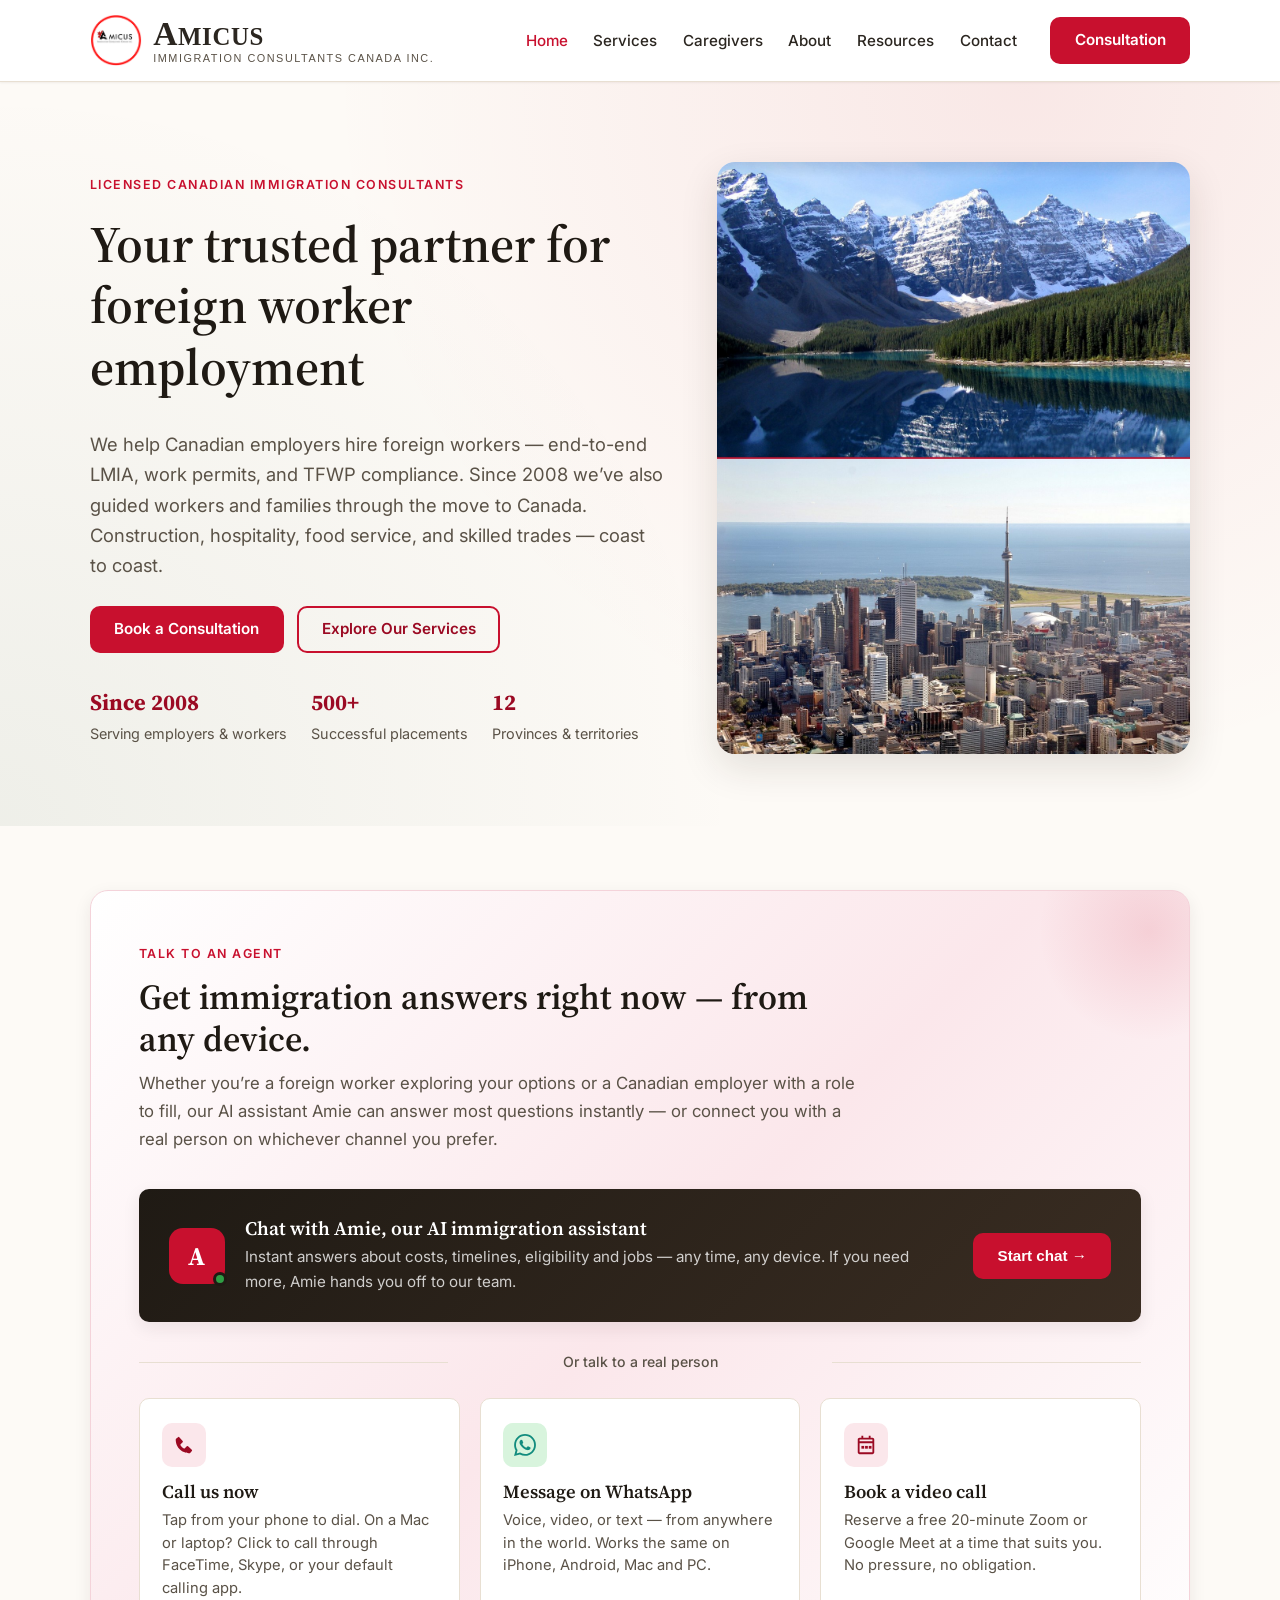
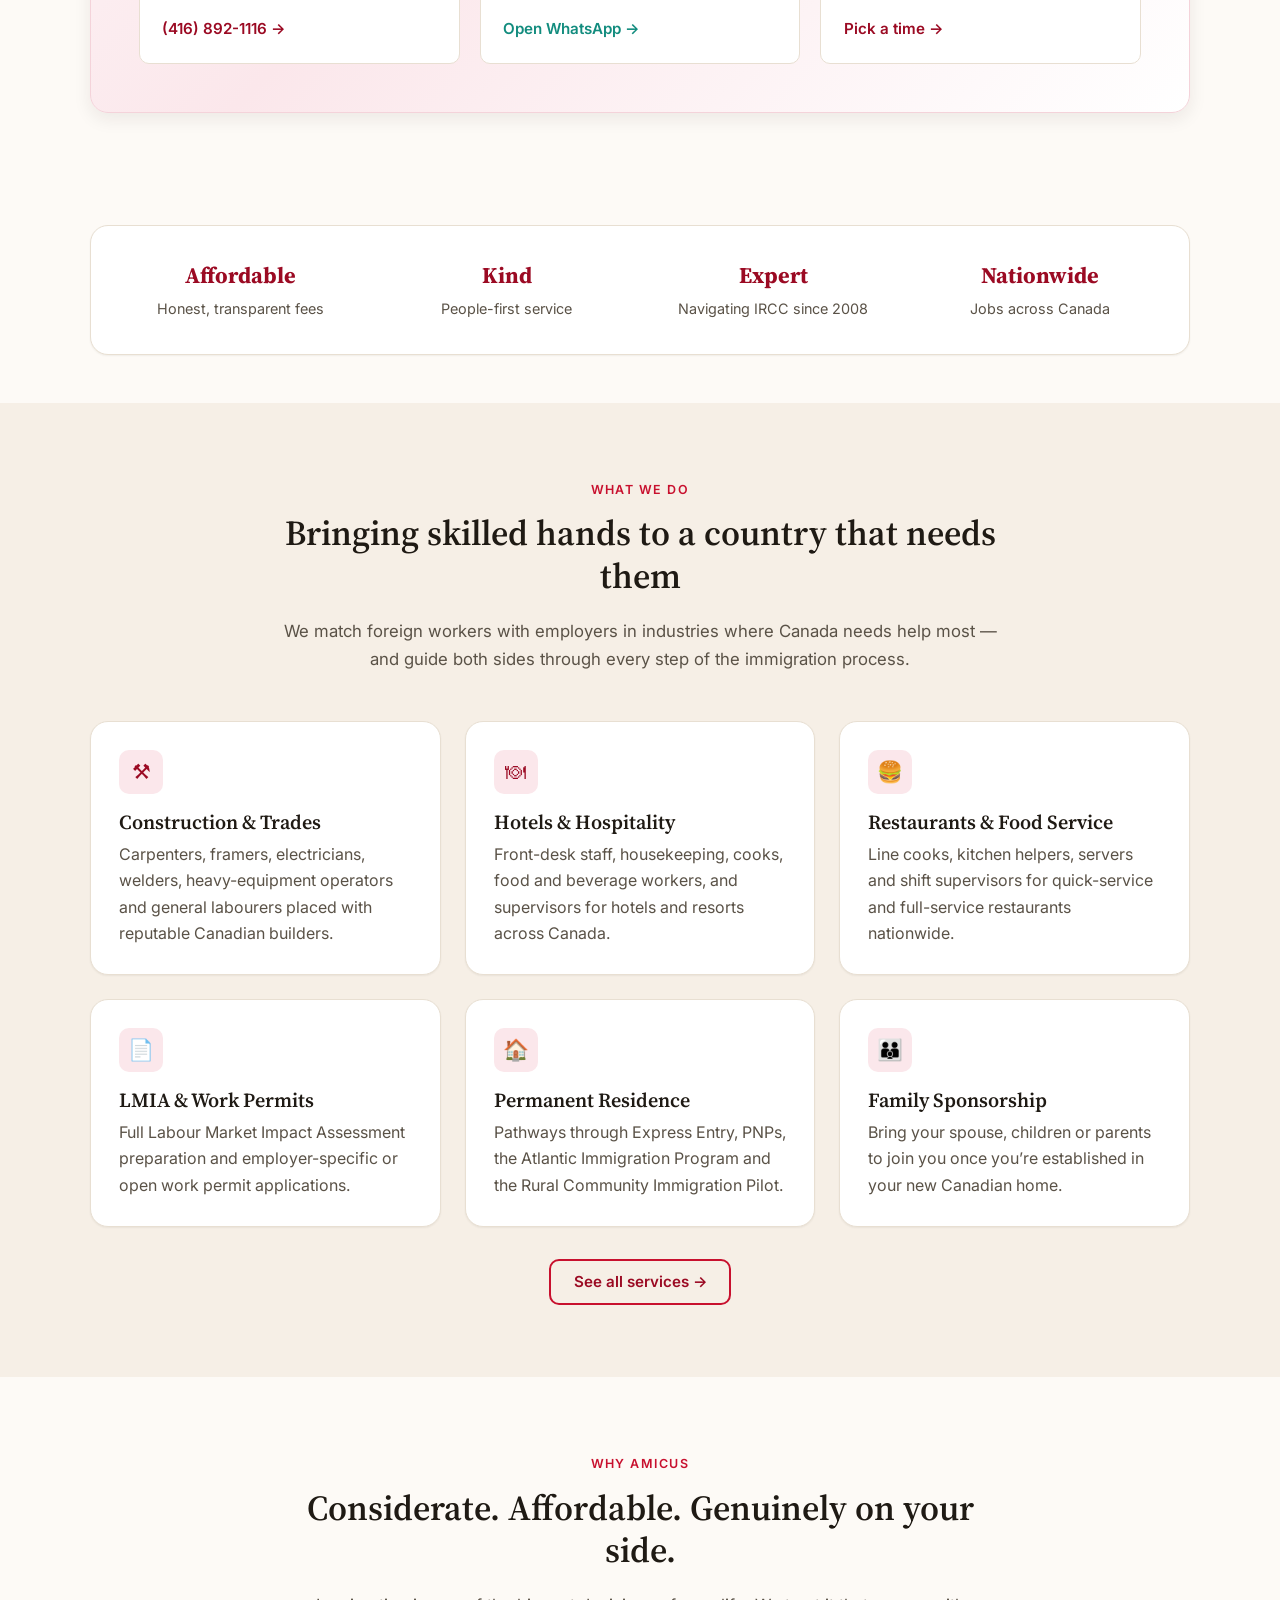
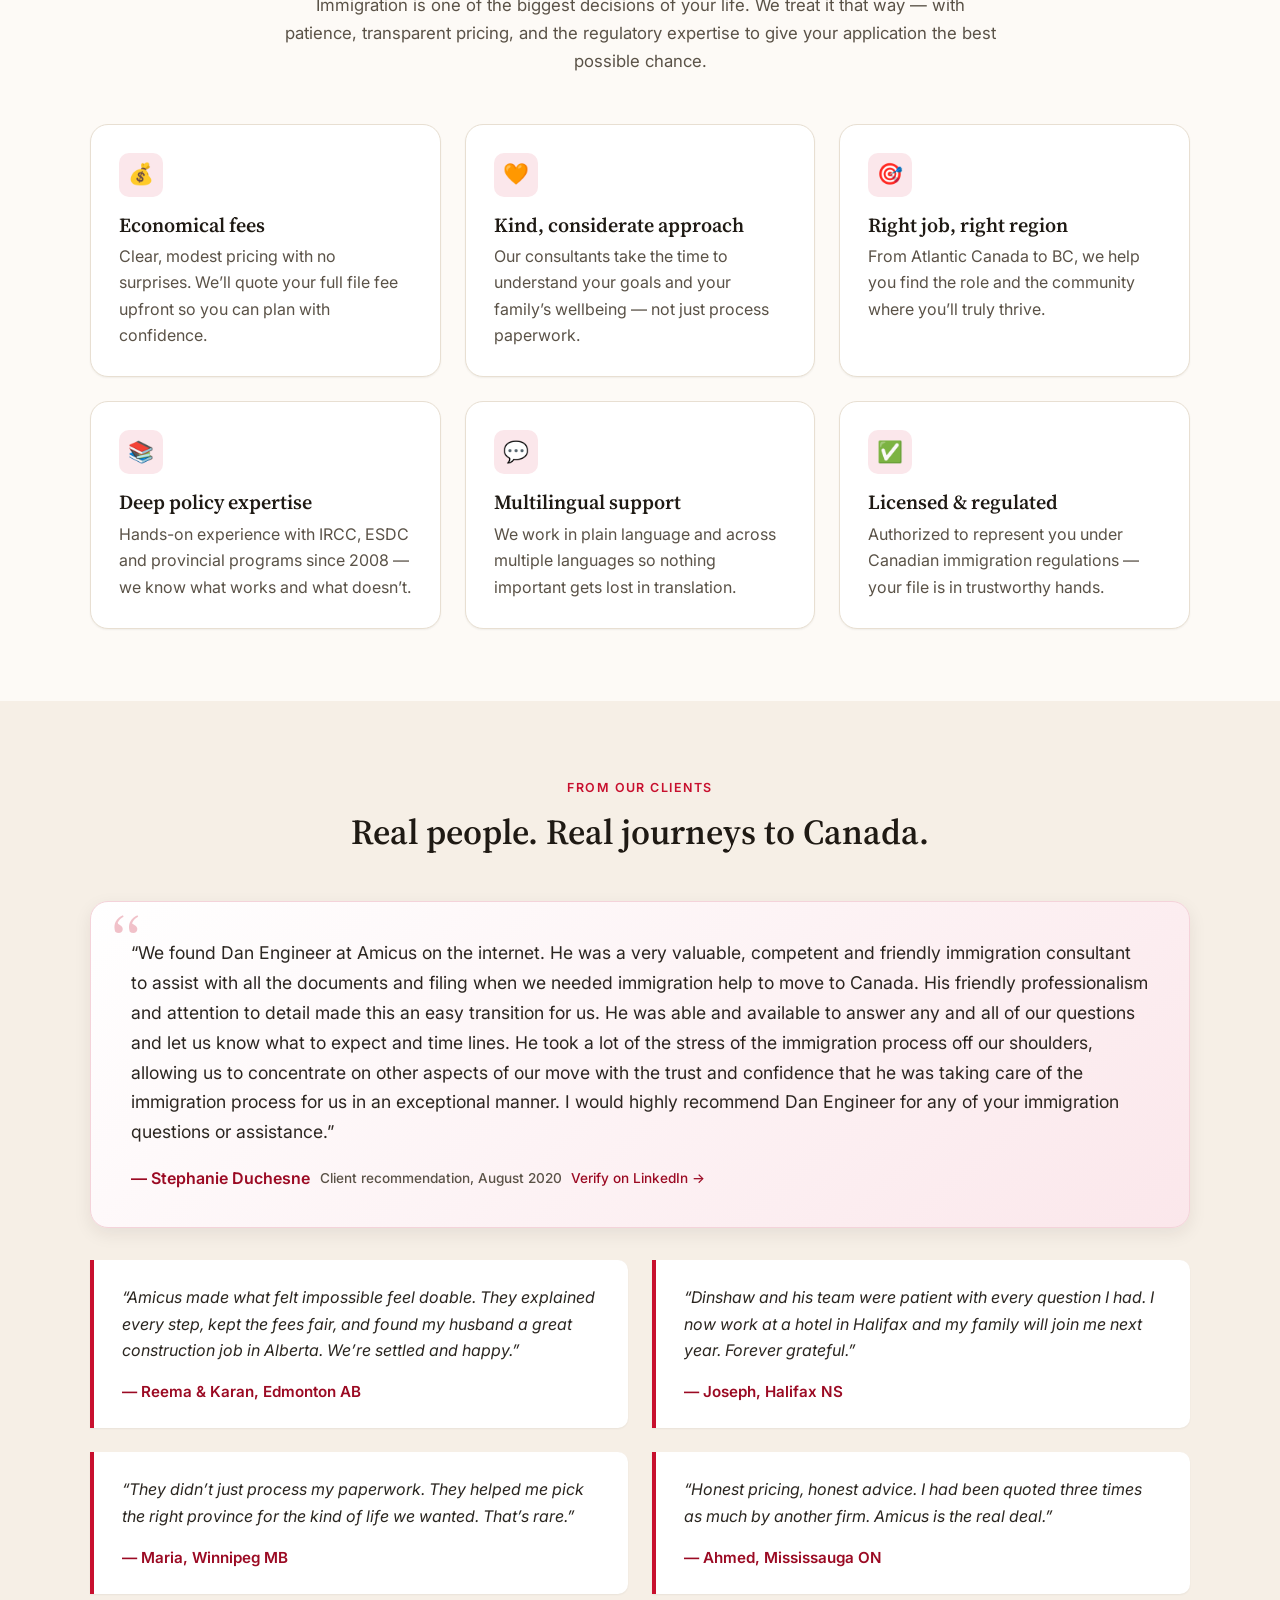
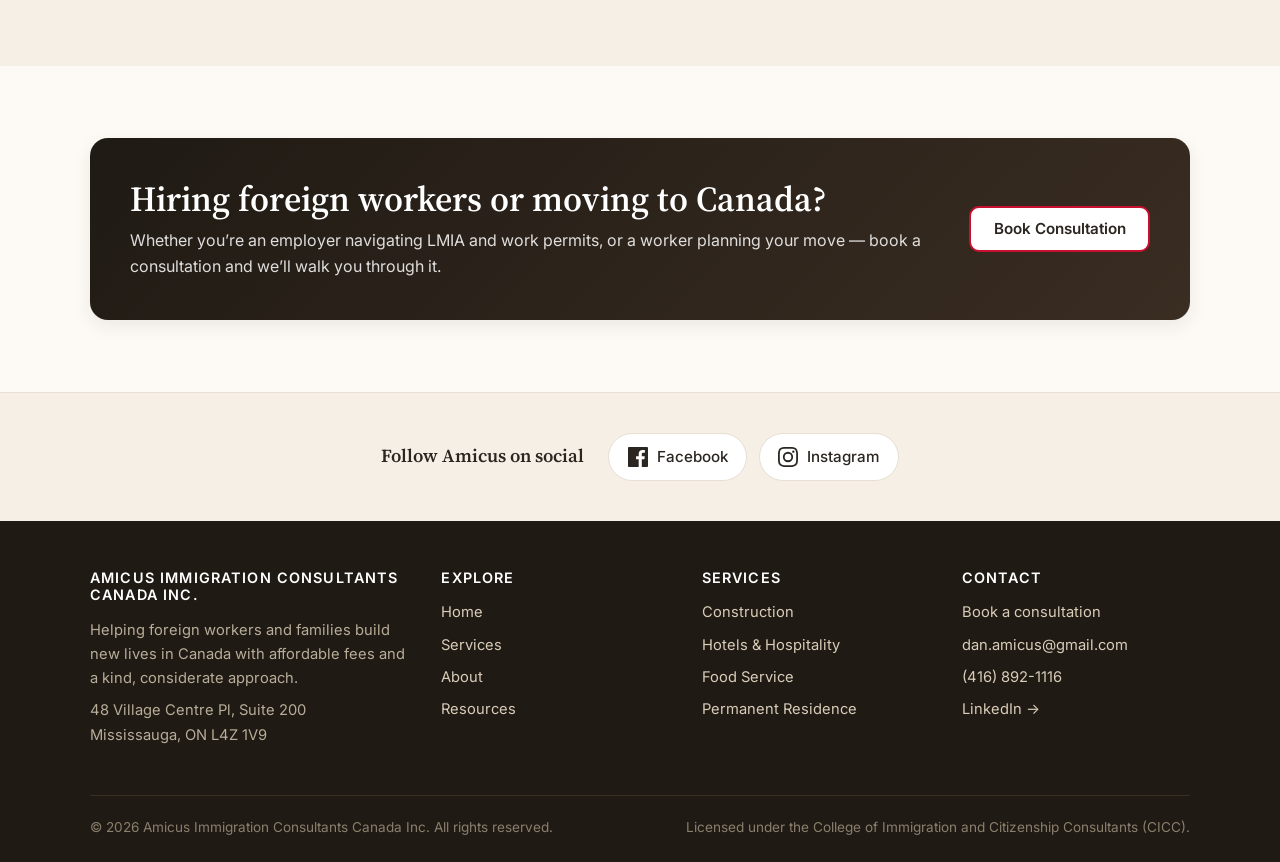
<file: index.html>
<!DOCTYPE html>
<html lang="en">
<head>
  <meta charset="UTF-8" />
  <meta name="viewport" content="width=device-width, initial-scale=1.0" />

  <!-- Primary SEO -->
  <title>Canadian Immigration Consultants in Mississauga | Amicus Immigration</title>
  <meta name="description" content="Mississauga RCIC helping Canadian employers hire foreign workers via LMIA, TFWP, and work permits. Construction, hospitality, trades. Since 2008." />
  <meta name="keywords" content="LMIA consultant Canada, hire foreign workers Ontario, Canadian employer immigration, TFWP compliance, LMIA Mississauga, labour shortage solutions, foreign worker recruitment Canada, work permit sponsorship, construction worker LMIA, hospitality worker LMIA, restaurant worker LMIA, RCIC Mississauga, Canadian immigration consultant, immigrate to Canada, Express Entry Canada, PNP nominee" />
  <meta name="author" content="Amicus Immigration Consultants Canada Inc." />
  <meta name="robots" content="index, follow, max-image-preview:large" />
  <meta name="theme-color" content="#c8102e" />
  <link rel="canonical" href="https://amicusimmigration.ca/" />

  <!-- Favicon -->
  <link rel="icon" type="image/png" href="favicon.png" />
  <link rel="alternate icon" type="image/x-icon" href="favicon-32.png" />
  <link rel="apple-touch-icon" href="favicon.png" />

  <!-- Open Graph / Facebook / LinkedIn -->
  <meta property="og:type" content="website" />
  <meta property="og:site_name" content="Amicus Immigration Consultants Canada Inc." />
  <meta property="og:title" content="Canadian Immigration Consultants in Mississauga | Amicus Immigration" />
  <meta property="og:description" content="Helping foreign workers and families move to Canada for construction, hospitality, food service and trades since 2008. Affordable, kind, RCIC-licensed." />
  <meta property="og:url" content="https://amicusimmigration.ca/" />
  <meta property="og:image" content="https://amicusimmigration.ca/images/og-image.png" />
  <meta property="og:image:width" content="1200" />
  <meta property="og:image:height" content="630" />
  <meta property="og:locale" content="en_CA" />

  <!-- Twitter / X -->
  <meta name="twitter:card" content="summary_large_image" />
  <meta name="twitter:title" content="Canadian Immigration Consultants in Mississauga | Amicus" />
  <meta name="twitter:description" content="Helping foreign workers and families move to Canada since 2008. Affordable, kind, RCIC-licensed." />
  <meta name="twitter:image" content="https://amicusimmigration.ca/images/og-image.png" />

  <!-- Fonts + styles -->
  <link rel="preconnect" href="https://fonts.googleapis.com" />
  <link rel="preconnect" href="https://fonts.gstatic.com" crossorigin />
  <link href="https://fonts.googleapis.com/css2?family=Inter:wght@400;500;600;700&family=Source+Serif+Pro:wght@400;600;700&display=swap" rel="stylesheet" />
  <link rel="stylesheet" href="css/styles.css" />

  <!-- Structured data: LocalBusiness / ProfessionalService -->
  <script type="application/ld+json">
  {
    "@context": "https://schema.org",
    "@type": "ProfessionalService",
    "@id": "https://amicusimmigration.ca/#organization",
    "name": "Amicus Immigration Consultants Canada Inc.",
    "alternateName": "Amicus Immigration",
    "description": "Mississauga-based Registered Canadian Immigration Consultants (RCIC) helping foreign workers and families move to Canada for construction, hospitality, food service and trades since 2008.",
    "url": "https://amicusimmigration.ca/",
    "logo": "https://amicusimmigration.ca/favicon.png",
    "image": "https://amicusimmigration.ca/images/og-image.png",
    "telephone": "+1-416-892-1116",
    "email": "dan.amicus@gmail.com",
    "foundingDate": "2008",
    "priceRange": "$$",
    "founder": {
      "@type": "Person",
      "name": "Dinshaw Engineer",
      "alternateName": "Dan Engineer",
      "jobTitle": "Registered Canadian Immigration Consultant (RCIC)",
      "sameAs": "https://www.linkedin.com/in/dan-engineer-rcic-58130929/"
    },
    "address": {
      "@type": "PostalAddress",
      "streetAddress": "48 Village Centre Place, Suite 200",
      "addressLocality": "Mississauga",
      "addressRegion": "ON",
      "postalCode": "L4Z 1V9",
      "addressCountry": "CA"
    },
    "geo": {
      "@type": "GeoCoordinates",
      "latitude": 43.5890,
      "longitude": -79.6441
    },
    "openingHoursSpecification": [{
      "@type": "OpeningHoursSpecification",
      "dayOfWeek": ["Monday", "Tuesday", "Wednesday", "Thursday", "Friday"],
      "opens": "09:00",
      "closes": "18:00"
    }],
    "areaServed": {
      "@type": "Country",
      "name": "Canada"
    },
    "sameAs": [
      "https://www.linkedin.com/in/dan-engineer-rcic-58130929/",
      "https://www.facebook.com/dan.amicus/",
      "https://www.instagram.com/amicus_immigration_canada"
    ],
    "hasOfferCatalog": {
      "@type": "OfferCatalog",
      "name": "Immigration Services",
      "itemListElement": [
        {"@type": "Offer", "itemOffered": {"@type": "Service", "name": "Construction & Skilled Trades Worker Immigration", "serviceType": "Immigration consulting"}},
        {"@type": "Offer", "itemOffered": {"@type": "Service", "name": "Hotel & Hospitality Worker Immigration", "serviceType": "Immigration consulting"}},
        {"@type": "Offer", "itemOffered": {"@type": "Service", "name": "Restaurant & Food Service Worker Immigration", "serviceType": "Immigration consulting"}},
        {"@type": "Offer", "itemOffered": {"@type": "Service", "name": "LMIA Preparation & Work Permits", "serviceType": "Immigration consulting"}},
        {"@type": "Offer", "itemOffered": {"@type": "Service", "name": "Express Entry & Permanent Residence", "serviceType": "Immigration consulting"}},
        {"@type": "Offer", "itemOffered": {"@type": "Service", "name": "Provincial Nominee Programs (PNP)", "serviceType": "Immigration consulting"}},
        {"@type": "Offer", "itemOffered": {"@type": "Service", "name": "Family Sponsorship", "serviceType": "Immigration consulting"}}
      ]
    },
    "review": {
      "@type": "Review",
      "reviewRating": {"@type": "Rating", "ratingValue": "5", "bestRating": "5"},
      "author": {"@type": "Person", "name": "Stephanie Duchesne"},
      "datePublished": "2020-08-24",
      "reviewBody": "Dan was a very valuable, competent and friendly immigration consultant. His professionalism and attention to detail made our transition easy. He took the stress of the immigration process off our shoulders. I would highly recommend Dan Engineer for any of your immigration questions or assistance."
    }
  }
  </script>
</head>
<body>
  <!-- Header -->
  <header class="site-header">
    <div class="container">
      <a href="index.html" class="brand" aria-label="Amicus Immigration Consultants Canada Inc. — Home">
        <img class="brand-mark" src="images/amicus-logo.png" alt="" width="52" height="52" />
        <span class="brand-text">
          <span class="brand-wordmark"><span class="brand-A">A</span><span class="brand-micus">MICUS</span></span>
          <span class="brand-tag">Immigration Consultants Canada Inc.</span>
        </span>
      </a>
      <button class="nav-toggle" aria-label="Toggle navigation" aria-expanded="false">&#9776;</button>
      <nav class="nav" aria-label="Primary">
        <a href="index.html">Home</a>
        <a href="services.html">Services</a>
        <a href="caregivers.html">Caregivers</a>
        <a href="about.html">About</a>
        <a href="resources.html">Resources</a>
        <a href="contact.html">Contact</a>
        <a href="contact.html" class="btn btn-primary">Consultation</a>
      </nav>
    </div>
  </header>

  <!-- Hero -->
  <section class="hero">
    <div class="container hero-grid">
      <div>
        <span class="eyebrow">Licensed Canadian Immigration Consultants</span>
        <h1>Your trusted partner for foreign worker employment</h1>
        <p class="lead">We help Canadian employers hire foreign workers — end-to-end LMIA, work permits, and TFWP compliance. Since 2008 we&rsquo;ve also guided workers and families through the move to Canada. Construction, hospitality, food service, and skilled trades — coast to coast.</p>
        <div class="hero-cta">
          <a href="contact.html" class="btn btn-primary">Book a Consultation</a>
          <a href="services.html" class="btn btn-outline">Explore Our Services</a>
        </div>
        <div class="hero-trust">
          <span><strong>Since 2008</strong>Serving employers &amp; workers</span>
          <span><strong>500+</strong>Successful placements</span>
          <span><strong>12</strong>Provinces &amp; territories</span>
        </div>
      </div>
      <div class="hero-visual" aria-hidden="true">
        <img src="images/canada-hero.jpg" alt="" width="1200" height="1500" loading="eager" />
      </div>
    </div>
  </section>

  <!-- Talk to an agent -->
  <section class="talk-to-agent">
    <div class="container">
      <div class="talk-card">
        <div class="talk-card-intro">
          <span class="eyebrow">Talk to an agent</span>
          <h2>Get immigration answers right now &mdash; from any device.</h2>
          <p>Whether you&rsquo;re a foreign worker exploring your options or a Canadian employer with a role to fill, our AI assistant Amie can answer most questions instantly &mdash; or connect you with a real person on whichever channel you prefer.</p>
        </div>

        <!-- AI primary -->
        <div class="talk-ai-row">
          <div class="talk-ai-avatar" aria-hidden="true">A</div>
          <div class="talk-ai-text">
            <h3>Chat with Amie, our AI immigration assistant</h3>
            <p>Instant answers about costs, timelines, eligibility and jobs &mdash; any time, any device. If you need more, Amie hands you off to our team.</p>
          </div>
          <button type="button" class="btn btn-primary talk-ai-start" data-chat-start>Start chat &rarr;</button>
        </div>

        <!-- The chat panel itself (hidden until activated) -->
        <div class="ai-chat" id="ai-chat" hidden role="region" aria-label="AI chat with Amie">
          <div class="ai-chat-header">
            <div class="ai-chat-avatar" aria-hidden="true">A</div>
            <div>
              <strong>Amie</strong>
              <span class="ai-chat-status">AI assistant &middot; Online</span>
            </div>
            <button type="button" class="ai-chat-close" data-chat-close aria-label="Close chat">&times;</button>
          </div>
          <div class="ai-chat-body" aria-live="polite"></div>
          <div class="ai-chat-suggestions" aria-label="Suggested questions"></div>
          <form class="ai-chat-form" autocomplete="off">
            <input type="text" placeholder="Ask Amie anything about immigrating to Canada&hellip;" aria-label="Your message" />
            <button type="submit" aria-label="Send message">&uarr;</button>
          </form>
          <div class="ai-chat-disclosure">Amie is an automated assistant. For complex situations a real consultant will help &mdash; just ask.</div>
        </div>

        <div class="talk-divider"><span>Or talk to a real person</span></div>

        <div class="talk-options">
          <a class="talk-option talk-option--call" href="tel:+14168921116">
            <div class="talk-option-icon" aria-hidden="true">
              <svg viewBox="0 0 24 24" fill="currentColor"><path d="M20.487 17.14l-4.065-3.696a1 1 0 0 0-1.391.043l-2.393 2.461c-.576-.11-1.734-.471-2.926-1.66-1.192-1.193-1.553-2.354-1.66-2.926l2.459-2.394a1 1 0 0 0 .043-1.391L6.859 3.513a1 1 0 0 0-1.391-.087l-2.17 1.861a1 1 0 0 0-.29.649c-.015.25-.301 6.172 4.291 10.766C11.305 20.707 16.323 21 17.705 21c.202 0 .326-.006.359-.008a.992.992 0 0 0 .648-.291l1.86-2.171a.999.999 0 0 0-.085-1.39z"/></svg>
            </div>
            <h3>Call us now</h3>
            <p>Tap from your phone to dial. On a Mac or laptop? Click to call through FaceTime, Skype, or your default calling app.</p>
            <span class="talk-option-cta">(416) 892-1116 &rarr;</span>
          </a>

          <a class="talk-option talk-option--whatsapp" href="https://wa.me/14168921116?text=Hi%20Amicus%2C%20I%27d%20like%20to%20talk%20about%20immigrating%20to%20Canada." target="_blank" rel="noopener">
            <div class="talk-option-icon" aria-hidden="true">
              <svg viewBox="0 0 24 24" fill="currentColor"><path d="M.057 24l1.687-6.163c-1.041-1.804-1.588-3.849-1.587-5.946.003-6.556 5.338-11.891 11.893-11.891 3.181.001 6.167 1.24 8.413 3.488 2.245 2.248 3.481 5.236 3.48 8.414-.003 6.557-5.338 11.892-11.893 11.892-1.99-.001-3.951-.5-5.688-1.448l-6.305 1.654zm6.597-3.807c1.676.995 3.276 1.591 5.392 1.592 5.448 0 9.886-4.434 9.889-9.885.002-5.462-4.415-9.89-9.881-9.892-5.452 0-9.887 4.434-9.889 9.884-.001 2.225.651 3.891 1.746 5.634l-.999 3.648 3.742-.981zm11.387-5.464c-.074-.124-.272-.198-.57-.347-.297-.149-1.758-.868-2.031-.967-.272-.099-.47-.149-.669.149-.198.297-.768.967-.941 1.165-.173.198-.347.223-.644.074-.297-.149-1.255-.462-2.39-1.475-.883-.788-1.48-1.761-1.653-2.059-.173-.297-.018-.458.13-.606.134-.133.297-.347.446-.521.151-.172.2-.296.3-.495.099-.198.05-.372-.025-.521-.075-.148-.669-1.611-.916-2.206-.242-.579-.487-.501-.669-.51l-.57-.01c-.198 0-.52.074-.792.372s-1.04 1.016-1.04 2.479 1.065 2.876 1.213 3.074c.149.198 2.095 3.2 5.076 4.487.709.306 1.263.489 1.694.626.712.226 1.36.194 1.872.118.571-.085 1.758-.719 2.006-1.413.248-.695.248-1.29.173-1.414z"/></svg>
            </div>
            <h3>Message on WhatsApp</h3>
            <p>Voice, video, or text &mdash; from anywhere in the world. Works the same on iPhone, Android, Mac and PC.</p>
            <span class="talk-option-cta">Open WhatsApp &rarr;</span>
          </a>

          <a class="talk-option talk-option--book" href="contact.html">
            <div class="talk-option-icon" aria-hidden="true">
              <svg viewBox="0 0 24 24" fill="currentColor"><path d="M19 4h-2V2h-2v2H9V2H7v2H5c-1.1 0-2 .9-2 2v14c0 1.1.9 2 2 2h14c1.1 0 2-.9 2-2V6c0-1.1-.9-2-2-2zm0 16H5V10h14v10zm0-12H5V6h14v2z"/><rect x="7" y="13" width="3" height="3"/><rect x="11" y="13" width="3" height="3"/><rect x="15" y="13" width="3" height="3"/></svg>
            </div>
            <h3>Book a video call</h3>
            <p>Reserve a free 20-minute Zoom or Google Meet at a time that suits you. No pressure, no obligation.</p>
            <span class="talk-option-cta">Pick a time &rarr;</span>
          </a>
        </div>
      </div>
    </div>
  </section>

  <!-- Value strip -->
  <section class="section section--tight">
    <div class="container">
      <div class="values">
        <div class="value"><strong>Affordable</strong><span>Honest, transparent fees</span></div>
        <div class="value"><strong>Kind</strong><span>People-first service</span></div>
        <div class="value"><strong>Expert</strong><span>Navigating IRCC since 2008</span></div>
        <div class="value"><strong>Nationwide</strong><span>Jobs across Canada</span></div>
      </div>
    </div>
  </section>

  <!-- Services -->
  <section class="section section--alt">
    <div class="container">
      <div class="section-header">
        <span class="eyebrow">What We Do</span>
        <h2>Bringing skilled hands to a country that needs them</h2>
        <p>We match foreign workers with employers in industries where Canada needs help most — and guide both sides through every step of the immigration process.</p>
      </div>
      <div class="grid grid-3">
        <div class="card">
          <div class="icon">&#9874;</div>
          <h3>Construction &amp; Trades</h3>
          <p>Carpenters, framers, electricians, welders, heavy-equipment operators and general labourers placed with reputable Canadian builders.</p>
        </div>
        <div class="card">
          <div class="icon">&#127869;</div>
          <h3>Hotels &amp; Hospitality</h3>
          <p>Front-desk staff, housekeeping, cooks, food and beverage workers, and supervisors for hotels and resorts across Canada.</p>
        </div>
        <div class="card">
          <div class="icon">&#127828;</div>
          <h3>Restaurants &amp; Food Service</h3>
          <p>Line cooks, kitchen helpers, servers and shift supervisors for quick-service and full-service restaurants nationwide.</p>
        </div>
        <div class="card">
          <div class="icon">&#128196;</div>
          <h3>LMIA &amp; Work Permits</h3>
          <p>Full Labour Market Impact Assessment preparation and employer-specific or open work permit applications.</p>
        </div>
        <div class="card">
          <div class="icon">&#127968;</div>
          <h3>Permanent Residence</h3>
          <p>Pathways through Express Entry, PNPs, the Atlantic Immigration Program and the Rural Community Immigration Pilot.</p>
        </div>
        <div class="card">
          <div class="icon">&#128106;</div>
          <h3>Family Sponsorship</h3>
          <p>Bring your spouse, children or parents to join you once you&rsquo;re established in your new Canadian home.</p>
        </div>
      </div>
      <div class="text-center mt-2">
        <a href="services.html" class="btn btn-outline">See all services &rarr;</a>
      </div>
    </div>
  </section>

  <!-- Why choose us -->
  <section class="section">
    <div class="container">
      <div class="section-header">
        <span class="eyebrow">Why Amicus</span>
        <h2>Considerate. Affordable. Genuinely on your side.</h2>
        <p>Immigration is one of the biggest decisions of your life. We treat it that way — with patience, transparent pricing, and the regulatory expertise to give your application the best possible chance.</p>
      </div>
      <div class="grid grid-3">
        <div class="card">
          <div class="icon">&#128176;</div>
          <h3>Economical fees</h3>
          <p>Clear, modest pricing with no surprises. We&rsquo;ll quote your full file fee upfront so you can plan with confidence.</p>
        </div>
        <div class="card">
          <div class="icon">&#129505;</div>
          <h3>Kind, considerate approach</h3>
          <p>Our consultants take the time to understand your goals and your family&rsquo;s wellbeing — not just process paperwork.</p>
        </div>
        <div class="card">
          <div class="icon">&#127919;</div>
          <h3>Right job, right region</h3>
          <p>From Atlantic Canada to BC, we help you find the role and the community where you&rsquo;ll truly thrive.</p>
        </div>
        <div class="card">
          <div class="icon">&#128218;</div>
          <h3>Deep policy expertise</h3>
          <p>Hands-on experience with IRCC, ESDC and provincial programs since 2008 — we know what works and what doesn&rsquo;t.</p>
        </div>
        <div class="card">
          <div class="icon">&#128172;</div>
          <h3>Multilingual support</h3>
          <p>We work in plain language and across multiple languages so nothing important gets lost in translation.</p>
        </div>
        <div class="card">
          <div class="icon">&#9989;</div>
          <h3>Licensed &amp; regulated</h3>
          <p>Authorized to represent you under Canadian immigration regulations — your file is in trustworthy hands.</p>
        </div>
      </div>
    </div>
  </section>

  <!-- Testimonials -->
  <section class="section section--alt">
    <div class="container">
      <div class="section-header">
        <span class="eyebrow">From Our Clients</span>
        <h2>Real people. Real journeys to Canada.</h2>
      </div>

      <div class="quote quote--featured">
        <p>&ldquo;We found Dan Engineer at Amicus on the internet. He was a very valuable, competent and friendly immigration consultant to assist with all the documents and filing when we needed immigration help to move to Canada. His friendly professionalism and attention to detail made this an easy transition for us. He was able and available to answer any and all of our questions and let us know what to expect and time lines. He took a lot of the stress of the immigration process off our shoulders, allowing us to concentrate on other aspects of our move with the trust and confidence that he was taking care of the immigration process for us in an exceptional manner. I would highly recommend Dan Engineer for any of your immigration questions or assistance.&rdquo;</p>
        <cite>
          — Stephanie Duchesne
          <span class="verified">Client recommendation, August 2020</span>
          <a href="https://www.linkedin.com/in/dan-engineer-rcic-58130929/" target="_blank" rel="noopener">Verify on LinkedIn &rarr;</a>
        </cite>
      </div>

      <div class="grid grid-2">
        <div class="quote">
          <p>&ldquo;Amicus made what felt impossible feel doable. They explained every step, kept the fees fair, and found my husband a great construction job in Alberta. We&rsquo;re settled and happy.&rdquo;</p>
          <cite>— Reema &amp; Karan, Edmonton AB</cite>
        </div>
        <div class="quote">
          <p>&ldquo;Dinshaw and his team were patient with every question I had. I now work at a hotel in Halifax and my family will join me next year. Forever grateful.&rdquo;</p>
          <cite>— Joseph, Halifax NS</cite>
        </div>
        <div class="quote">
          <p>&ldquo;They didn&rsquo;t just process my paperwork. They helped me pick the right province for the kind of life we wanted. That&rsquo;s rare.&rdquo;</p>
          <cite>— Maria, Winnipeg MB</cite>
        </div>
        <div class="quote">
          <p>&ldquo;Honest pricing, honest advice. I had been quoted three times as much by another firm. Amicus is the real deal.&rdquo;</p>
          <cite>— Ahmed, Mississauga ON</cite>
        </div>
      </div>
    </div>
  </section>

  <!-- CTA -->
  <section class="section">
    <div class="container">
      <div class="cta-banner">
        <div>
          <h2>Hiring foreign workers or moving to Canada?</h2>
          <p>Whether you&rsquo;re an employer navigating LMIA and work permits, or a worker planning your move — book a consultation and we&rsquo;ll walk you through it.</p>
        </div>
        <a href="contact.html" class="btn btn-light">Book Consultation</a>
      </div>
    </div>
  </section>

  <!-- Social -->
  <section class="social-strip">
    <div class="container">
      <span class="social-strip-label">Follow Amicus on social</span>
      <div class="social-links">
        <a class="social-link social-link--facebook" href="https://www.facebook.com/dan.amicus/" target="_blank" rel="noopener" aria-label="Amicus Immigration on Facebook">
          <svg viewBox="0 0 24 24" fill="currentColor" aria-hidden="true"><path d="M22.675 0H1.325C.593 0 0 .593 0 1.325v21.351C0 23.408.593 24 1.325 24H12.82v-9.294H9.692v-3.622h3.128V8.413c0-3.1 1.894-4.788 4.659-4.788 1.325 0 2.463.099 2.795.143v3.24l-1.918.001c-1.504 0-1.795.715-1.795 1.763v2.313h3.587l-.467 3.622h-3.12V24h6.116c.73 0 1.323-.593 1.323-1.325V1.325C24 .593 23.408 0 22.675 0z"/></svg>
          <span>Facebook</span>
        </a>
        <a class="social-link social-link--instagram" href="https://www.instagram.com/amicus_immigration_canada" target="_blank" rel="noopener" aria-label="Amicus Immigration on Instagram">
          <svg viewBox="0 0 24 24" fill="currentColor" aria-hidden="true"><path d="M12 2.163c3.204 0 3.584.012 4.85.07 3.252.148 4.771 1.691 4.919 4.919.058 1.265.069 1.645.069 4.849 0 3.205-.012 3.584-.069 4.849-.149 3.225-1.664 4.771-4.919 4.919-1.266.058-1.644.07-4.85.07-3.204 0-3.584-.012-4.849-.07-3.26-.149-4.771-1.699-4.919-4.92-.058-1.265-.07-1.644-.07-4.849 0-3.204.013-3.583.07-4.849.149-3.227 1.664-4.771 4.919-4.919 1.266-.057 1.645-.069 4.849-.069zM12 0C8.741 0 8.333.014 7.053.072 2.695.272.273 2.69.073 7.052.014 8.333 0 8.741 0 12c0 3.259.014 3.668.072 4.948.2 4.358 2.618 6.78 6.98 6.98C8.333 23.986 8.741 24 12 24c3.259 0 3.668-.014 4.948-.072 4.354-.2 6.782-2.618 6.979-6.98.059-1.28.073-1.689.073-4.948 0-3.259-.014-3.667-.072-4.947-.196-4.354-2.617-6.78-6.979-6.98C15.668.014 15.259 0 12 0zm0 5.838a6.162 6.162 0 100 12.324 6.162 6.162 0 000-12.324zM12 16a4 4 0 110-8 4 4 0 010 8zm6.406-11.845a1.44 1.44 0 100 2.881 1.44 1.44 0 000-2.881z"/></svg>
          <span>Instagram</span>
        </a>
      </div>
    </div>
  </section>

  <!-- Footer -->
  <footer class="site-footer">
    <div class="container">
      <div class="footer-grid">
        <div>
          <h4>Amicus Immigration Consultants Canada Inc.</h4>
          <p>Helping foreign workers and families build new lives in Canada with affordable fees and a kind, considerate approach.</p>
          <p>48 Village Centre Pl, Suite 200<br/>Mississauga, ON L4Z 1V9</p>
        </div>
        <div>
          <h4>Explore</h4>
          <p><a href="index.html">Home</a></p>
          <p><a href="services.html">Services</a></p>
          <p><a href="about.html">About</a></p>
          <p><a href="resources.html">Resources</a></p>
        </div>
        <div>
          <h4>Services</h4>
          <p><a href="services.html#construction">Construction</a></p>
          <p><a href="services.html#hospitality">Hotels &amp; Hospitality</a></p>
          <p><a href="services.html#foodservice">Food Service</a></p>
          <p><a href="services.html#pr">Permanent Residence</a></p>
        </div>
        <div>
          <h4>Contact</h4>
          <p><a href="contact.html">Book a consultation</a></p>
          <p><a href="mailto:dan.amicus@gmail.com">dan.amicus@gmail.com</a></p>
          <p><a href="tel:+14168921116">(416) 892-1116</a></p>
          <p><a href="https://www.linkedin.com/in/dan-engineer-rcic-58130929/" target="_blank" rel="noopener">LinkedIn &rarr;</a></p>
        </div>
      </div>
      <div class="footer-bottom">
        <span>&copy; <span id="year"></span> Amicus Immigration Consultants Canada Inc. All rights reserved.</span>
        <span>Licensed under the College of Immigration and Citizenship Consultants (CICC).</span>
      </div>
    </div>
  </footer>

  <script src="js/main.js"></script>
  <script src="js/chatbot.js"></script>
</body>
</html>
</file>
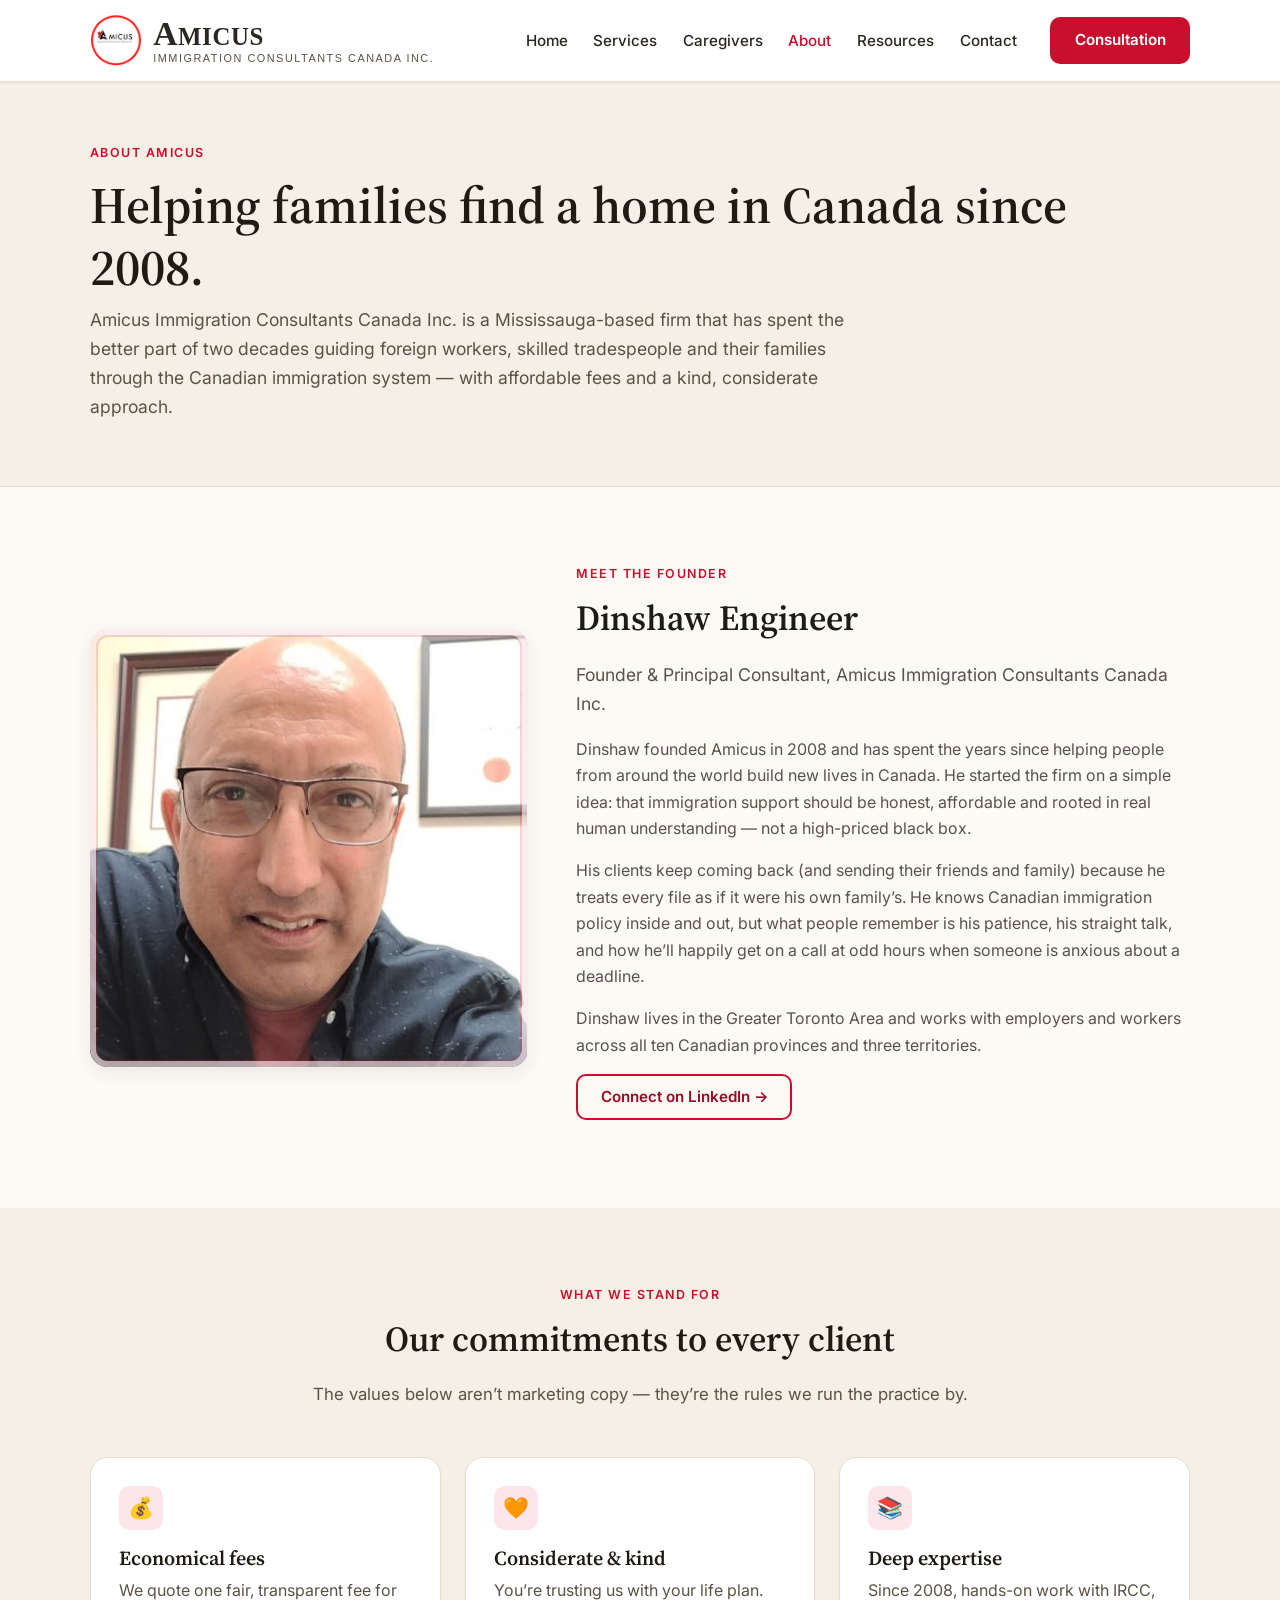
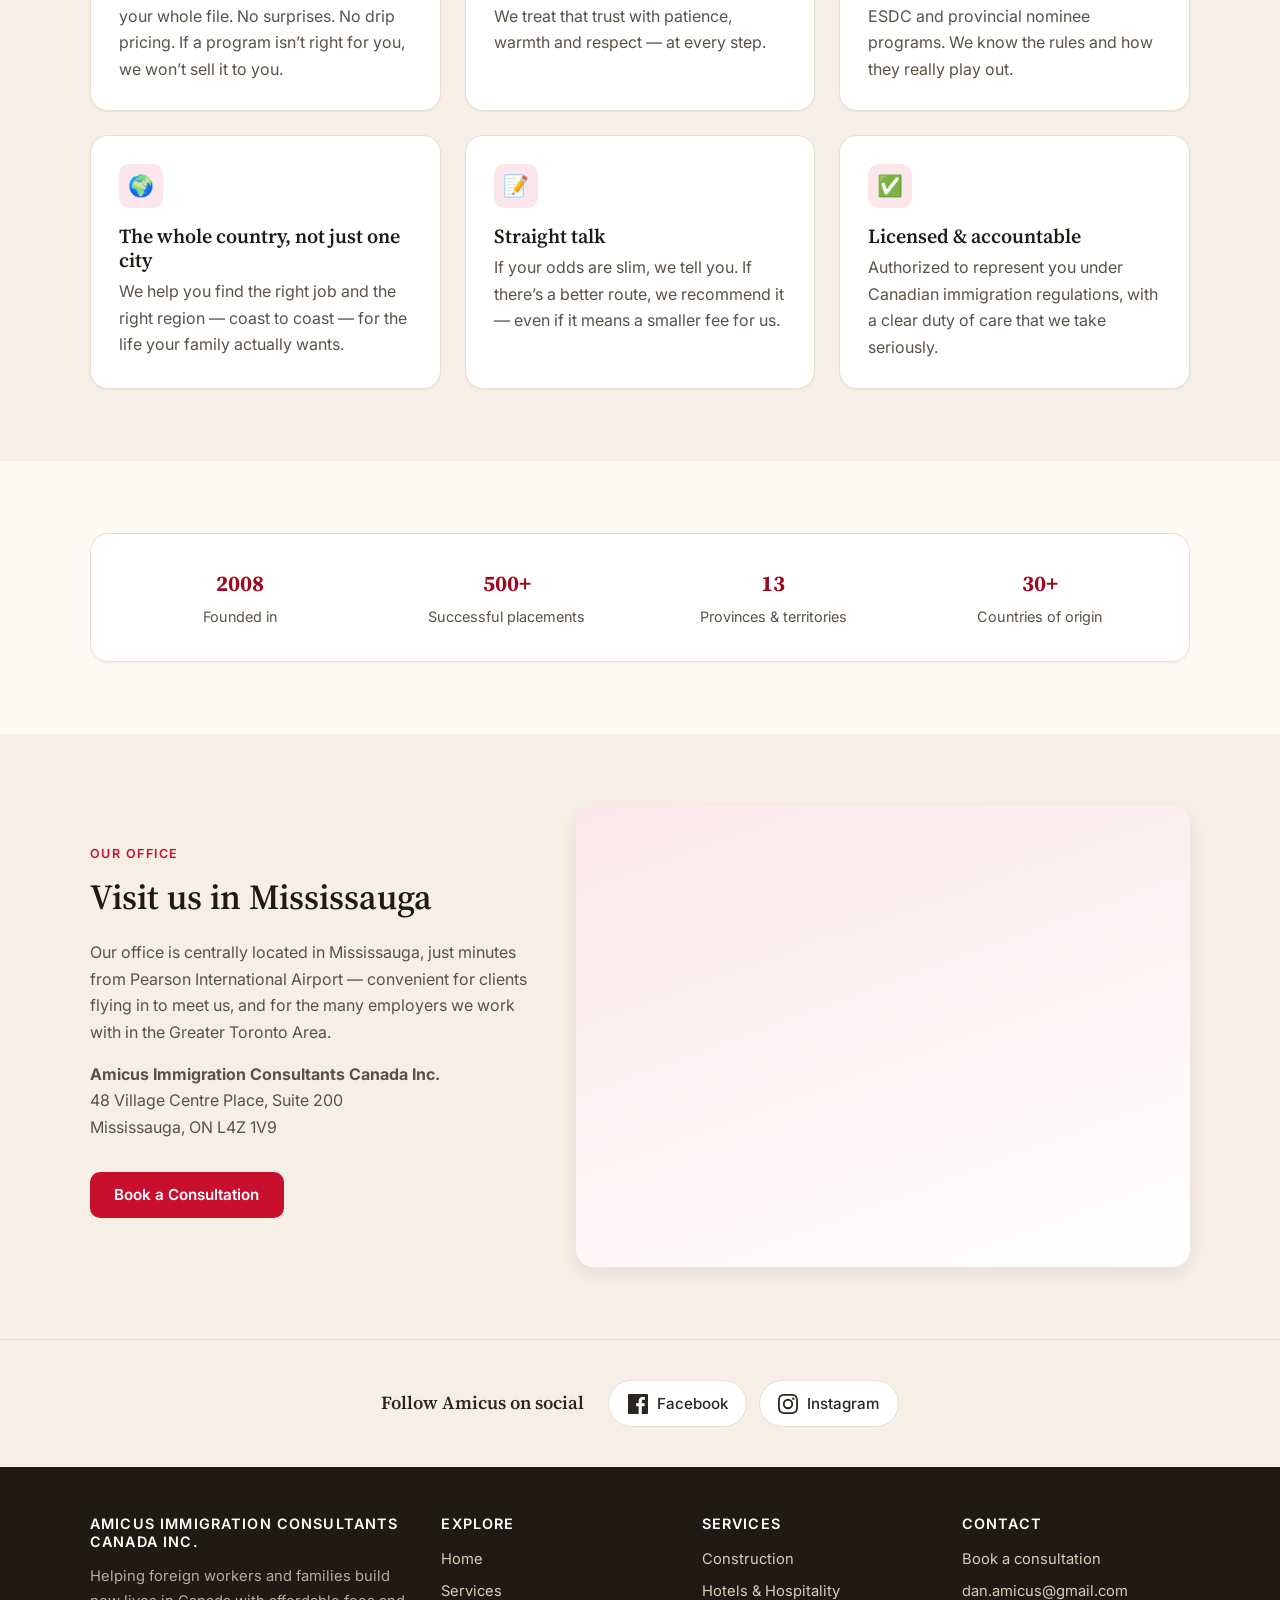
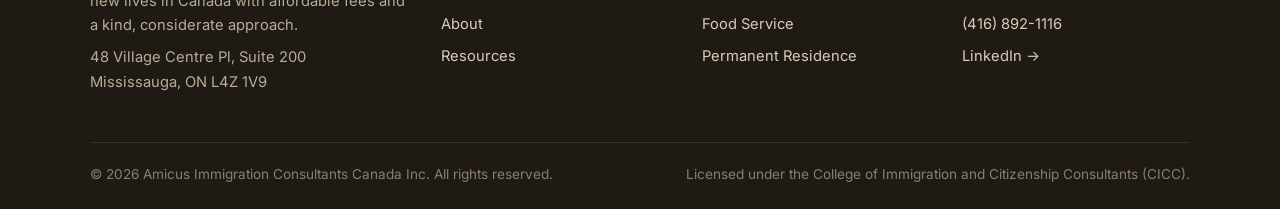
<file: about.html>
<!DOCTYPE html>
<html lang="en">
<head>
  <meta charset="UTF-8" />
  <meta name="viewport" content="width=device-width, initial-scale=1.0" />

  <!-- Primary SEO -->
  <title>About Dan Engineer, RCIC | Amicus Immigration Consultants, Mississauga</title>
  <meta name="description" content="Meet Dinshaw &ldquo;Dan&rdquo; Engineer, RCIC and founder of Amicus Immigration. Trusted since 2008 by Canadian employers navigating LMIA and by foreign workers." />
  <meta name="keywords" content="Dan Engineer RCIC, Dinshaw Engineer immigration consultant, LMIA consultant Ontario, Canadian employer immigration consultant, Mississauga RCIC, Canadian immigration consultant Mississauga, Amicus Immigration founder" />
  <meta name="robots" content="index, follow, max-image-preview:large" />
  <meta name="theme-color" content="#c8102e" />
  <link rel="canonical" href="https://amicusimmigration.ca/about.html" />
  <link rel="icon" type="image/png" href="favicon.png" />
  <link rel="alternate icon" type="image/x-icon" href="favicon-32.png" />
  <link rel="apple-touch-icon" href="favicon.png" />

  <!-- Open Graph -->
  <meta property="og:type" content="profile" />
  <meta property="og:site_name" content="Amicus Immigration Consultants Canada Inc." />
  <meta property="og:title" content="About Dan Engineer, RCIC | Amicus Immigration Consultants" />
  <meta property="og:description" content="Founder Dan Engineer (Dinshaw) is a Registered Canadian Immigration Consultant helping foreign workers and families settle in Canada since 2008." />
  <meta property="og:url" content="https://amicusimmigration.ca/about.html" />
  <meta property="og:image" content="https://amicusimmigration.ca/images/dinshaw.jpg" />
  <meta property="og:locale" content="en_CA" />
  <meta property="profile:first_name" content="Dinshaw" />
  <meta property="profile:last_name" content="Engineer" />

  <!-- Twitter -->
  <meta name="twitter:card" content="summary_large_image" />
  <meta name="twitter:title" content="About Dan Engineer, RCIC | Amicus Immigration" />
  <meta name="twitter:description" content="Founder Dan Engineer is a Registered Canadian Immigration Consultant helping families settle in Canada since 2008." />
  <meta name="twitter:image" content="https://amicusimmigration.ca/images/dinshaw.jpg" />

  <!-- Fonts + styles -->
  <link rel="preconnect" href="https://fonts.googleapis.com" />
  <link rel="preconnect" href="https://fonts.gstatic.com" crossorigin />
  <link href="https://fonts.googleapis.com/css2?family=Inter:wght@400;500;600;700&family=Source+Serif+Pro:wght@400;600;700&display=swap" rel="stylesheet" />
  <link rel="stylesheet" href="css/styles.css" />

  <!-- Structured data: Person -->
  <script type="application/ld+json">
  {
    "@context": "https://schema.org",
    "@type": "Person",
    "name": "Dinshaw Engineer",
    "alternateName": "Dan Engineer",
    "jobTitle": "Registered Canadian Immigration Consultant (RCIC)",
    "description": "Founder and Principal Consultant of Amicus Immigration Consultants Canada Inc. RCIC with deep experience helping foreign workers and families navigate the Canadian immigration system since 2008.",
    "image": "https://amicusimmigration.ca/images/dinshaw.jpg",
    "url": "https://amicusimmigration.ca/about.html",
    "sameAs": [
      "https://www.linkedin.com/in/dan-engineer-rcic-58130929/",
      "https://www.facebook.com/dan.amicus/"
    ],
    "worksFor": {
      "@type": "ProfessionalService",
      "name": "Amicus Immigration Consultants Canada Inc.",
      "url": "https://amicusimmigration.ca/"
    },
    "workLocation": {
      "@type": "Place",
      "address": {
        "@type": "PostalAddress",
        "streetAddress": "48 Village Centre Place, Suite 200",
        "addressLocality": "Mississauga",
        "addressRegion": "ON",
        "postalCode": "L4Z 1V9",
        "addressCountry": "CA"
      }
    }
  }
  </script>
</head>
<body>
  <header class="site-header">
    <div class="container">
      <a href="index.html" class="brand" aria-label="Amicus Immigration Consultants Canada Inc. — Home">
        <img class="brand-mark" src="images/amicus-logo.png" alt="" width="52" height="52" />
        <span class="brand-text">
          <span class="brand-wordmark"><span class="brand-A">A</span><span class="brand-micus">MICUS</span></span>
          <span class="brand-tag">Immigration Consultants Canada Inc.</span>
        </span>
      </a>
      <button class="nav-toggle" aria-label="Toggle navigation" aria-expanded="false">&#9776;</button>
      <nav class="nav" aria-label="Primary">
        <a href="index.html">Home</a>
        <a href="services.html">Services</a>
        <a href="caregivers.html">Caregivers</a>
        <a href="about.html">About</a>
        <a href="resources.html">Resources</a>
        <a href="contact.html">Contact</a>
        <a href="contact.html" class="btn btn-primary">Consultation</a>
      </nav>
    </div>
  </header>

  <section class="page-hero">
    <div class="container">
      <span class="eyebrow">About Amicus</span>
      <h1>Helping families find a home in Canada since 2008.</h1>
      <p>Amicus Immigration Consultants Canada Inc. is a Mississauga-based firm that has spent the better part of two decades guiding foreign workers, skilled tradespeople and their families through the Canadian immigration system — with affordable fees and a kind, considerate approach.</p>
    </div>
  </section>

  <!-- Founder -->
  <section class="section">
    <div class="container">
      <div class="about-grid">
        <div class="about-portrait about-portrait--photo">
          <img src="images/dinshaw.jpg" alt="Dinshaw Engineer, Founder of Amicus Immigration Consultants Canada Inc." width="424" height="434" loading="lazy" />
        </div>
        <div>
          <span class="eyebrow">Meet the Founder</span>
          <h2>Dinshaw Engineer</h2>
          <p class="lead">Founder &amp; Principal Consultant, Amicus Immigration Consultants Canada Inc.</p>
          <p>Dinshaw founded Amicus in 2008 and has spent the years since helping people from around the world build new lives in Canada. He started the firm on a simple idea: that immigration support should be honest, affordable and rooted in real human understanding — not a high-priced black box.</p>
          <p>His clients keep coming back (and sending their friends and family) because he treats every file as if it were his own family&rsquo;s. He knows Canadian immigration policy inside and out, but what people remember is his patience, his straight talk, and how he&rsquo;ll happily get on a call at odd hours when someone is anxious about a deadline.</p>
          <p>Dinshaw lives in the Greater Toronto Area and works with employers and workers across all ten Canadian provinces and three territories.</p>
          <p class="mt-1"><a href="https://www.linkedin.com/in/dan-engineer-rcic-58130929/" target="_blank" rel="noopener" class="btn btn-outline">Connect on LinkedIn &rarr;</a></p>
        </div>
      </div>
    </div>
  </section>

  <!-- Values -->
  <section class="section section--alt">
    <div class="container">
      <div class="section-header">
        <span class="eyebrow">What We Stand For</span>
        <h2>Our commitments to every client</h2>
        <p>The values below aren&rsquo;t marketing copy — they&rsquo;re the rules we run the practice by.</p>
      </div>
      <div class="grid grid-3">
        <div class="card">
          <div class="icon">&#128176;</div>
          <h3>Economical fees</h3>
          <p>We quote one fair, transparent fee for your whole file. No surprises. No drip pricing. If a program isn&rsquo;t right for you, we won&rsquo;t sell it to you.</p>
        </div>
        <div class="card">
          <div class="icon">&#129505;</div>
          <h3>Considerate &amp; kind</h3>
          <p>You&rsquo;re trusting us with your life plan. We treat that trust with patience, warmth and respect — at every step.</p>
        </div>
        <div class="card">
          <div class="icon">&#128218;</div>
          <h3>Deep expertise</h3>
          <p>Since 2008, hands-on work with IRCC, ESDC and provincial nominee programs. We know the rules and how they really play out.</p>
        </div>
        <div class="card">
          <div class="icon">&#127757;</div>
          <h3>The whole country, not just one city</h3>
          <p>We help you find the right job and the right region — coast to coast — for the life your family actually wants.</p>
        </div>
        <div class="card">
          <div class="icon">&#128221;</div>
          <h3>Straight talk</h3>
          <p>If your odds are slim, we tell you. If there&rsquo;s a better route, we recommend it — even if it means a smaller fee for us.</p>
        </div>
        <div class="card">
          <div class="icon">&#9989;</div>
          <h3>Licensed &amp; accountable</h3>
          <p>Authorized to represent you under Canadian immigration regulations, with a clear duty of care that we take seriously.</p>
        </div>
      </div>
    </div>
  </section>

  <!-- Stats -->
  <section class="section">
    <div class="container">
      <div class="values">
        <div class="value"><strong>2008</strong><span>Founded in</span></div>
        <div class="value"><strong>500+</strong><span>Successful placements</span></div>
        <div class="value"><strong>13</strong><span>Provinces &amp; territories</span></div>
        <div class="value"><strong>30+</strong><span>Countries of origin</span></div>
      </div>
    </div>
  </section>

  <!-- Office -->
  <section class="section section--alt">
    <div class="container">
      <div class="about-grid">
        <div>
          <span class="eyebrow">Our Office</span>
          <h2>Visit us in Mississauga</h2>
          <p>Our office is centrally located in Mississauga, just minutes from Pearson International Airport — convenient for clients flying in to meet us, and for the many employers we work with in the Greater Toronto Area.</p>
          <p><strong>Amicus Immigration Consultants Canada Inc.</strong><br/>
          48 Village Centre Place, Suite 200<br/>
          Mississauga, ON L4Z 1V9</p>
          <p><a href="contact.html" class="btn btn-primary mt-1">Book a Consultation</a></p>
        </div>
        <div class="about-portrait" style="aspect-ratio:4/3">
          <iframe
            title="Amicus Immigration office location"
            src="https://www.google.com/maps?q=48+Village+Centre+Pl,+Mississauga,+ON+L4Z+1V9&output=embed"
            width="100%" height="100%" style="border:0;border-radius:14px"
            loading="lazy" referrerpolicy="no-referrer-when-downgrade"></iframe>
        </div>
      </div>
    </div>
  </section>

  <!-- Social -->
  <section class="social-strip">
    <div class="container">
      <span class="social-strip-label">Follow Amicus on social</span>
      <div class="social-links">
        <a class="social-link social-link--facebook" href="https://www.facebook.com/dan.amicus/" target="_blank" rel="noopener" aria-label="Amicus Immigration on Facebook">
          <svg viewBox="0 0 24 24" fill="currentColor" aria-hidden="true"><path d="M22.675 0H1.325C.593 0 0 .593 0 1.325v21.351C0 23.408.593 24 1.325 24H12.82v-9.294H9.692v-3.622h3.128V8.413c0-3.1 1.894-4.788 4.659-4.788 1.325 0 2.463.099 2.795.143v3.24l-1.918.001c-1.504 0-1.795.715-1.795 1.763v2.313h3.587l-.467 3.622h-3.12V24h6.116c.73 0 1.323-.593 1.323-1.325V1.325C24 .593 23.408 0 22.675 0z"/></svg>
          <span>Facebook</span>
        </a>
        <a class="social-link social-link--instagram" href="https://www.instagram.com/amicus_immigration_canada" target="_blank" rel="noopener" aria-label="Amicus Immigration on Instagram">
          <svg viewBox="0 0 24 24" fill="currentColor" aria-hidden="true"><path d="M12 2.163c3.204 0 3.584.012 4.85.07 3.252.148 4.771 1.691 4.919 4.919.058 1.265.069 1.645.069 4.849 0 3.205-.012 3.584-.069 4.849-.149 3.225-1.664 4.771-4.919 4.919-1.266.058-1.644.07-4.85.07-3.204 0-3.584-.012-4.849-.07-3.26-.149-4.771-1.699-4.919-4.92-.058-1.265-.07-1.644-.07-4.849 0-3.204.013-3.583.07-4.849.149-3.227 1.664-4.771 4.919-4.919 1.266-.057 1.645-.069 4.849-.069zM12 0C8.741 0 8.333.014 7.053.072 2.695.272.273 2.69.073 7.052.014 8.333 0 8.741 0 12c0 3.259.014 3.668.072 4.948.2 4.358 2.618 6.78 6.98 6.98C8.333 23.986 8.741 24 12 24c3.259 0 3.668-.014 4.948-.072 4.354-.2 6.782-2.618 6.979-6.98.059-1.28.073-1.689.073-4.948 0-3.259-.014-3.667-.072-4.947-.196-4.354-2.617-6.78-6.979-6.98C15.668.014 15.259 0 12 0zm0 5.838a6.162 6.162 0 100 12.324 6.162 6.162 0 000-12.324zM12 16a4 4 0 110-8 4 4 0 010 8zm6.406-11.845a1.44 1.44 0 100 2.881 1.44 1.44 0 000-2.881z"/></svg>
          <span>Instagram</span>
        </a>
      </div>
    </div>
  </section>

  <!-- Footer -->
  <footer class="site-footer">
    <div class="container">
      <div class="footer-grid">
        <div>
          <h4>Amicus Immigration Consultants Canada Inc.</h4>
          <p>Helping foreign workers and families build new lives in Canada with affordable fees and a kind, considerate approach.</p>
          <p>48 Village Centre Pl, Suite 200<br/>Mississauga, ON L4Z 1V9</p>
        </div>
        <div>
          <h4>Explore</h4>
          <p><a href="index.html">Home</a></p>
          <p><a href="services.html">Services</a></p>
          <p><a href="about.html">About</a></p>
          <p><a href="resources.html">Resources</a></p>
        </div>
        <div>
          <h4>Services</h4>
          <p><a href="services.html#construction">Construction</a></p>
          <p><a href="services.html#hospitality">Hotels &amp; Hospitality</a></p>
          <p><a href="services.html#foodservice">Food Service</a></p>
          <p><a href="services.html#pr">Permanent Residence</a></p>
        </div>
        <div>
          <h4>Contact</h4>
          <p><a href="contact.html">Book a consultation</a></p>
          <p><a href="mailto:dan.amicus@gmail.com">dan.amicus@gmail.com</a></p>
          <p><a href="tel:+14168921116">(416) 892-1116</a></p>
          <p><a href="https://www.linkedin.com/in/dan-engineer-rcic-58130929/" target="_blank" rel="noopener">LinkedIn &rarr;</a></p>
        </div>
      </div>
      <div class="footer-bottom">
        <span>&copy; <span id="year"></span> Amicus Immigration Consultants Canada Inc. All rights reserved.</span>
        <span>Licensed under the College of Immigration and Citizenship Consultants (CICC).</span>
      </div>
    </div>
  </footer>

  <script src="js/main.js"></script>
</body>
</html>
</file>
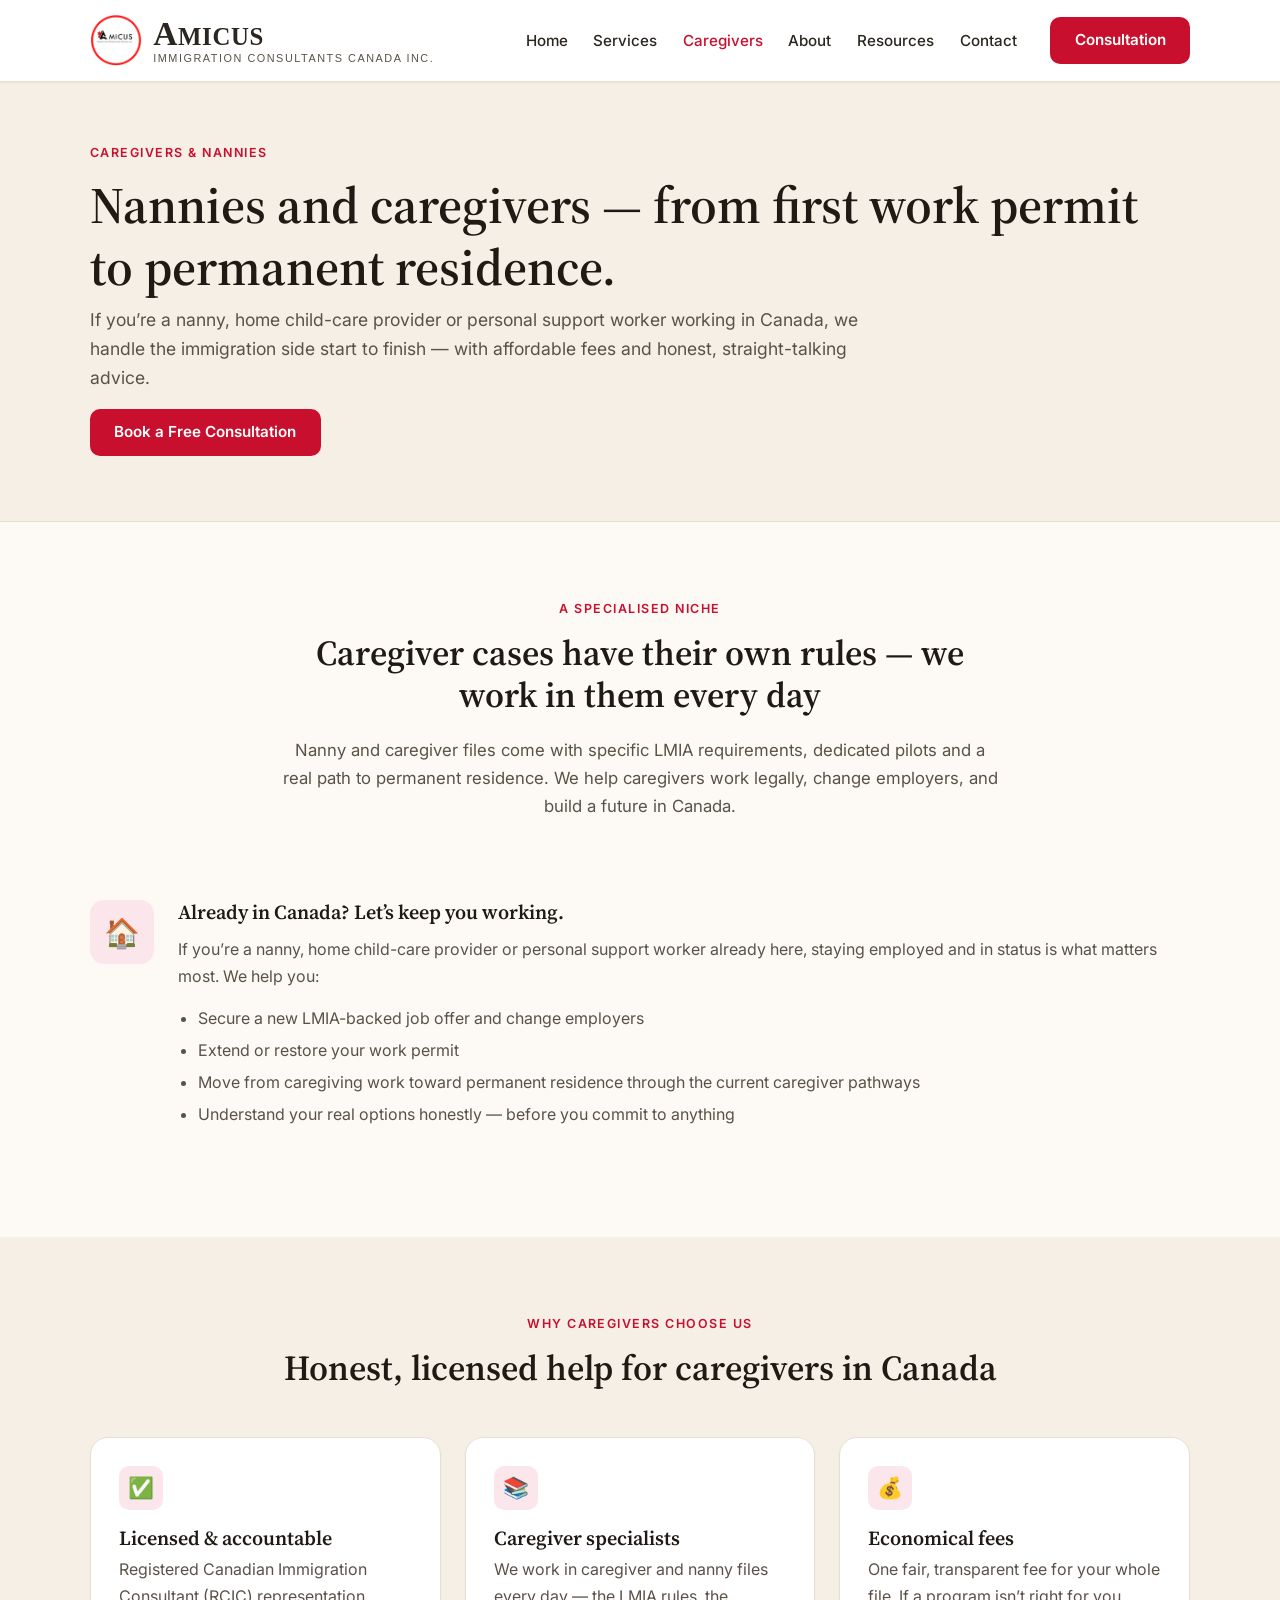
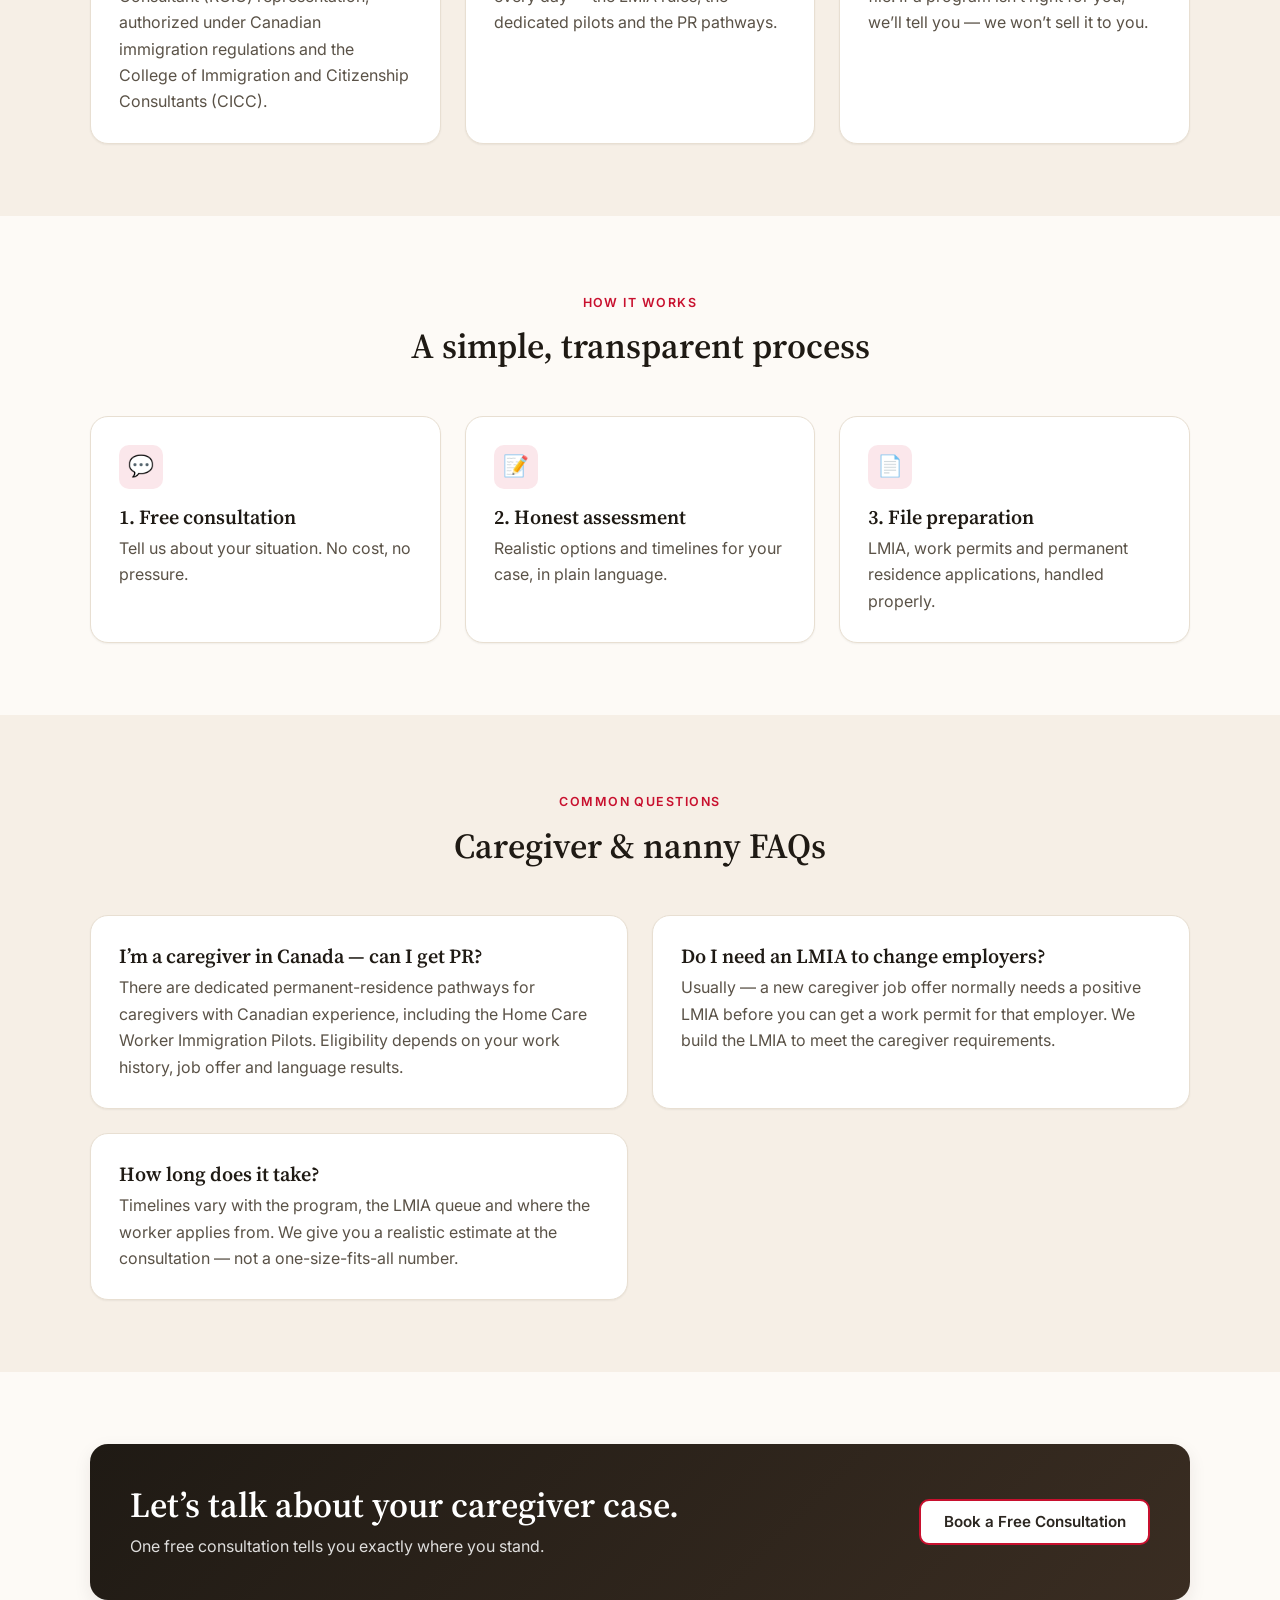
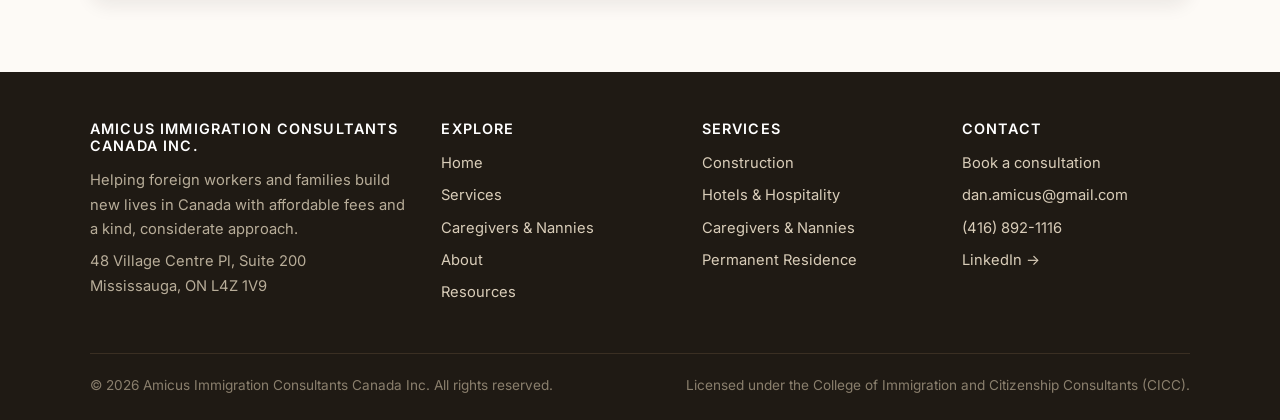
<file: caregivers.html>
<!DOCTYPE html>
<html lang="en">
<head>
  <meta charset="UTF-8" />
  <meta name="viewport" content="width=device-width, initial-scale=1.0" />

  <!-- Primary SEO -->
  <title>Nanny &amp; Caregiver Immigration in Canada | Amicus Immigration</title>
  <meta name="description" content="Immigration help for nannies and caregivers already working in Canada — work permits, employer changes and permanent residence pathways. Book a free consultation." />
  <meta name="keywords" content="caregiver work permit, caregiver LMIA, home care worker immigration, nanny immigration Canada, personal support worker immigration, caregiver PR pathway" />
  <meta name="robots" content="index, follow, max-image-preview:large" />
  <meta name="theme-color" content="#c8102e" />
  <link rel="canonical" href="https://amicusimmigration.ca/caregivers.html" />
  <link rel="icon" type="image/png" href="favicon.png" />
  <link rel="alternate icon" type="image/x-icon" href="favicon-32.png" />
  <link rel="apple-touch-icon" href="favicon.png" />

  <!-- Open Graph -->
  <meta property="og:type" content="website" />
  <meta property="og:site_name" content="Amicus Immigration Consultants Canada Inc." />
  <meta property="og:title" content="Nanny &amp; Caregiver Immigration in Canada | Amicus Immigration" />
  <meta property="og:description" content="Help for nannies and caregivers already working in Canada — work permits, employer changes and PR. Book a free consultation." />
  <meta property="og:url" content="https://amicusimmigration.ca/caregivers.html" />
  <meta property="og:image" content="https://amicusimmigration.ca/images/dinshaw.jpg" />
  <meta property="og:locale" content="en_CA" />

  <!-- Twitter -->
  <meta name="twitter:card" content="summary_large_image" />
  <meta name="twitter:title" content="Nanny &amp; Caregiver Immigration in Canada | Amicus Immigration" />
  <meta name="twitter:description" content="Work permits, employer changes and PR for nannies and caregivers already working in Canada." />
  <meta name="twitter:image" content="https://amicusimmigration.ca/images/dinshaw.jpg" />

  <!-- Fonts + styles -->
  <link rel="preconnect" href="https://fonts.googleapis.com" />
  <link rel="preconnect" href="https://fonts.gstatic.com" crossorigin />
  <link href="https://fonts.googleapis.com/css2?family=Inter:wght@400;500;600;700&family=Source+Serif+Pro:wght@400;600;700&display=swap" rel="stylesheet" />
  <link rel="stylesheet" href="css/styles.css" />

  <!-- Structured data: FAQ -->
  <script type="application/ld+json">
  {
    "@context": "https://schema.org",
    "@type": "FAQPage",
    "mainEntity": [
      {
        "@type": "Question",
        "name": "I am already a caregiver in Canada. Can I get permanent residence?",
        "acceptedAnswer": {
          "@type": "Answer",
          "text": "There are dedicated pathways to permanent residence for caregivers with Canadian work experience, including the Home Care Worker Immigration Pilots. Eligibility depends on your work history, job offer and language results. Book a consultation and we will tell you honestly where you stand."
        }
      },
      {
        "@type": "Question",
        "name": "Do I need an LMIA to change caregiver employers?",
        "acceptedAnswer": {
          "@type": "Answer",
          "text": "Usually, yes. A new caregiver job offer normally needs a positive LMIA before you can get a work permit for that employer. Caregiver positions have their own requirements, and we prepare the LMIA to meet them."
        }
      },
      {
        "@type": "Question",
        "name": "How long does the process take?",
        "acceptedAnswer": {
          "@type": "Answer",
          "text": "Timelines vary with the program, the LMIA queue and where the worker is applying from. We give you a realistic estimate at the consultation rather than a one-size-fits-all number."
        }
      }
    ]
  }
  </script>
</head>
<body>
  <header class="site-header">
    <div class="container">
      <a href="index.html" class="brand" aria-label="Amicus Immigration Consultants Canada Inc. — Home">
        <img class="brand-mark" src="images/amicus-logo.png" alt="" width="52" height="52" />
        <span class="brand-text">
          <span class="brand-wordmark"><span class="brand-A">A</span><span class="brand-micus">MICUS</span></span>
          <span class="brand-tag">Immigration Consultants Canada Inc.</span>
        </span>
      </a>
      <button class="nav-toggle" aria-label="Toggle navigation" aria-expanded="false">&#9776;</button>
      <nav class="nav" aria-label="Primary">
        <a href="index.html">Home</a>
        <a href="services.html">Services</a>
        <a href="caregivers.html" aria-current="page">Caregivers</a>
        <a href="about.html">About</a>
        <a href="resources.html">Resources</a>
        <a href="contact.html">Contact</a>
        <a href="contact.html" class="btn btn-primary">Consultation</a>
      </nav>
    </div>
  </header>

  <section class="page-hero">
    <div class="container">
      <span class="eyebrow">Caregivers &amp; Nannies</span>
      <h1>Nannies and caregivers &mdash; from first work permit to permanent residence.</h1>
      <p>If you&rsquo;re a nanny, home child-care provider or personal support worker working in Canada, we handle the immigration side start to finish &mdash; with affordable fees and honest, straight-talking advice.</p>
      <p class="mt-1"><a href="contact.html" class="btn btn-primary">Book a Free Consultation</a></p>
    </div>
  </section>

  <!-- Intro -->
  <section class="section">
    <div class="container">
      <div class="section-header">
        <span class="eyebrow">A Specialised Niche</span>
        <h2>Caregiver cases have their own rules &mdash; we work in them every day</h2>
        <p>Nanny and caregiver files come with specific LMIA requirements, dedicated pilots and a real path to permanent residence. We help caregivers work legally, change employers, and build a future in Canada.</p>
      </div>

      <article id="caregivers" class="service-block">
        <div class="icon-lg">&#127968;</div>
        <div>
          <h3>Already in Canada? Let&rsquo;s keep you working.</h3>
          <p>If you&rsquo;re a nanny, home child-care provider or personal support worker already here, staying employed and in status is what matters most. We help you:</p>
          <ul>
            <li>Secure a new LMIA-backed job offer and change employers</li>
            <li>Extend or restore your work permit</li>
            <li>Move from caregiving work toward permanent residence through the current caregiver pathways</li>
            <li>Understand your real options honestly &mdash; before you commit to anything</li>
          </ul>
        </div>
      </article>

    </div>
  </section>

  <!-- Why Amicus -->
  <section class="section section--alt">
    <div class="container">
      <div class="section-header">
        <span class="eyebrow">Why Caregivers Choose Us</span>
        <h2>Honest, licensed help for caregivers in Canada</h2>
      </div>
      <div class="grid grid-3">
        <div class="card">
          <div class="icon">&#9989;</div>
          <h3>Licensed &amp; accountable</h3>
          <p>Registered Canadian Immigration Consultant (RCIC) representation, authorized under Canadian immigration regulations and the College of Immigration and Citizenship Consultants (CICC).</p>
        </div>
        <div class="card">
          <div class="icon">&#128218;</div>
          <h3>Caregiver specialists</h3>
          <p>We work in caregiver and nanny files every day &mdash; the LMIA rules, the dedicated pilots and the PR pathways.</p>
        </div>
        <div class="card">
          <div class="icon">&#128176;</div>
          <h3>Economical fees</h3>
          <p>One fair, transparent fee for your whole file. If a program isn&rsquo;t right for you, we&rsquo;ll tell you &mdash; we won&rsquo;t sell it to you.</p>
        </div>
      </div>
    </div>
  </section>

  <!-- Process -->
  <section class="section">
    <div class="container">
      <div class="section-header">
        <span class="eyebrow">How It Works</span>
        <h2>A simple, transparent process</h2>
      </div>
      <div class="grid grid-3">
        <div class="card">
          <div class="icon">&#128172;</div>
          <h3>1. Free consultation</h3>
          <p>Tell us about your situation. No cost, no pressure.</p>
        </div>
        <div class="card">
          <div class="icon">&#128221;</div>
          <h3>2. Honest assessment</h3>
          <p>Realistic options and timelines for your case, in plain language.</p>
        </div>
        <div class="card">
          <div class="icon">&#128196;</div>
          <h3>3. File preparation</h3>
          <p>LMIA, work permits and permanent residence applications, handled properly.</p>
        </div>
      </div>
    </div>
  </section>

  <!-- FAQ -->
  <section class="section section--alt">
    <div class="container">
      <div class="section-header">
        <span class="eyebrow">Common Questions</span>
        <h2>Caregiver &amp; nanny FAQs</h2>
      </div>
      <div class="grid grid-2">
        <div class="card">
          <h3>I&rsquo;m a caregiver in Canada &mdash; can I get PR?</h3>
          <p>There are dedicated permanent-residence pathways for caregivers with Canadian experience, including the Home Care Worker Immigration Pilots. Eligibility depends on your work history, job offer and language results.</p>
        </div>
        <div class="card">
          <h3>Do I need an LMIA to change employers?</h3>
          <p>Usually &mdash; a new caregiver job offer normally needs a positive LMIA before you can get a work permit for that employer. We build the LMIA to meet the caregiver requirements.</p>
        </div>
        <div class="card">
          <h3>How long does it take?</h3>
          <p>Timelines vary with the program, the LMIA queue and where the worker applies from. We give you a realistic estimate at the consultation &mdash; not a one-size-fits-all number.</p>
        </div>
      </div>
    </div>
  </section>

  <!-- CTA -->
  <section class="section">
    <div class="container">
      <div class="cta-banner">
        <div>
          <h2>Let&rsquo;s talk about your caregiver case.</h2>
          <p>One free consultation tells you exactly where you stand.</p>
        </div>
        <a href="contact.html" class="btn btn-light">Book a Free Consultation</a>
      </div>
    </div>
  </section>

  <!-- Footer -->
  <footer class="site-footer">
    <div class="container">
      <div class="footer-grid">
        <div>
          <h4>Amicus Immigration Consultants Canada Inc.</h4>
          <p>Helping foreign workers and families build new lives in Canada with affordable fees and a kind, considerate approach.</p>
          <p>48 Village Centre Pl, Suite 200<br/>Mississauga, ON L4Z 1V9</p>
        </div>
        <div>
          <h4>Explore</h4>
          <p><a href="index.html">Home</a></p>
          <p><a href="services.html">Services</a></p>
          <p><a href="caregivers.html">Caregivers &amp; Nannies</a></p>
          <p><a href="about.html">About</a></p>
          <p><a href="resources.html">Resources</a></p>
        </div>
        <div>
          <h4>Services</h4>
          <p><a href="services.html#construction">Construction</a></p>
          <p><a href="services.html#hospitality">Hotels &amp; Hospitality</a></p>
          <p><a href="caregivers.html">Caregivers &amp; Nannies</a></p>
          <p><a href="services.html#pr">Permanent Residence</a></p>
        </div>
        <div>
          <h4>Contact</h4>
          <p><a href="contact.html">Book a consultation</a></p>
          <p><a href="mailto:dan.amicus@gmail.com">dan.amicus@gmail.com</a></p>
          <p><a href="tel:+14168921116">(416) 892-1116</a></p>
          <p><a href="https://www.linkedin.com/in/dan-engineer-rcic-58130929/" target="_blank" rel="noopener">LinkedIn &rarr;</a></p>
        </div>
      </div>
      <div class="footer-bottom">
        <span>&copy; <span id="year"></span> Amicus Immigration Consultants Canada Inc. All rights reserved.</span>
        <span>Licensed under the College of Immigration and Citizenship Consultants (CICC).</span>
      </div>
    </div>
  </footer>

  <script src="js/main.js"></script>
</body>
</html>
</file>
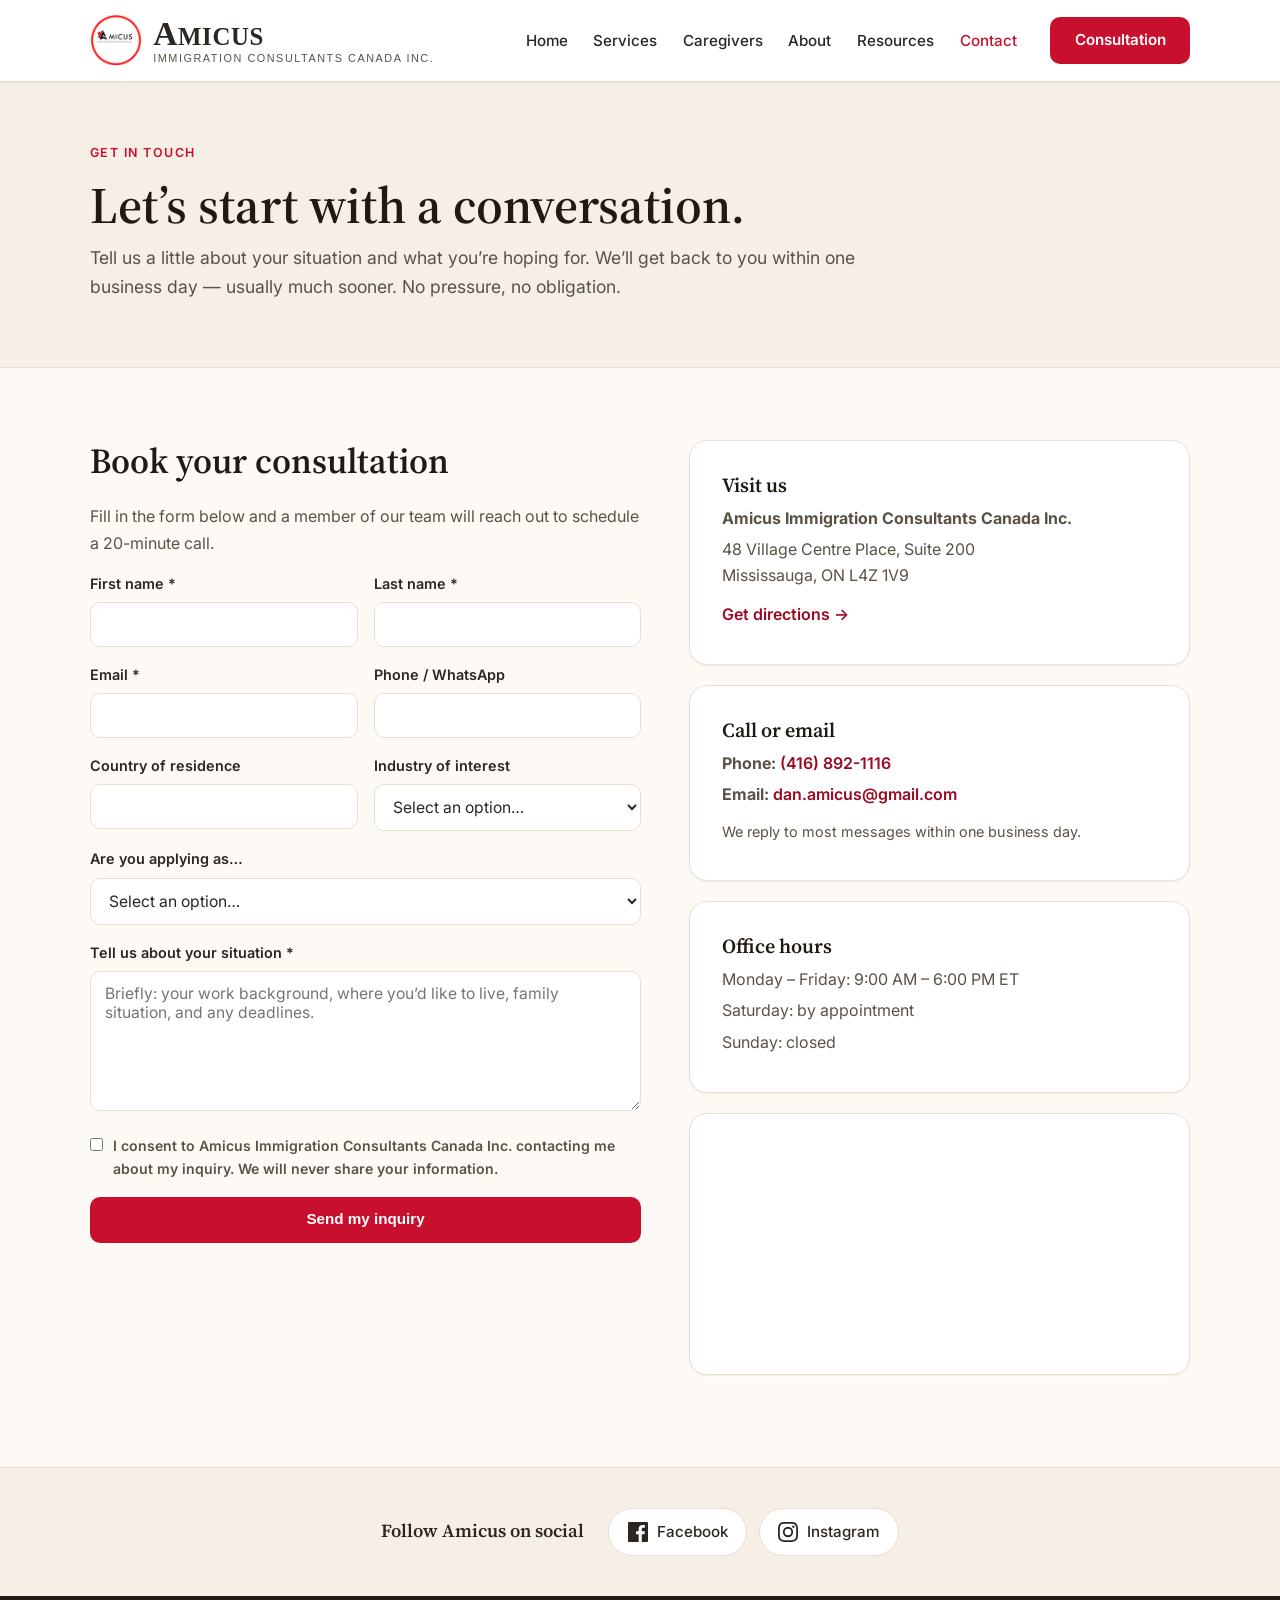
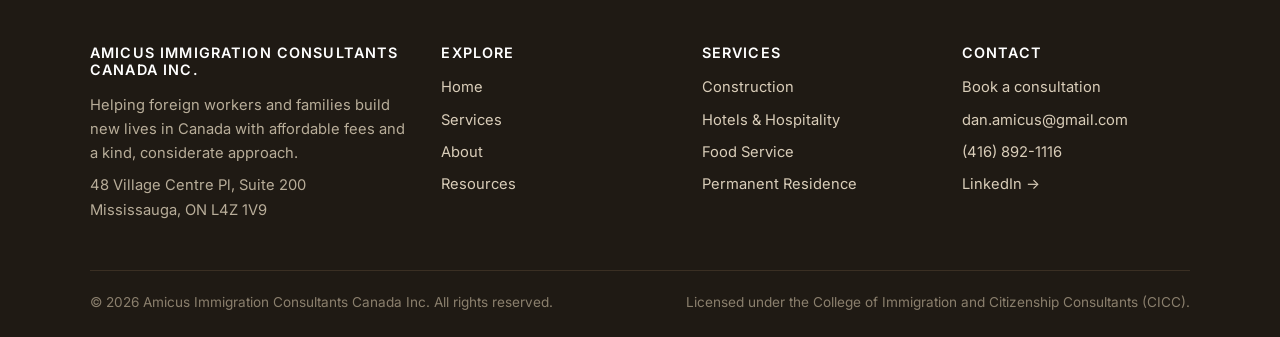
<file: contact.html>
<!DOCTYPE html>
<html lang="en">
<head>
  <meta charset="UTF-8" />
  <meta name="viewport" content="width=device-width, initial-scale=1.0" />

  <!-- Primary SEO -->
  <title>Contact Amicus Immigration | Mississauga RCIC Office, Consultation</title>
  <meta name="description" content="Contact Amicus Immigration in Mississauga. Book a consultation to hire foreign workers (LMIA/TFWP) or plan your move. Phone (416) 892-1116, Mon&ndash;Fri 9-6 ET." />
  <meta name="keywords" content="contact immigration consultant Mississauga, LMIA consultant contact, hire foreign workers consultation, TFWP employer contact, RCIC office Mississauga, Amicus Immigration phone number, book immigration consultation" />
  <meta name="robots" content="index, follow, max-image-preview:large" />
  <meta name="theme-color" content="#c8102e" />
  <link rel="canonical" href="https://amicusimmigration.ca/contact.html" />
  <link rel="icon" type="image/png" href="favicon.png" />
  <link rel="alternate icon" type="image/x-icon" href="favicon-32.png" />
  <link rel="apple-touch-icon" href="favicon.png" />

  <!-- Open Graph -->
  <meta property="og:type" content="website" />
  <meta property="og:site_name" content="Amicus Immigration Consultants Canada Inc." />
  <meta property="og:title" content="Contact Amicus Immigration | Mississauga RCIC Office" />
  <meta property="og:description" content="Book a free, no-obligation immigration consultation in Mississauga. Phone, email, WhatsApp or in-person." />
  <meta property="og:url" content="https://amicusimmigration.ca/contact.html" />
  <meta property="og:image" content="https://amicusimmigration.ca/images/og-image.png" />
  <meta property="og:locale" content="en_CA" />

  <!-- Twitter -->
  <meta name="twitter:card" content="summary_large_image" />
  <meta name="twitter:title" content="Contact Amicus Immigration | Mississauga RCIC Office" />
  <meta name="twitter:description" content="Book a free immigration consultation in Mississauga." />
  <meta name="twitter:image" content="https://amicusimmigration.ca/images/og-image.png" />

  <!-- Fonts + styles -->
  <link rel="preconnect" href="https://fonts.googleapis.com" />
  <link rel="preconnect" href="https://fonts.gstatic.com" crossorigin />
  <link href="https://fonts.googleapis.com/css2?family=Inter:wght@400;500;600;700&family=Source+Serif+Pro:wght@400;600;700&display=swap" rel="stylesheet" />
  <link rel="stylesheet" href="css/styles.css" />

  <!-- Structured data: ContactPage -->
  <script type="application/ld+json">
  {
    "@context": "https://schema.org",
    "@type": "ContactPage",
    "url": "https://amicusimmigration.ca/contact.html",
    "name": "Contact Amicus Immigration Consultants Canada Inc.",
    "about": {
      "@type": "ProfessionalService",
      "@id": "https://amicusimmigration.ca/#organization",
      "name": "Amicus Immigration Consultants Canada Inc.",
      "telephone": "+1-416-892-1116",
      "email": "dan.amicus@gmail.com",
      "address": {
        "@type": "PostalAddress",
        "streetAddress": "48 Village Centre Place, Suite 200",
        "addressLocality": "Mississauga",
        "addressRegion": "ON",
        "postalCode": "L4Z 1V9",
        "addressCountry": "CA"
      }
    }
  }
  </script>
</head>
<body>
  <header class="site-header">
    <div class="container">
      <a href="index.html" class="brand" aria-label="Amicus Immigration Consultants Canada Inc. — Home">
        <img class="brand-mark" src="images/amicus-logo.png" alt="" width="52" height="52" />
        <span class="brand-text">
          <span class="brand-wordmark"><span class="brand-A">A</span><span class="brand-micus">MICUS</span></span>
          <span class="brand-tag">Immigration Consultants Canada Inc.</span>
        </span>
      </a>
      <button class="nav-toggle" aria-label="Toggle navigation" aria-expanded="false">&#9776;</button>
      <nav class="nav" aria-label="Primary">
        <a href="index.html">Home</a>
        <a href="services.html">Services</a>
        <a href="caregivers.html">Caregivers</a>
        <a href="about.html">About</a>
        <a href="resources.html">Resources</a>
        <a href="contact.html">Contact</a>
        <a href="contact.html" class="btn btn-primary">Consultation</a>
      </nav>
    </div>
  </header>

  <section class="page-hero">
    <div class="container">
      <span class="eyebrow">Get In Touch</span>
      <h1>Let&rsquo;s start with a conversation.</h1>
      <p>Tell us a little about your situation and what you&rsquo;re hoping for. We&rsquo;ll get back to you within one business day — usually much sooner. No pressure, no obligation.</p>
    </div>
  </section>

  <section class="section">
    <div class="container">
      <div class="contact-grid">
        <!-- Form -->
        <div>
          <h2>Book your consultation</h2>
          <p>Fill in the form below and a member of our team will reach out to schedule a 20-minute call.</p>

          <!-- ============================================================
               Formspree integration
               To activate this form:
               1. Create a free account at https://formspree.io
               2. Create a new form and copy your form ID (e.g. "xyzabcde")
               3. Replace YOUR_FORMSPREE_ID below with that ID
               ============================================================ -->
          <form action="https://formspree.io/f/YOUR_FORMSPREE_ID" method="POST">
            <div class="form-row">
              <div>
                <label for="firstName">First name *</label>
                <input id="firstName" name="firstName" type="text" required />
              </div>
              <div>
                <label for="lastName">Last name *</label>
                <input id="lastName" name="lastName" type="text" required />
              </div>
            </div>

            <div class="form-row">
              <div>
                <label for="email">Email *</label>
                <input id="email" name="email" type="email" required />
              </div>
              <div>
                <label for="phone">Phone / WhatsApp</label>
                <input id="phone" name="phone" type="tel" />
              </div>
            </div>

            <div class="form-row">
              <div>
                <label for="country">Country of residence</label>
                <input id="country" name="country" type="text" />
              </div>
              <div>
                <label for="industry">Industry of interest</label>
                <select id="industry" name="industry">
                  <option value="">Select an option…</option>
                  <option>Construction &amp; Trades</option>
                  <option>Hotels &amp; Hospitality</option>
                  <option>Restaurants &amp; Food Service</option>
                  <option>Trucking &amp; Logistics</option>
                  <option>Caregiving &amp; Personal Support</option>
                  <option>Other / not sure yet</option>
                </select>
              </div>
            </div>

            <label for="pathway">Are you applying as…</label>
            <select id="pathway" name="pathway">
              <option value="">Select an option…</option>
              <option>A foreign worker</option>
              <option>A Canadian employer</option>
              <option>A family member sponsoring someone</option>
              <option>I&rsquo;m not sure yet</option>
            </select>

            <label for="message">Tell us about your situation *</label>
            <textarea id="message" name="message" required placeholder="Briefly: your work background, where you&rsquo;d like to live, family situation, and any deadlines."></textarea>

            <label class="consent">
              <input type="checkbox" name="consent" required />
              <span>I consent to Amicus Immigration Consultants Canada Inc. contacting me about my inquiry. We will never share your information.</span>
            </label>

            <!-- Honeypot to deter bots -->
            <input type="text" name="_gotcha" style="display:none" tabindex="-1" autocomplete="off" />

            <button type="submit" class="btn btn-primary" style="width:100%">Send my inquiry</button>
          </form>
        </div>

        <!-- Direct contact -->
        <div>
          <div class="contact-card">
            <h3>Visit us</h3>
            <p><strong>Amicus Immigration Consultants Canada Inc.</strong></p>
            <p>48 Village Centre Place, Suite 200<br/>Mississauga, ON L4Z 1V9</p>
            <p style="margin-top:0.75rem"><a href="https://www.google.com/maps?q=48+Village+Centre+Pl,+Mississauga,+ON+L4Z+1V9" target="_blank" rel="noopener">Get directions &rarr;</a></p>
          </div>

          <div class="contact-card">
            <h3>Call or email</h3>
            <p><strong>Phone:</strong> <a href="tel:+14168921116">(416) 892-1116</a></p>
            <p><strong>Email:</strong> <a href="mailto:dan.amicus@gmail.com">dan.amicus@gmail.com</a></p>
            <p style="margin-top:0.75rem;font-size:0.9rem;color:var(--color-text-muted)">We reply to most messages within one business day.</p>
          </div>

          <div class="contact-card">
            <h3>Office hours</h3>
            <p>Monday – Friday: 9:00 AM – 6:00 PM ET</p>
            <p>Saturday: by appointment</p>
            <p>Sunday: closed</p>
          </div>

          <div class="contact-card" style="padding:0;overflow:hidden">
            <iframe
              title="Amicus Immigration office location"
              src="https://www.google.com/maps?q=48+Village+Centre+Pl,+Mississauga,+ON+L4Z+1V9&output=embed"
              width="100%" height="260" style="border:0;display:block"
              loading="lazy" referrerpolicy="no-referrer-when-downgrade"></iframe>
          </div>
        </div>
      </div>
    </div>
  </section>

  <!-- Social -->
  <section class="social-strip">
    <div class="container">
      <span class="social-strip-label">Follow Amicus on social</span>
      <div class="social-links">
        <a class="social-link social-link--facebook" href="https://www.facebook.com/dan.amicus/" target="_blank" rel="noopener" aria-label="Amicus Immigration on Facebook">
          <svg viewBox="0 0 24 24" fill="currentColor" aria-hidden="true"><path d="M22.675 0H1.325C.593 0 0 .593 0 1.325v21.351C0 23.408.593 24 1.325 24H12.82v-9.294H9.692v-3.622h3.128V8.413c0-3.1 1.894-4.788 4.659-4.788 1.325 0 2.463.099 2.795.143v3.24l-1.918.001c-1.504 0-1.795.715-1.795 1.763v2.313h3.587l-.467 3.622h-3.12V24h6.116c.73 0 1.323-.593 1.323-1.325V1.325C24 .593 23.408 0 22.675 0z"/></svg>
          <span>Facebook</span>
        </a>
        <a class="social-link social-link--instagram" href="https://www.instagram.com/amicus_immigration_canada" target="_blank" rel="noopener" aria-label="Amicus Immigration on Instagram">
          <svg viewBox="0 0 24 24" fill="currentColor" aria-hidden="true"><path d="M12 2.163c3.204 0 3.584.012 4.85.07 3.252.148 4.771 1.691 4.919 4.919.058 1.265.069 1.645.069 4.849 0 3.205-.012 3.584-.069 4.849-.149 3.225-1.664 4.771-4.919 4.919-1.266.058-1.644.07-4.85.07-3.204 0-3.584-.012-4.849-.07-3.26-.149-4.771-1.699-4.919-4.92-.058-1.265-.07-1.644-.07-4.849 0-3.204.013-3.583.07-4.849.149-3.227 1.664-4.771 4.919-4.919 1.266-.057 1.645-.069 4.849-.069zM12 0C8.741 0 8.333.014 7.053.072 2.695.272.273 2.69.073 7.052.014 8.333 0 8.741 0 12c0 3.259.014 3.668.072 4.948.2 4.358 2.618 6.78 6.98 6.98C8.333 23.986 8.741 24 12 24c3.259 0 3.668-.014 4.948-.072 4.354-.2 6.782-2.618 6.979-6.98.059-1.28.073-1.689.073-4.948 0-3.259-.014-3.667-.072-4.947-.196-4.354-2.617-6.78-6.979-6.98C15.668.014 15.259 0 12 0zm0 5.838a6.162 6.162 0 100 12.324 6.162 6.162 0 000-12.324zM12 16a4 4 0 110-8 4 4 0 010 8zm6.406-11.845a1.44 1.44 0 100 2.881 1.44 1.44 0 000-2.881z"/></svg>
          <span>Instagram</span>
        </a>
      </div>
    </div>
  </section>

  <!-- Footer -->
  <footer class="site-footer">
    <div class="container">
      <div class="footer-grid">
        <div>
          <h4>Amicus Immigration Consultants Canada Inc.</h4>
          <p>Helping foreign workers and families build new lives in Canada with affordable fees and a kind, considerate approach.</p>
          <p>48 Village Centre Pl, Suite 200<br/>Mississauga, ON L4Z 1V9</p>
        </div>
        <div>
          <h4>Explore</h4>
          <p><a href="index.html">Home</a></p>
          <p><a href="services.html">Services</a></p>
          <p><a href="about.html">About</a></p>
          <p><a href="resources.html">Resources</a></p>
        </div>
        <div>
          <h4>Services</h4>
          <p><a href="services.html#construction">Construction</a></p>
          <p><a href="services.html#hospitality">Hotels &amp; Hospitality</a></p>
          <p><a href="services.html#foodservice">Food Service</a></p>
          <p><a href="services.html#pr">Permanent Residence</a></p>
        </div>
        <div>
          <h4>Contact</h4>
          <p><a href="contact.html">Book a consultation</a></p>
          <p><a href="mailto:dan.amicus@gmail.com">dan.amicus@gmail.com</a></p>
          <p><a href="tel:+14168921116">(416) 892-1116</a></p>
          <p><a href="https://www.linkedin.com/in/dan-engineer-rcic-58130929/" target="_blank" rel="noopener">LinkedIn &rarr;</a></p>
        </div>
      </div>
      <div class="footer-bottom">
        <span>&copy; <span id="year"></span> Amicus Immigration Consultants Canada Inc. All rights reserved.</span>
        <span>Licensed under the College of Immigration and Citizenship Consultants (CICC).</span>
      </div>
    </div>
  </footer>

  <script src="js/main.js"></script>
</body>
</html>
</file>
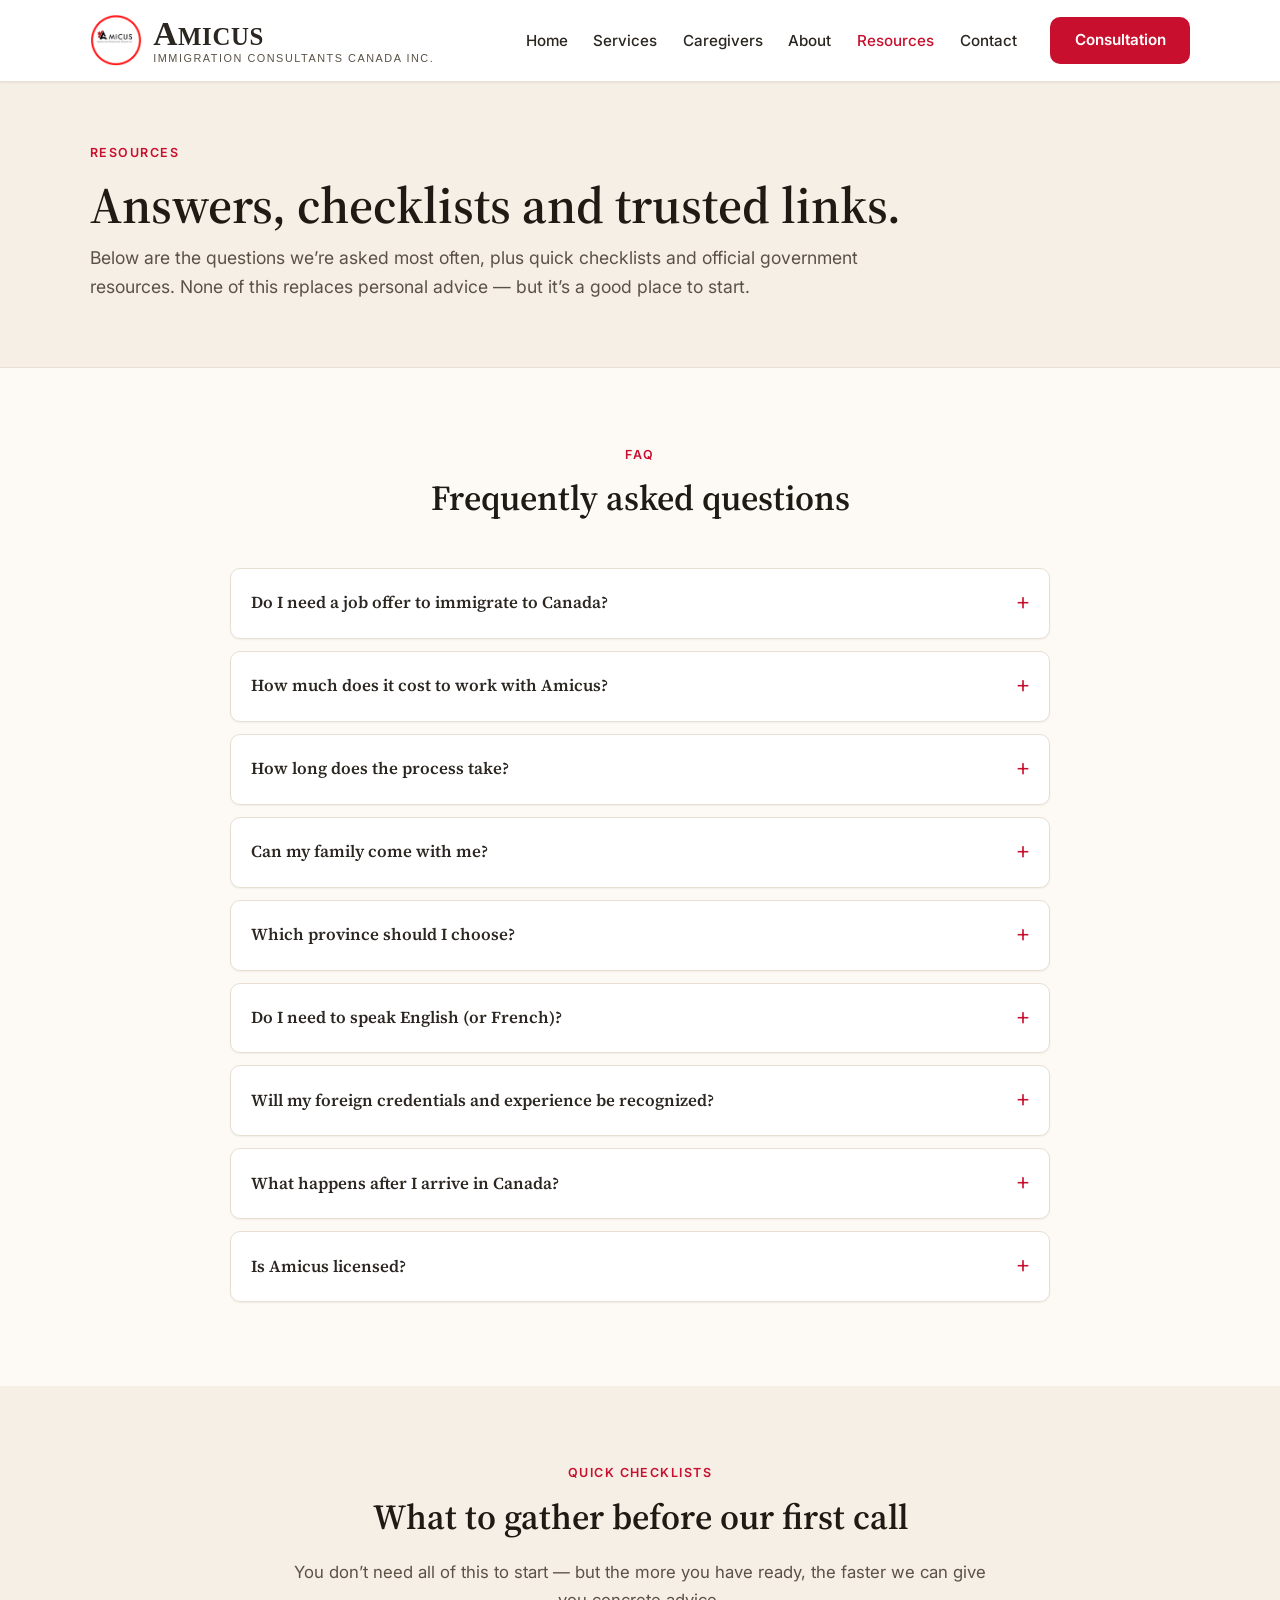
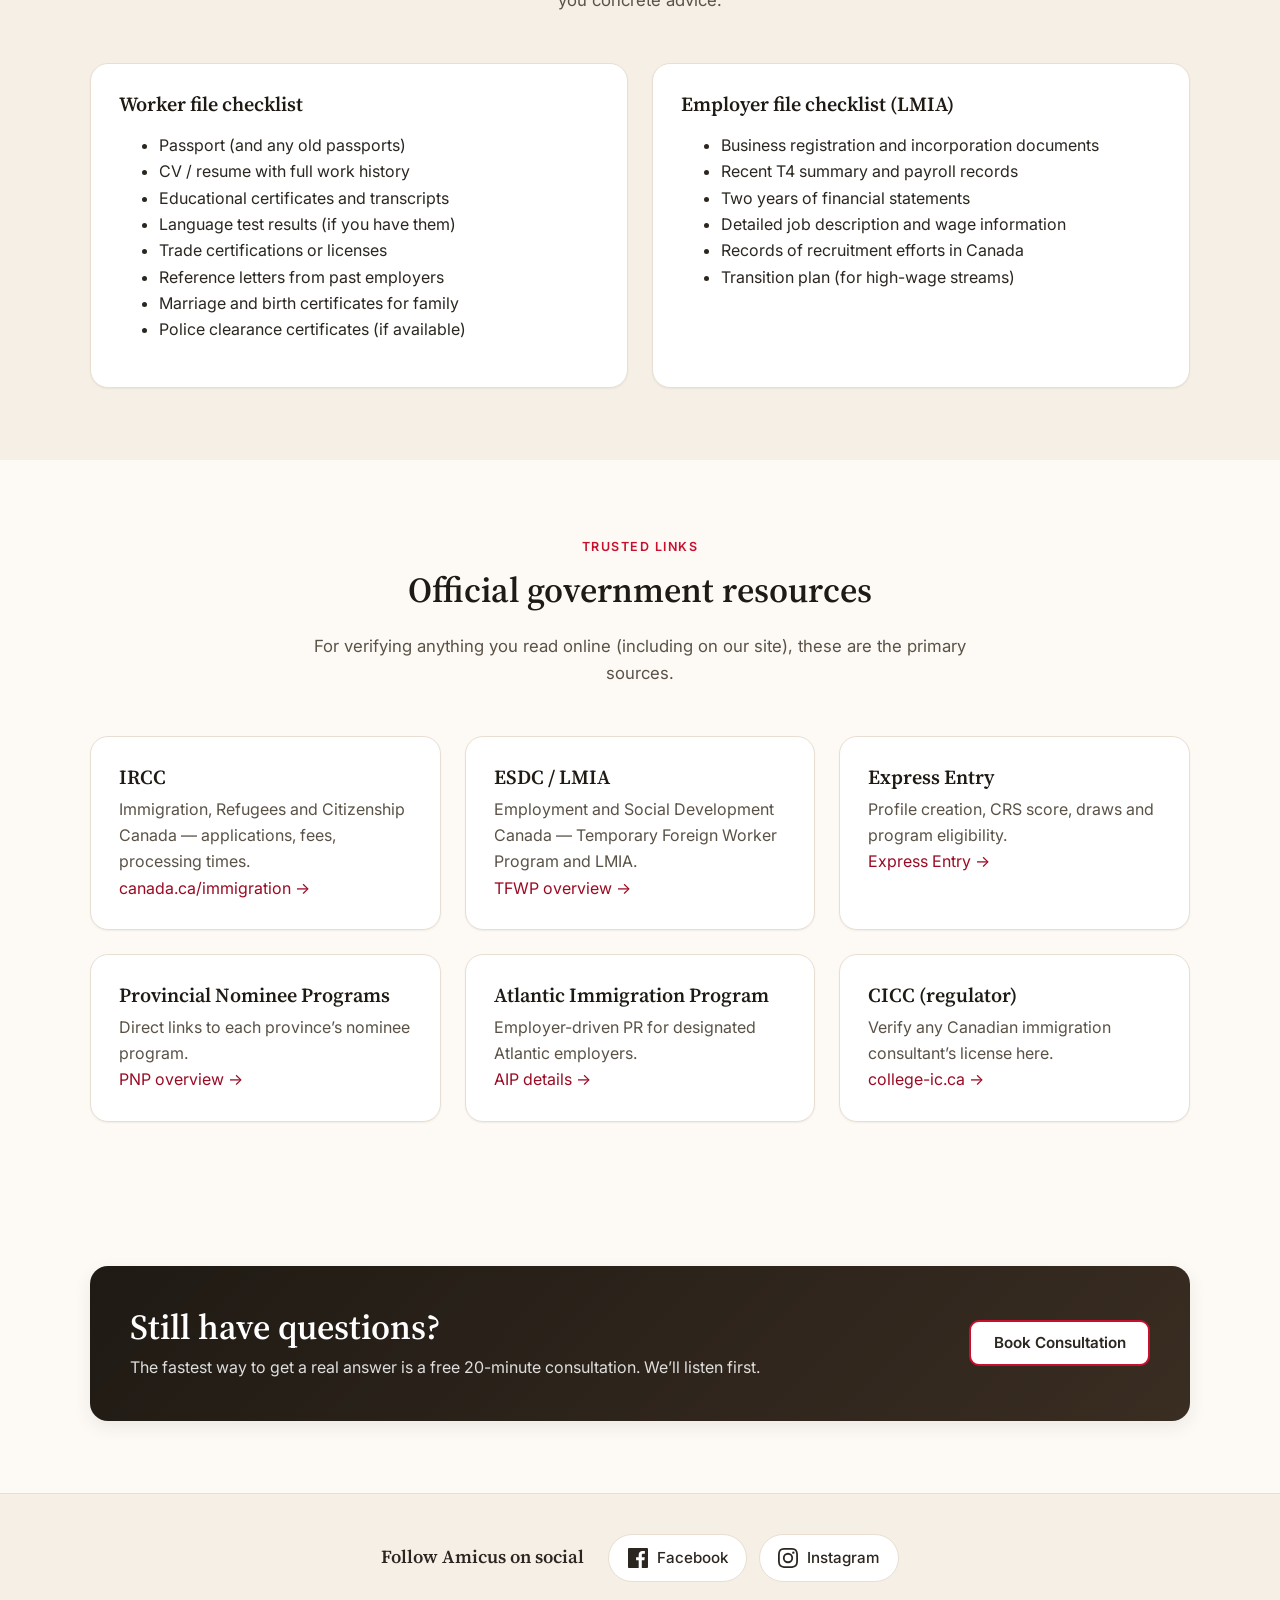
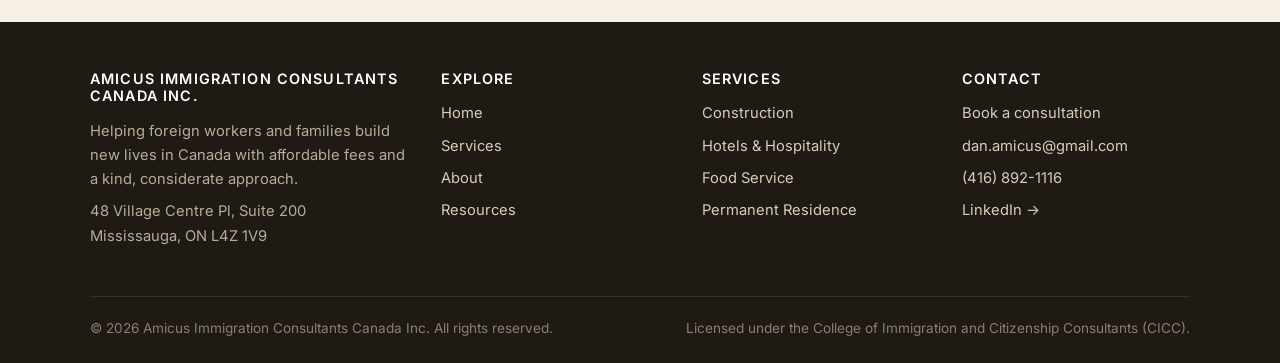
<file: resources.html>
<!DOCTYPE html>
<html lang="en">
<head>
  <meta charset="UTF-8" />
  <meta name="viewport" content="width=device-width, initial-scale=1.0" />

  <!-- Primary SEO -->
  <title>Canadian Immigration FAQ &amp; Resources | Amicus Immigration</title>
  <meta name="description" content="Canadian immigration FAQ for employers and workers: LMIA process, TFWP compliance, job offer requirements, processing times, family sponsorship, credentials." />
  <meta name="keywords" content="Canadian immigration FAQ, LMIA process guide, hire foreign workers guide, TFWP employer FAQ, Canadian employer immigration guide, do I need a job offer for Canada, Canada immigration cost, family sponsorship Canada, IELTS for immigration, ECA credential assessment, IRCC resources, LMIA explained" />
  <meta name="robots" content="index, follow, max-image-preview:large" />
  <meta name="theme-color" content="#c8102e" />
  <link rel="canonical" href="https://amicusimmigration.ca/resources.html" />
  <link rel="icon" type="image/png" href="favicon.png" />
  <link rel="alternate icon" type="image/x-icon" href="favicon-32.png" />
  <link rel="apple-touch-icon" href="favicon.png" />

  <!-- Open Graph -->
  <meta property="og:type" content="website" />
  <meta property="og:site_name" content="Amicus Immigration Consultants Canada Inc." />
  <meta property="og:title" content="Canadian Immigration FAQ &amp; Resources | Amicus Immigration" />
  <meta property="og:description" content="Plain-English answers to common Canadian immigration questions, plus official government resources." />
  <meta property="og:url" content="https://amicusimmigration.ca/resources.html" />
  <meta property="og:image" content="https://amicusimmigration.ca/images/og-image.png" />
  <meta property="og:locale" content="en_CA" />

  <!-- Twitter -->
  <meta name="twitter:card" content="summary_large_image" />
  <meta name="twitter:title" content="Canadian Immigration FAQ &amp; Resources | Amicus Immigration" />
  <meta name="twitter:description" content="Plain-English answers to common Canadian immigration questions, plus official government resources." />
  <meta name="twitter:image" content="https://amicusimmigration.ca/images/og-image.png" />

  <!-- Fonts + styles -->
  <link rel="preconnect" href="https://fonts.googleapis.com" />
  <link rel="preconnect" href="https://fonts.gstatic.com" crossorigin />
  <link href="https://fonts.googleapis.com/css2?family=Inter:wght@400;500;600;700&family=Source+Serif+Pro:wght@400;600;700&display=swap" rel="stylesheet" />
  <link rel="stylesheet" href="css/styles.css" />

  <!-- Structured data: FAQPage (gives Google rich-result eligibility) -->
  <script type="application/ld+json">
  {
    "@context": "https://schema.org",
    "@type": "FAQPage",
    "mainEntity": [
      {
        "@type": "Question",
        "name": "Do I need a job offer to immigrate to Canada?",
        "acceptedAnswer": {"@type": "Answer", "text": "Not always. Express Entry programs like Federal Skilled Worker can succeed without a job offer if your CRS score is high enough. However, for trades, hospitality and food service roles, the most reliable pathway is a Canadian employer's LMIA-supported job offer plus a closed work permit."}
      },
      {
        "@type": "Question",
        "name": "How much does it cost to work with Amicus Immigration?",
        "acceptedAnswer": {"@type": "Answer", "text": "Our fees are quoted up front for the full file with no surprises or drip pricing. The exact amount depends on your program, family size and document situation, but our pricing is deliberately set to be among the most economical in the GTA. Government fees (IRCC, biometrics, etc.) are separate."}
      },
      {
        "@type": "Question",
        "name": "How long does the Canadian immigration process take?",
        "acceptedAnswer": {"@type": "Answer", "text": "Timelines vary. A straightforward LMIA-supported work permit might be ready in 3 to 6 months from start to landing. Permanent Residence pathways usually take 6 to 24 months depending on the program and your country of residence."}
      },
      {
        "@type": "Question",
        "name": "Can my family come with me to Canada?",
        "acceptedAnswer": {"@type": "Answer", "text": "In most cases, yes. Spouses and dependent children can typically accompany a principal worker. Spouses of skilled workers and most international students are often eligible for open work permits, and children can attend school."}
      },
      {
        "@type": "Question",
        "name": "Which Canadian province should I choose?",
        "acceptedAnswer": {"@type": "Answer", "text": "The right province is the one where the right job, the right community and the right cost of living line up for your family. Atlantic Canada and the Prairies often have the friendliest PR pathways and lower cost of living, while Ontario and BC have the most jobs but higher costs."}
      },
      {
        "@type": "Question",
        "name": "Do I need to speak English or French to immigrate to Canada?",
        "acceptedAnswer": {"@type": "Answer", "text": "For most economic immigration programs, you need to demonstrate language ability through an approved test (IELTS, CELPIP, or TEF for French). The minimum level depends on the program."}
      },
      {
        "@type": "Question",
        "name": "Will my foreign credentials and experience be recognized in Canada?",
        "acceptedAnswer": {"@type": "Answer", "text": "For many trades and licensed professions, yes, but the process varies by province and trade. You may need a credential assessment (ECA) or additional certification steps, ideally completed before arrival."}
      },
      {
        "@type": "Question",
        "name": "What happens after I arrive in Canada?",
        "acceptedAnswer": {"@type": "Answer", "text": "Amicus helps with practical settlement steps like obtaining a Social Insurance Number (SIN), health card, banking and connecting with settlement organizations in your region. We also help clients sponsor family members later on."}
      },
      {
        "@type": "Question",
        "name": "Is Amicus Immigration a licensed immigration consultant?",
        "acceptedAnswer": {"@type": "Answer", "text": "Yes. Amicus is authorized to represent clients under Canadian immigration regulations through the College of Immigration and Citizenship Consultants (CICC). Founder Dan Engineer is a Registered Canadian Immigration Consultant (RCIC)."}
      }
    ]
  }
  </script>
</head>
<body>
  <header class="site-header">
    <div class="container">
      <a href="index.html" class="brand" aria-label="Amicus Immigration Consultants Canada Inc. — Home">
        <img class="brand-mark" src="images/amicus-logo.png" alt="" width="52" height="52" />
        <span class="brand-text">
          <span class="brand-wordmark"><span class="brand-A">A</span><span class="brand-micus">MICUS</span></span>
          <span class="brand-tag">Immigration Consultants Canada Inc.</span>
        </span>
      </a>
      <button class="nav-toggle" aria-label="Toggle navigation" aria-expanded="false">&#9776;</button>
      <nav class="nav" aria-label="Primary">
        <a href="index.html">Home</a>
        <a href="services.html">Services</a>
        <a href="caregivers.html">Caregivers</a>
        <a href="about.html">About</a>
        <a href="resources.html">Resources</a>
        <a href="contact.html">Contact</a>
        <a href="contact.html" class="btn btn-primary">Consultation</a>
      </nav>
    </div>
  </header>

  <section class="page-hero">
    <div class="container">
      <span class="eyebrow">Resources</span>
      <h1>Answers, checklists and trusted links.</h1>
      <p>Below are the questions we&rsquo;re asked most often, plus quick checklists and official government resources. None of this replaces personal advice — but it&rsquo;s a good place to start.</p>
    </div>
  </section>

  <!-- FAQ -->
  <section class="section">
    <div class="container">
      <div class="section-header">
        <span class="eyebrow">FAQ</span>
        <h2>Frequently asked questions</h2>
      </div>
      <div class="faq" style="max-width:820px;margin:0 auto">
        <details>
          <summary>Do I need a job offer to immigrate to Canada?</summary>
          <p>Not always. Express Entry programs like Federal Skilled Worker can succeed without a job offer if your CRS score is high enough. However, for trades, hospitality and food service roles, the most reliable pathway is a Canadian employer&rsquo;s LMIA-supported job offer plus a closed work permit. We&rsquo;ll help you figure out which route fits.</p>
        </details>
        <details>
          <summary>How much does it cost to work with Amicus?</summary>
          <p>Our fees are quoted up front for the full file — no surprises and no drip pricing. The exact amount depends on your program, family size and document situation, but our pricing is deliberately set to be among the most economical in the GTA. Government fees (IRCC, biometrics, etc.) are separate and we&rsquo;ll explain those clearly.</p>
        </details>
        <details>
          <summary>How long does the process take?</summary>
          <p>It varies widely. A straightforward LMIA-supported work permit might be ready in 3–6 months from start to landing. PR pathways usually take longer — anywhere from 6 to 24 months depending on the program and your country of residence. We give you realistic timelines on the first call.</p>
        </details>
        <details>
          <summary>Can my family come with me?</summary>
          <p>In most cases, yes. Spouses and dependent children can typically accompany a principal worker. Spouses of skilled workers and most international students are often eligible for open work permits, and children can attend school. We help you put the whole family on the right paperwork.</p>
        </details>
        <details>
          <summary>Which province should I choose?</summary>
          <p>The honest answer: the one where the right job, the right community and the right cost of living line up for your family. That&rsquo;s a real conversation we have with every client — we don&rsquo;t just chase whichever province processes fastest.</p>
        </details>
        <details>
          <summary>Do I need to speak English (or French)?</summary>
          <p>For most economic immigration programs, yes — you&rsquo;ll need to demonstrate language ability through an approved test (IELTS, CELPIP or TEF). The minimum level depends on the program. We&rsquo;ll tell you exactly what score you need to aim for.</p>
        </details>
        <details>
          <summary>Will my foreign credentials and experience be recognized?</summary>
          <p>For many trades and licensed professions, yes — but the process varies by province and trade. We help you understand what credential assessment (ECA) or certification steps you&rsquo;ll need, ideally before you arrive.</p>
        </details>
        <details>
          <summary>What happens after I arrive in Canada?</summary>
          <p>We don&rsquo;t disappear after the visa. We&rsquo;ll help you with practical things like SIN, health card, banking and connecting you with settlement organizations in your region. Many of our clients later come back to sponsor family — and we&rsquo;re here for that too.</p>
        </details>
        <details>
          <summary>Is Amicus licensed?</summary>
          <p>Yes. We&rsquo;re authorized to represent clients under Canadian immigration regulations through the College of Immigration and Citizenship Consultants (CICC). Always insist on a licensed representative — and never trust anyone who guarantees a visa.</p>
        </details>
      </div>
    </div>
  </section>

  <!-- Checklists -->
  <section class="section section--alt">
    <div class="container">
      <div class="section-header">
        <span class="eyebrow">Quick Checklists</span>
        <h2>What to gather before our first call</h2>
        <p>You don&rsquo;t need all of this to start — but the more you have ready, the faster we can give you concrete advice.</p>
      </div>
      <div class="grid grid-2">
        <div class="card">
          <h3>Worker file checklist</h3>
          <ul>
            <li>Passport (and any old passports)</li>
            <li>CV / resume with full work history</li>
            <li>Educational certificates and transcripts</li>
            <li>Language test results (if you have them)</li>
            <li>Trade certifications or licenses</li>
            <li>Reference letters from past employers</li>
            <li>Marriage and birth certificates for family</li>
            <li>Police clearance certificates (if available)</li>
          </ul>
        </div>
        <div class="card">
          <h3>Employer file checklist (LMIA)</h3>
          <ul>
            <li>Business registration and incorporation documents</li>
            <li>Recent T4 summary and payroll records</li>
            <li>Two years of financial statements</li>
            <li>Detailed job description and wage information</li>
            <li>Records of recruitment efforts in Canada</li>
            <li>Transition plan (for high-wage streams)</li>
          </ul>
        </div>
      </div>
    </div>
  </section>

  <!-- Government links -->
  <section class="section">
    <div class="container">
      <div class="section-header">
        <span class="eyebrow">Trusted Links</span>
        <h2>Official government resources</h2>
        <p>For verifying anything you read online (including on our site), these are the primary sources.</p>
      </div>
      <div class="grid grid-3">
        <div class="card">
          <h3>IRCC</h3>
          <p>Immigration, Refugees and Citizenship Canada — applications, fees, processing times.</p>
          <p><a href="https://www.canada.ca/en/immigration-refugees-citizenship.html" target="_blank" rel="noopener">canada.ca/immigration &rarr;</a></p>
        </div>
        <div class="card">
          <h3>ESDC / LMIA</h3>
          <p>Employment and Social Development Canada — Temporary Foreign Worker Program and LMIA.</p>
          <p><a href="https://www.canada.ca/en/employment-social-development/services/foreign-workers.html" target="_blank" rel="noopener">TFWP overview &rarr;</a></p>
        </div>
        <div class="card">
          <h3>Express Entry</h3>
          <p>Profile creation, CRS score, draws and program eligibility.</p>
          <p><a href="https://www.canada.ca/en/immigration-refugees-citizenship/services/immigrate-canada/express-entry.html" target="_blank" rel="noopener">Express Entry &rarr;</a></p>
        </div>
        <div class="card">
          <h3>Provincial Nominee Programs</h3>
          <p>Direct links to each province&rsquo;s nominee program.</p>
          <p><a href="https://www.canada.ca/en/immigration-refugees-citizenship/services/immigrate-canada/provincial-nominees.html" target="_blank" rel="noopener">PNP overview &rarr;</a></p>
        </div>
        <div class="card">
          <h3>Atlantic Immigration Program</h3>
          <p>Employer-driven PR for designated Atlantic employers.</p>
          <p><a href="https://www.canada.ca/en/immigration-refugees-citizenship/services/immigrate-canada/atlantic-immigration.html" target="_blank" rel="noopener">AIP details &rarr;</a></p>
        </div>
        <div class="card">
          <h3>CICC (regulator)</h3>
          <p>Verify any Canadian immigration consultant&rsquo;s license here.</p>
          <p><a href="https://college-ic.ca/" target="_blank" rel="noopener">college-ic.ca &rarr;</a></p>
        </div>
      </div>
    </div>
  </section>

  <!-- CTA -->
  <section class="section">
    <div class="container">
      <div class="cta-banner">
        <div>
          <h2>Still have questions?</h2>
          <p>The fastest way to get a real answer is a free 20-minute consultation. We&rsquo;ll listen first.</p>
        </div>
        <a href="contact.html" class="btn btn-light">Book Consultation</a>
      </div>
    </div>
  </section>

  <!-- Social -->
  <section class="social-strip">
    <div class="container">
      <span class="social-strip-label">Follow Amicus on social</span>
      <div class="social-links">
        <a class="social-link social-link--facebook" href="https://www.facebook.com/dan.amicus/" target="_blank" rel="noopener" aria-label="Amicus Immigration on Facebook">
          <svg viewBox="0 0 24 24" fill="currentColor" aria-hidden="true"><path d="M22.675 0H1.325C.593 0 0 .593 0 1.325v21.351C0 23.408.593 24 1.325 24H12.82v-9.294H9.692v-3.622h3.128V8.413c0-3.1 1.894-4.788 4.659-4.788 1.325 0 2.463.099 2.795.143v3.24l-1.918.001c-1.504 0-1.795.715-1.795 1.763v2.313h3.587l-.467 3.622h-3.12V24h6.116c.73 0 1.323-.593 1.323-1.325V1.325C24 .593 23.408 0 22.675 0z"/></svg>
          <span>Facebook</span>
        </a>
        <a class="social-link social-link--instagram" href="https://www.instagram.com/amicus_immigration_canada" target="_blank" rel="noopener" aria-label="Amicus Immigration on Instagram">
          <svg viewBox="0 0 24 24" fill="currentColor" aria-hidden="true"><path d="M12 2.163c3.204 0 3.584.012 4.85.07 3.252.148 4.771 1.691 4.919 4.919.058 1.265.069 1.645.069 4.849 0 3.205-.012 3.584-.069 4.849-.149 3.225-1.664 4.771-4.919 4.919-1.266.058-1.644.07-4.85.07-3.204 0-3.584-.012-4.849-.07-3.26-.149-4.771-1.699-4.919-4.92-.058-1.265-.07-1.644-.07-4.849 0-3.204.013-3.583.07-4.849.149-3.227 1.664-4.771 4.919-4.919 1.266-.057 1.645-.069 4.849-.069zM12 0C8.741 0 8.333.014 7.053.072 2.695.272.273 2.69.073 7.052.014 8.333 0 8.741 0 12c0 3.259.014 3.668.072 4.948.2 4.358 2.618 6.78 6.98 6.98C8.333 23.986 8.741 24 12 24c3.259 0 3.668-.014 4.948-.072 4.354-.2 6.782-2.618 6.979-6.98.059-1.28.073-1.689.073-4.948 0-3.259-.014-3.667-.072-4.947-.196-4.354-2.617-6.78-6.979-6.98C15.668.014 15.259 0 12 0zm0 5.838a6.162 6.162 0 100 12.324 6.162 6.162 0 000-12.324zM12 16a4 4 0 110-8 4 4 0 010 8zm6.406-11.845a1.44 1.44 0 100 2.881 1.44 1.44 0 000-2.881z"/></svg>
          <span>Instagram</span>
        </a>
      </div>
    </div>
  </section>

  <!-- Footer -->
  <footer class="site-footer">
    <div class="container">
      <div class="footer-grid">
        <div>
          <h4>Amicus Immigration Consultants Canada Inc.</h4>
          <p>Helping foreign workers and families build new lives in Canada with affordable fees and a kind, considerate approach.</p>
          <p>48 Village Centre Pl, Suite 200<br/>Mississauga, ON L4Z 1V9</p>
        </div>
        <div>
          <h4>Explore</h4>
          <p><a href="index.html">Home</a></p>
          <p><a href="services.html">Services</a></p>
          <p><a href="about.html">About</a></p>
          <p><a href="resources.html">Resources</a></p>
        </div>
        <div>
          <h4>Services</h4>
          <p><a href="services.html#construction">Construction</a></p>
          <p><a href="services.html#hospitality">Hotels &amp; Hospitality</a></p>
          <p><a href="services.html#foodservice">Food Service</a></p>
          <p><a href="services.html#pr">Permanent Residence</a></p>
        </div>
        <div>
          <h4>Contact</h4>
          <p><a href="contact.html">Book a consultation</a></p>
          <p><a href="mailto:dan.amicus@gmail.com">dan.amicus@gmail.com</a></p>
          <p><a href="tel:+14168921116">(416) 892-1116</a></p>
          <p><a href="https://www.linkedin.com/in/dan-engineer-rcic-58130929/" target="_blank" rel="noopener">LinkedIn &rarr;</a></p>
        </div>
      </div>
      <div class="footer-bottom">
        <span>&copy; <span id="year"></span> Amicus Immigration Consultants Canada Inc. All rights reserved.</span>
        <span>Licensed under the College of Immigration and Citizenship Consultants (CICC).</span>
      </div>
    </div>
  </footer>

  <script src="js/main.js"></script>
</body>
</html>
</file>
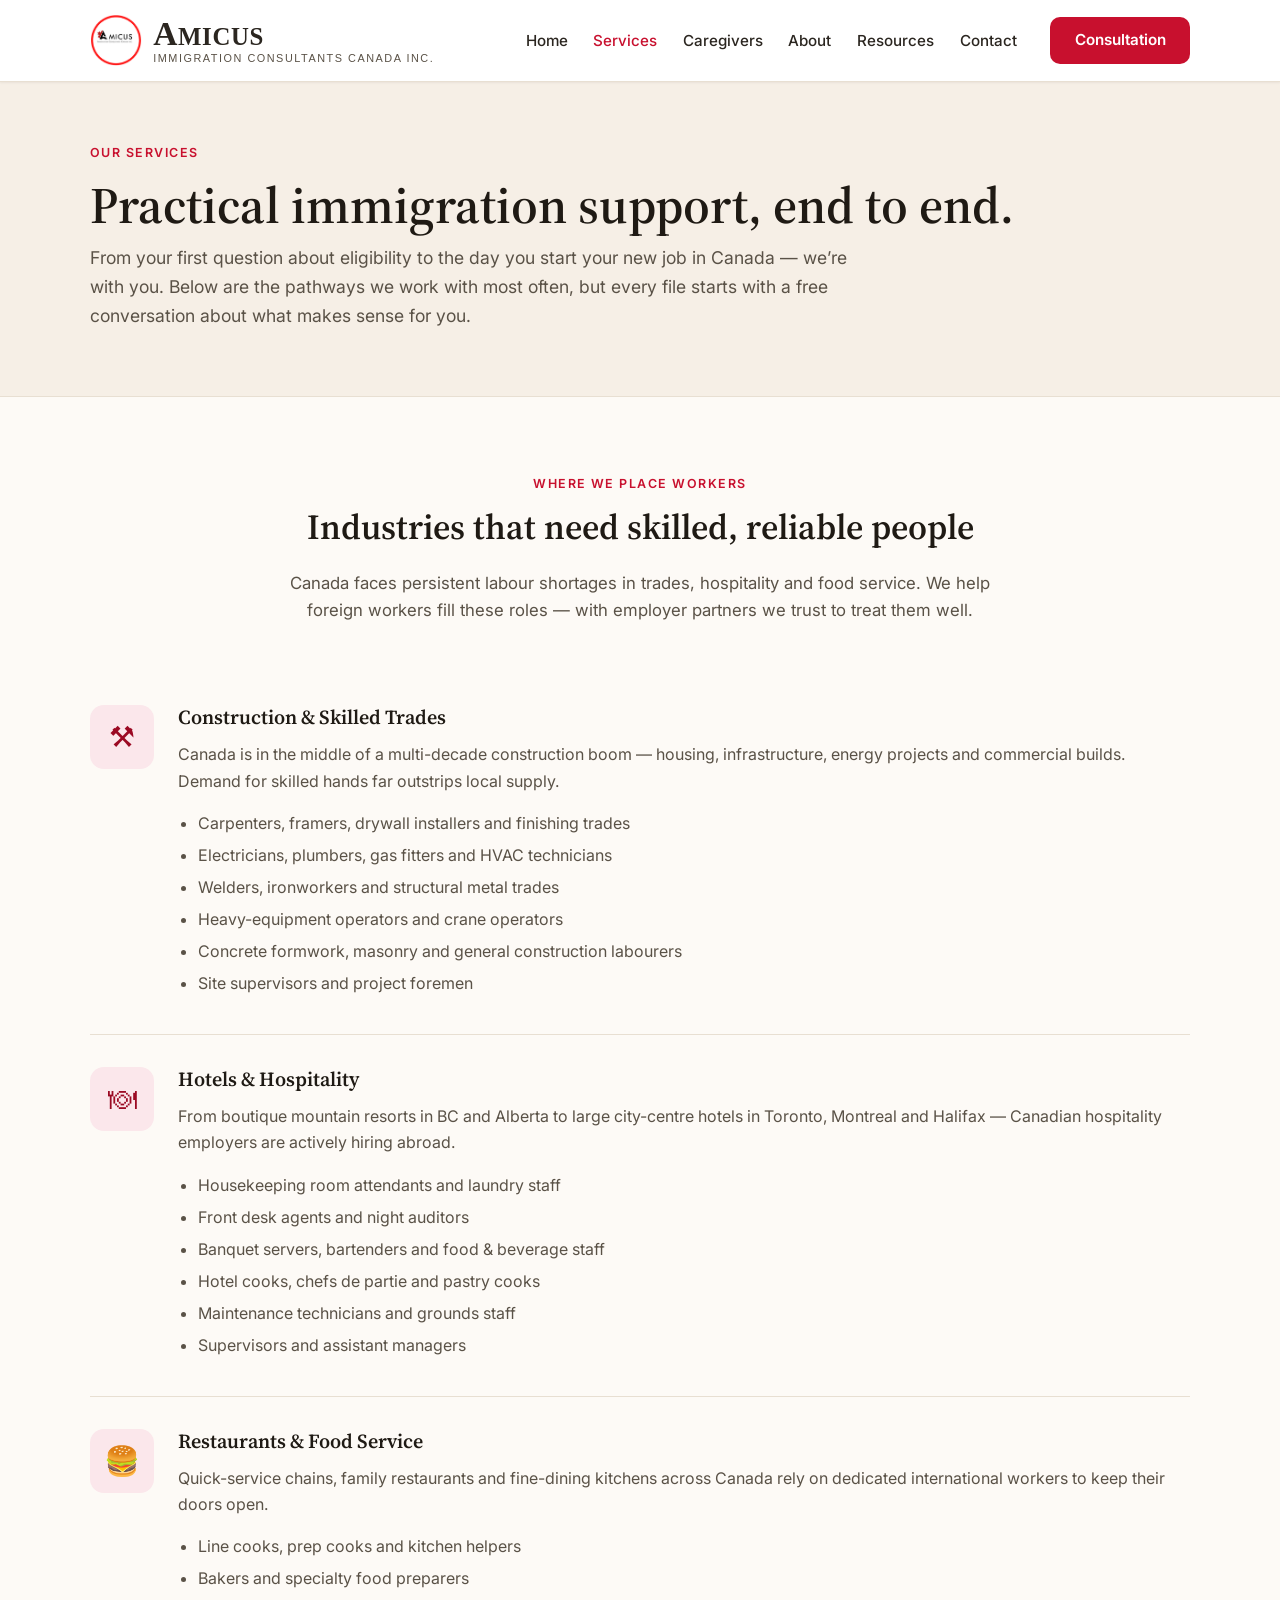
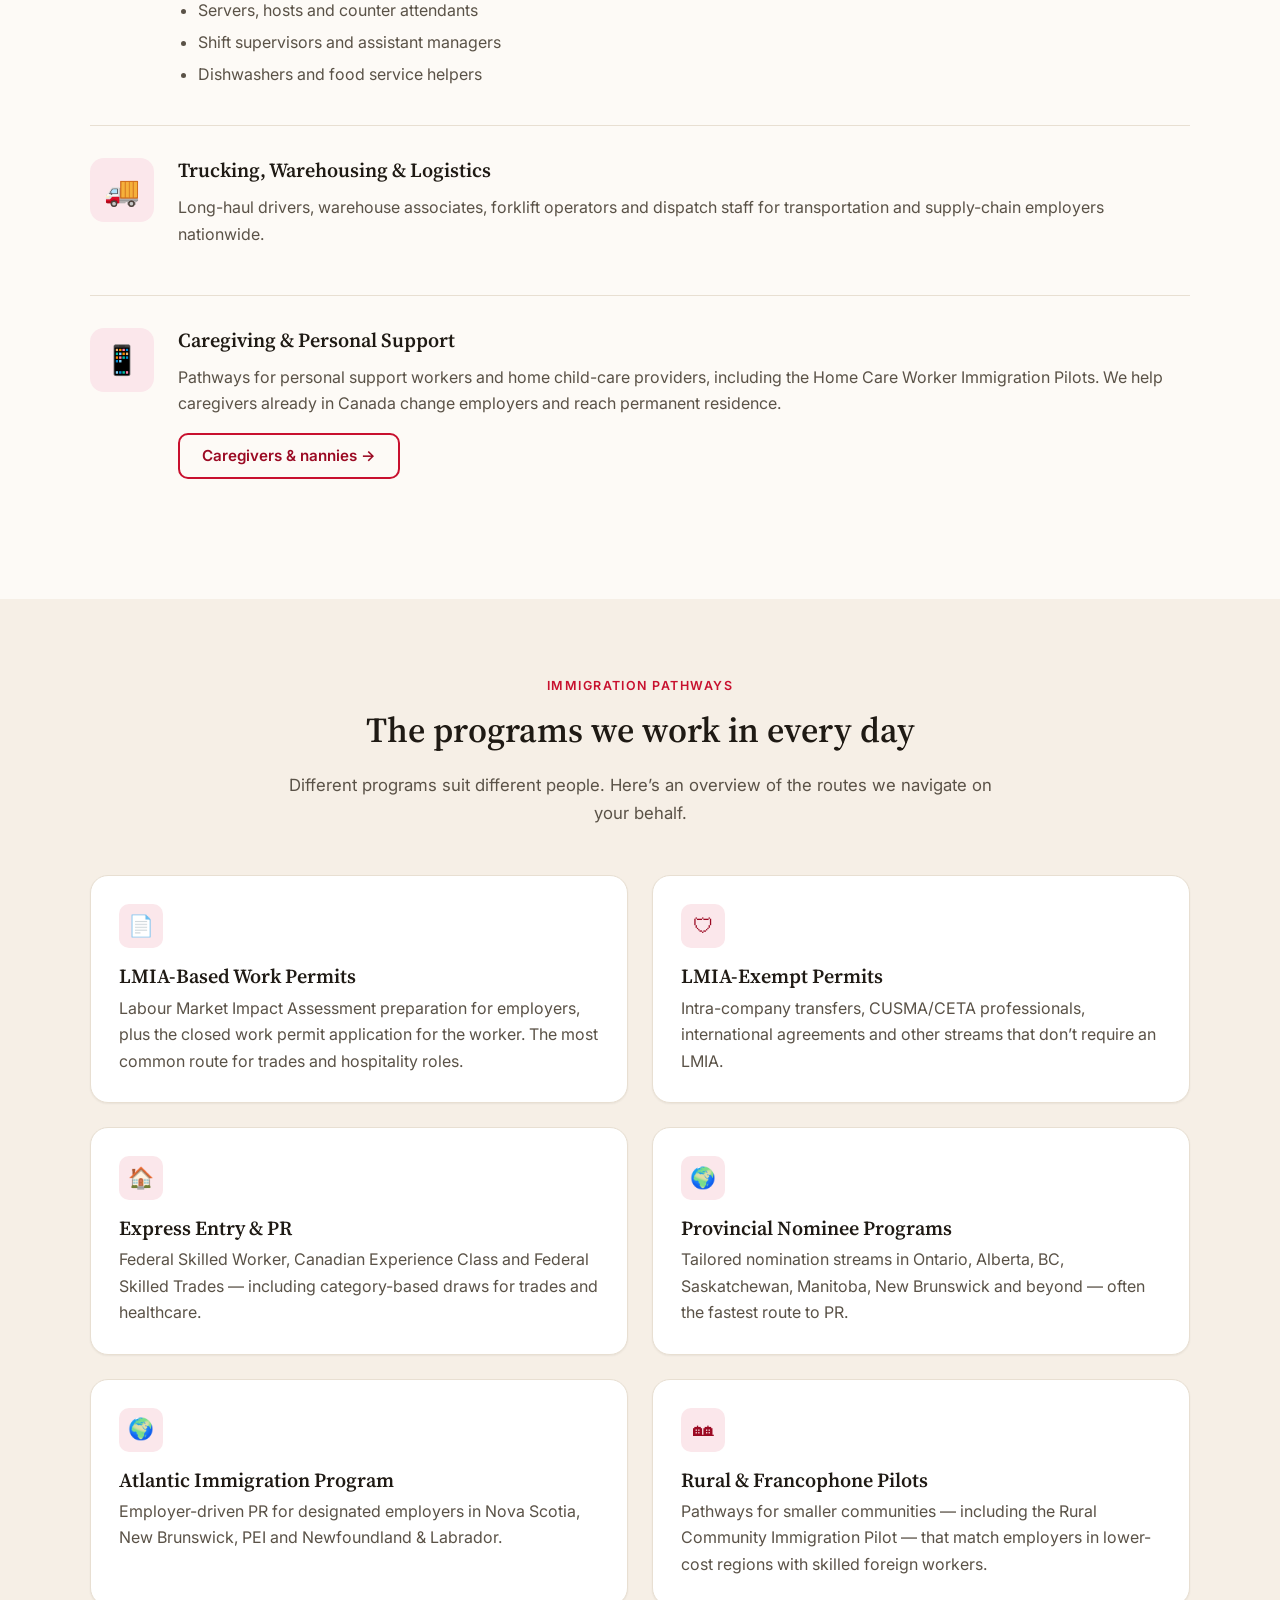
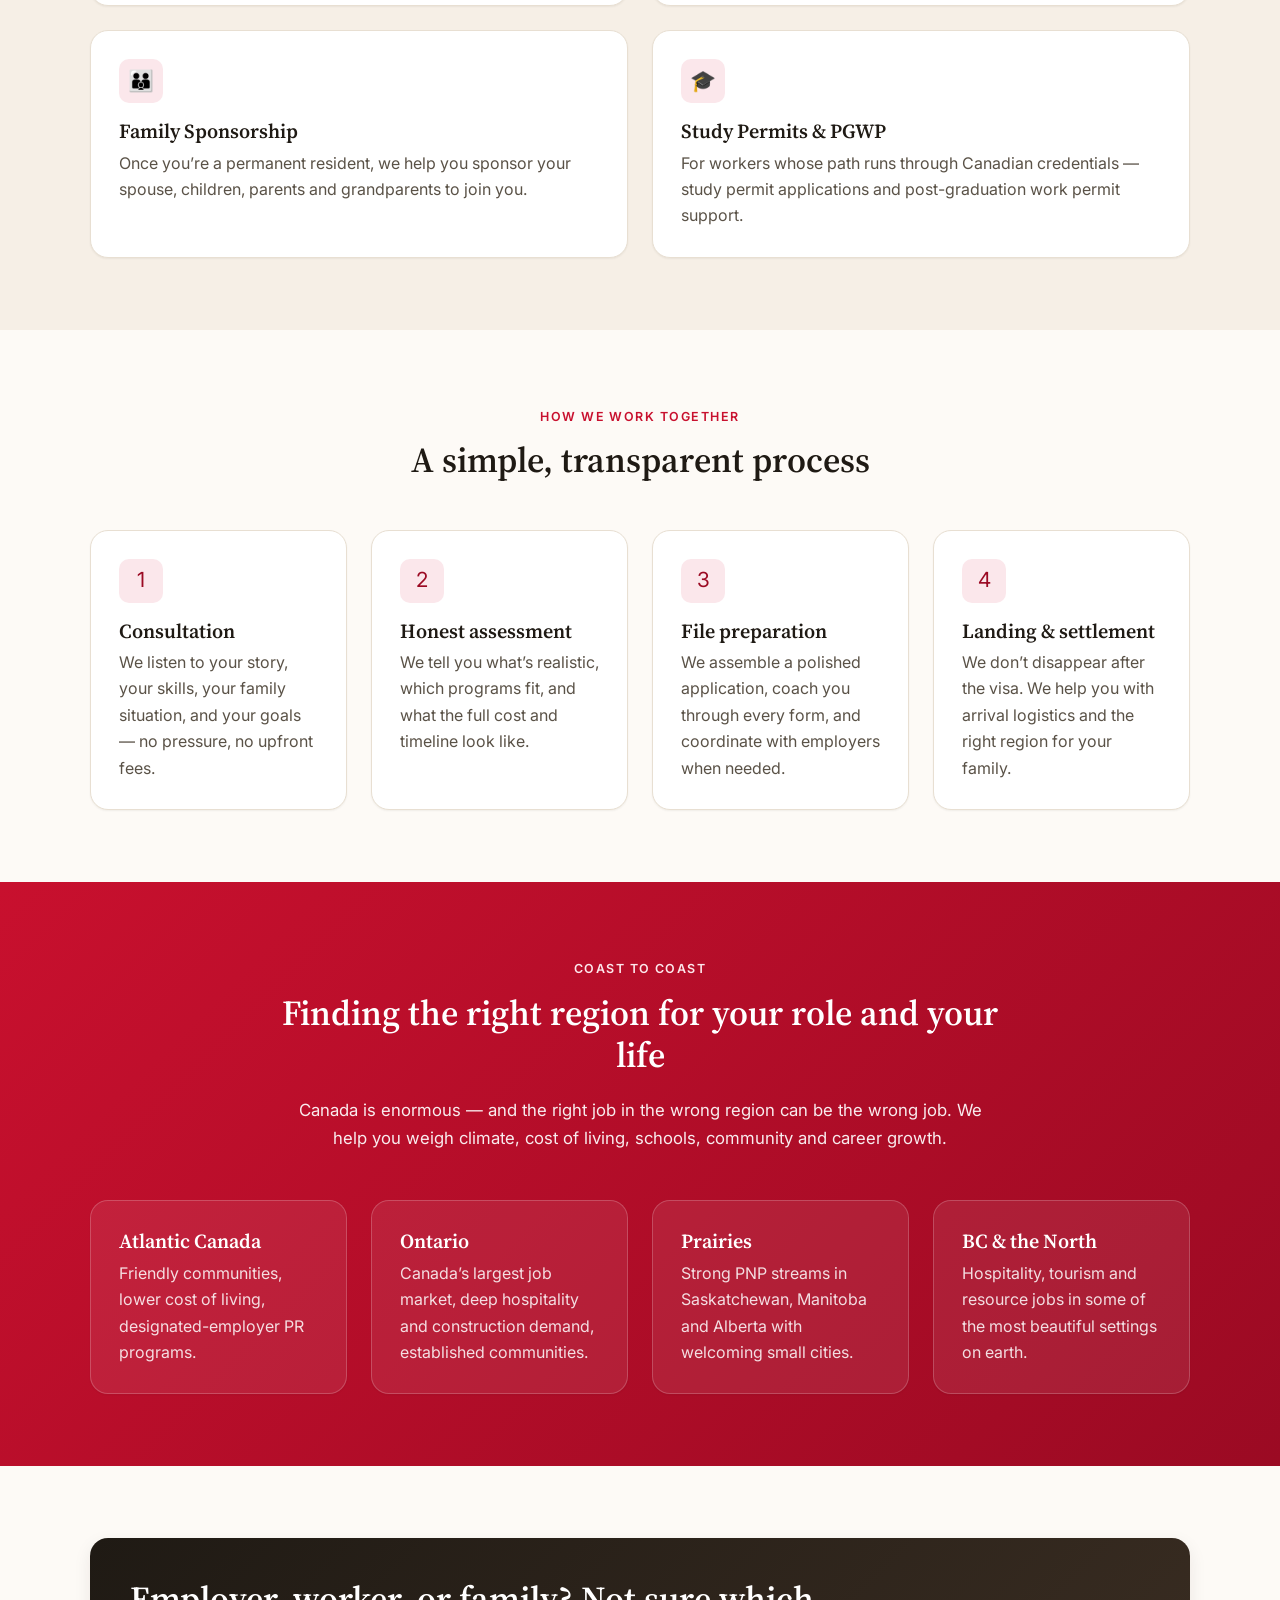
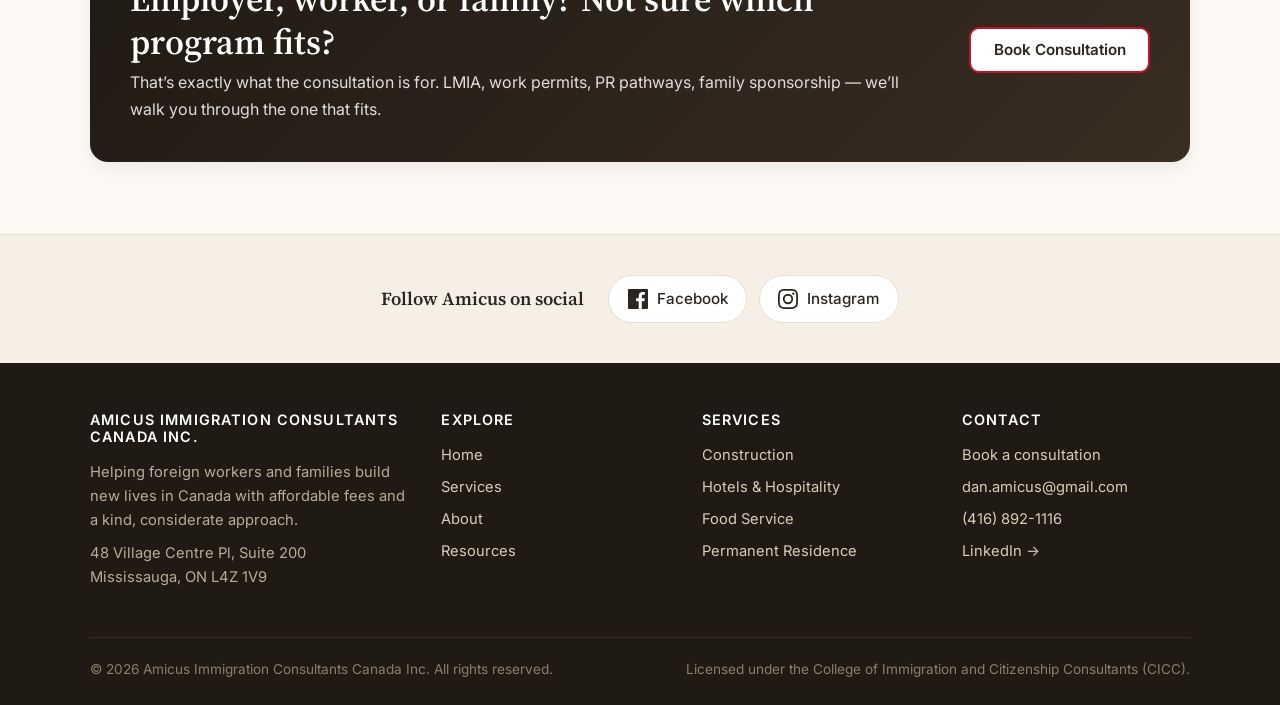
<file: services.html>
<!DOCTYPE html>
<html lang="en">
<head>
  <meta charset="UTF-8" />
  <meta name="viewport" content="width=device-width, initial-scale=1.0" />

  <!-- Primary SEO -->
  <title>Immigration Services for Foreign Workers in Canada | Amicus Immigration</title>
  <meta name="description" content="LMIA preparation, work permit sponsorship, and TFWP compliance for Canadian employers hiring foreign workers. Plus Express Entry, PNP, family sponsorship." />
  <meta name="keywords" content="LMIA consultant Canada, hire foreign workers Canada, TFWP employer compliance, work permit sponsorship, LMIA Mississauga, Express Entry consultant, Provincial Nominee Program, Atlantic Immigration Program, construction worker recruitment Canada, hotel worker LMIA, restaurant worker LMIA, foreign talent hiring Canada, family sponsorship Canada" />
  <meta name="robots" content="index, follow, max-image-preview:large" />
  <meta name="theme-color" content="#c8102e" />
  <link rel="canonical" href="https://amicusimmigration.ca/services.html" />
  <link rel="icon" type="image/png" href="favicon.png" />
  <link rel="alternate icon" type="image/x-icon" href="favicon-32.png" />
  <link rel="apple-touch-icon" href="favicon.png" />

  <!-- Open Graph -->
  <meta property="og:type" content="website" />
  <meta property="og:site_name" content="Amicus Immigration Consultants Canada Inc." />
  <meta property="og:title" content="Immigration Services for Foreign Workers in Canada | Amicus Immigration" />
  <meta property="og:description" content="LMIA, work permits, Express Entry, PNP and family sponsorship. Construction, hospitality and food service placements coast to coast." />
  <meta property="og:url" content="https://amicusimmigration.ca/services.html" />
  <meta property="og:image" content="https://amicusimmigration.ca/images/og-image.png" />
  <meta property="og:locale" content="en_CA" />

  <!-- Twitter -->
  <meta name="twitter:card" content="summary_large_image" />
  <meta name="twitter:title" content="Immigration Services for Foreign Workers in Canada | Amicus" />
  <meta name="twitter:description" content="LMIA, work permits, Express Entry, PNP and family sponsorship across Canada." />
  <meta name="twitter:image" content="https://amicusimmigration.ca/images/og-image.png" />

  <!-- Fonts + styles -->
  <link rel="preconnect" href="https://fonts.googleapis.com" />
  <link rel="preconnect" href="https://fonts.gstatic.com" crossorigin />
  <link href="https://fonts.googleapis.com/css2?family=Inter:wght@400;500;600;700&family=Source+Serif+Pro:wght@400;600;700&display=swap" rel="stylesheet" />
  <link rel="stylesheet" href="css/styles.css" />

  <!-- Structured data: Service offerings -->
  <script type="application/ld+json">
  {
    "@context": "https://schema.org",
    "@type": "Service",
    "serviceType": "Canadian Immigration Consulting",
    "provider": {
      "@type": "ProfessionalService",
      "@id": "https://amicusimmigration.ca/#organization",
      "name": "Amicus Immigration Consultants Canada Inc.",
      "url": "https://amicusimmigration.ca/",
      "telephone": "+1-416-892-1116"
    },
    "areaServed": {"@type": "Country", "name": "Canada"},
    "audience": [
      {"@type": "BusinessAudience", "name": "Canadian employers hiring foreign workers"},
      {"@type": "Audience", "name": "Foreign workers and families relocating to Canada"}
    ],
    "hasOfferCatalog": {
      "@type": "OfferCatalog",
      "name": "Immigration Services",
      "itemListElement": [
        {"@type": "Offer", "itemOffered": {"@type": "Service", "name": "LMIA Preparation & Submission", "description": "End-to-end Labour Market Impact Assessment preparation for Canadian employers hiring foreign workers.", "serviceType": "Employer immigration"}},
        {"@type": "Offer", "itemOffered": {"@type": "Service", "name": "Work Permit Sponsorship", "description": "Employer-sponsored work permits including LMIA-based and LMIA-exempt streams.", "serviceType": "Employer immigration"}},
        {"@type": "Offer", "itemOffered": {"@type": "Service", "name": "TFWP Compliance", "description": "Ongoing Temporary Foreign Worker Program compliance support and audit readiness for Canadian employers.", "serviceType": "Employer compliance"}},
        {"@type": "Offer", "itemOffered": {"@type": "Service", "name": "Express Entry & Permanent Residence", "description": "Federal Skilled Worker, Canadian Experience Class, and Federal Skilled Trades program applications.", "serviceType": "Worker immigration"}},
        {"@type": "Offer", "itemOffered": {"@type": "Service", "name": "Provincial Nominee Programs (PNP)", "description": "PNP applications across Ontario, Atlantic Canada, Prairies, BC and the North.", "serviceType": "Worker immigration"}},
        {"@type": "Offer", "itemOffered": {"@type": "Service", "name": "Atlantic Immigration Program", "description": "Designated-employer PR pathway for Atlantic Canada.", "serviceType": "Worker immigration"}},
        {"@type": "Offer", "itemOffered": {"@type": "Service", "name": "Family Sponsorship", "description": "Spousal, parental and dependent sponsorship applications.", "serviceType": "Worker immigration"}}
      ]
    }
  }
  </script>
</head>
<body>
  <header class="site-header">
    <div class="container">
      <a href="index.html" class="brand" aria-label="Amicus Immigration Consultants Canada Inc. — Home">
        <img class="brand-mark" src="images/amicus-logo.png" alt="" width="52" height="52" />
        <span class="brand-text">
          <span class="brand-wordmark"><span class="brand-A">A</span><span class="brand-micus">MICUS</span></span>
          <span class="brand-tag">Immigration Consultants Canada Inc.</span>
        </span>
      </a>
      <button class="nav-toggle" aria-label="Toggle navigation" aria-expanded="false">&#9776;</button>
      <nav class="nav" aria-label="Primary">
        <a href="index.html">Home</a>
        <a href="services.html">Services</a>
        <a href="caregivers.html">Caregivers</a>
        <a href="about.html">About</a>
        <a href="resources.html">Resources</a>
        <a href="contact.html">Contact</a>
        <a href="contact.html" class="btn btn-primary">Consultation</a>
      </nav>
    </div>
  </header>

  <section class="page-hero">
    <div class="container">
      <span class="eyebrow">Our Services</span>
      <h1>Practical immigration support, end to end.</h1>
      <p>From your first question about eligibility to the day you start your new job in Canada — we&rsquo;re with you. Below are the pathways we work with most often, but every file starts with a free conversation about what makes sense for you.</p>
    </div>
  </section>

  <!-- Industry placements -->
  <section class="section">
    <div class="container">
      <div class="section-header">
        <span class="eyebrow">Where We Place Workers</span>
        <h2>Industries that need skilled, reliable people</h2>
        <p>Canada faces persistent labour shortages in trades, hospitality and food service. We help foreign workers fill these roles — with employer partners we trust to treat them well.</p>
      </div>

      <article id="construction" class="service-block">
        <div class="icon-lg">&#9874;</div>
        <div>
          <h3>Construction &amp; Skilled Trades</h3>
          <p>Canada is in the middle of a multi-decade construction boom — housing, infrastructure, energy projects and commercial builds. Demand for skilled hands far outstrips local supply.</p>
          <ul>
            <li>Carpenters, framers, drywall installers and finishing trades</li>
            <li>Electricians, plumbers, gas fitters and HVAC technicians</li>
            <li>Welders, ironworkers and structural metal trades</li>
            <li>Heavy-equipment operators and crane operators</li>
            <li>Concrete formwork, masonry and general construction labourers</li>
            <li>Site supervisors and project foremen</li>
          </ul>
        </div>
      </article>

      <article id="hospitality" class="service-block">
        <div class="icon-lg">&#127869;</div>
        <div>
          <h3>Hotels &amp; Hospitality</h3>
          <p>From boutique mountain resorts in BC and Alberta to large city-centre hotels in Toronto, Montreal and Halifax — Canadian hospitality employers are actively hiring abroad.</p>
          <ul>
            <li>Housekeeping room attendants and laundry staff</li>
            <li>Front desk agents and night auditors</li>
            <li>Banquet servers, bartenders and food &amp; beverage staff</li>
            <li>Hotel cooks, chefs de partie and pastry cooks</li>
            <li>Maintenance technicians and grounds staff</li>
            <li>Supervisors and assistant managers</li>
          </ul>
        </div>
      </article>

      <article id="foodservice" class="service-block">
        <div class="icon-lg">&#127828;</div>
        <div>
          <h3>Restaurants &amp; Food Service</h3>
          <p>Quick-service chains, family restaurants and fine-dining kitchens across Canada rely on dedicated international workers to keep their doors open.</p>
          <ul>
            <li>Line cooks, prep cooks and kitchen helpers</li>
            <li>Bakers and specialty food preparers</li>
            <li>Servers, hosts and counter attendants</li>
            <li>Shift supervisors and assistant managers</li>
            <li>Dishwashers and food service helpers</li>
          </ul>
        </div>
      </article>

      <article class="service-block">
        <div class="icon-lg">&#128666;</div>
        <div>
          <h3>Trucking, Warehousing &amp; Logistics</h3>
          <p>Long-haul drivers, warehouse associates, forklift operators and dispatch staff for transportation and supply-chain employers nationwide.</p>
        </div>
      </article>

      <article id="caregiving" class="service-block">
        <div class="icon-lg">&#128241;</div>
        <div>
          <h3>Caregiving &amp; Personal Support</h3>
          <p>Pathways for personal support workers and home child-care providers, including the Home Care Worker Immigration Pilots. We help caregivers already in Canada change employers and reach permanent residence.</p>
          <p><a href="caregivers.html" class="btn btn-outline">Caregivers &amp; nannies &rarr;</a></p>
        </div>
      </article>
    </div>
  </section>

  <!-- Process / pathways -->
  <section class="section section--alt">
    <div class="container">
      <div class="section-header">
        <span class="eyebrow">Immigration Pathways</span>
        <h2>The programs we work in every day</h2>
        <p>Different programs suit different people. Here&rsquo;s an overview of the routes we navigate on your behalf.</p>
      </div>

      <div class="grid grid-2">
        <div class="card">
          <div class="icon">&#128196;</div>
          <h3>LMIA-Based Work Permits</h3>
          <p>Labour Market Impact Assessment preparation for employers, plus the closed work permit application for the worker. The most common route for trades and hospitality roles.</p>
        </div>
        <div class="card">
          <div class="icon">&#128737;</div>
          <h3>LMIA-Exempt Permits</h3>
          <p>Intra-company transfers, CUSMA/CETA professionals, international agreements and other streams that don&rsquo;t require an LMIA.</p>
        </div>
        <div class="card" id="pr">
          <div class="icon">&#127968;</div>
          <h3>Express Entry &amp; PR</h3>
          <p>Federal Skilled Worker, Canadian Experience Class and Federal Skilled Trades — including category-based draws for trades and healthcare.</p>
        </div>
        <div class="card">
          <div class="icon">&#127757;</div>
          <h3>Provincial Nominee Programs</h3>
          <p>Tailored nomination streams in Ontario, Alberta, BC, Saskatchewan, Manitoba, New Brunswick and beyond — often the fastest route to PR.</p>
        </div>
        <div class="card">
          <div class="icon">&#127757;</div>
          <h3>Atlantic Immigration Program</h3>
          <p>Employer-driven PR for designated employers in Nova Scotia, New Brunswick, PEI and Newfoundland &amp; Labrador.</p>
        </div>
        <div class="card">
          <div class="icon">&#127960;</div>
          <h3>Rural &amp; Francophone Pilots</h3>
          <p>Pathways for smaller communities — including the Rural Community Immigration Pilot — that match employers in lower-cost regions with skilled foreign workers.</p>
        </div>
        <div class="card">
          <div class="icon">&#128106;</div>
          <h3>Family Sponsorship</h3>
          <p>Once you&rsquo;re a permanent resident, we help you sponsor your spouse, children, parents and grandparents to join you.</p>
        </div>
        <div class="card">
          <div class="icon">&#127891;</div>
          <h3>Study Permits &amp; PGWP</h3>
          <p>For workers whose path runs through Canadian credentials — study permit applications and post-graduation work permit support.</p>
        </div>
      </div>
    </div>
  </section>

  <!-- Process steps -->
  <section class="section">
    <div class="container">
      <div class="section-header">
        <span class="eyebrow">How We Work Together</span>
        <h2>A simple, transparent process</h2>
      </div>
      <div class="grid grid-4">
        <div class="card">
          <div class="icon">1</div>
          <h3>Consultation</h3>
          <p>We listen to your story, your skills, your family situation, and your goals — no pressure, no upfront fees.</p>
        </div>
        <div class="card">
          <div class="icon">2</div>
          <h3>Honest assessment</h3>
          <p>We tell you what&rsquo;s realistic, which programs fit, and what the full cost and timeline look like.</p>
        </div>
        <div class="card">
          <div class="icon">3</div>
          <h3>File preparation</h3>
          <p>We assemble a polished application, coach you through every form, and coordinate with employers when needed.</p>
        </div>
        <div class="card">
          <div class="icon">4</div>
          <h3>Landing &amp; settlement</h3>
          <p>We don&rsquo;t disappear after the visa. We help you with arrival logistics and the right region for your family.</p>
        </div>
      </div>
    </div>
  </section>

  <!-- Geographic strength -->
  <section class="section section--accent">
    <div class="container">
      <div class="section-header">
        <span class="eyebrow" style="color:#fde8ec">Coast to Coast</span>
        <h2>Finding the right region for your role and your life</h2>
        <p>Canada is enormous — and the right job in the wrong region can be the wrong job. We help you weigh climate, cost of living, schools, community and career growth.</p>
      </div>
      <div class="grid grid-4">
        <div class="card" style="background:rgba(255,255,255,0.08);border-color:rgba(255,255,255,0.2);color:#fff">
          <h3 style="color:#fff">Atlantic Canada</h3>
          <p style="color:rgba(255,255,255,0.85)">Friendly communities, lower cost of living, designated-employer PR programs.</p>
        </div>
        <div class="card" style="background:rgba(255,255,255,0.08);border-color:rgba(255,255,255,0.2);color:#fff">
          <h3 style="color:#fff">Ontario</h3>
          <p style="color:rgba(255,255,255,0.85)">Canada&rsquo;s largest job market, deep hospitality and construction demand, established communities.</p>
        </div>
        <div class="card" style="background:rgba(255,255,255,0.08);border-color:rgba(255,255,255,0.2);color:#fff">
          <h3 style="color:#fff">Prairies</h3>
          <p style="color:rgba(255,255,255,0.85)">Strong PNP streams in Saskatchewan, Manitoba and Alberta with welcoming small cities.</p>
        </div>
        <div class="card" style="background:rgba(255,255,255,0.08);border-color:rgba(255,255,255,0.2);color:#fff">
          <h3 style="color:#fff">BC &amp; the North</h3>
          <p style="color:rgba(255,255,255,0.85)">Hospitality, tourism and resource jobs in some of the most beautiful settings on earth.</p>
        </div>
      </div>
    </div>
  </section>

  <!-- CTA -->
  <section class="section">
    <div class="container">
      <div class="cta-banner">
        <div>
          <h2>Employer, worker, or family? Not sure which program fits?</h2>
          <p>That&rsquo;s exactly what the consultation is for. LMIA, work permits, PR pathways, family sponsorship — we&rsquo;ll walk you through the one that fits.</p>
        </div>
        <a href="contact.html" class="btn btn-light">Book Consultation</a>
      </div>
    </div>
  </section>

  <!-- Social -->
  <section class="social-strip">
    <div class="container">
      <span class="social-strip-label">Follow Amicus on social</span>
      <div class="social-links">
        <a class="social-link social-link--facebook" href="https://www.facebook.com/dan.amicus/" target="_blank" rel="noopener" aria-label="Amicus Immigration on Facebook">
          <svg viewBox="0 0 24 24" fill="currentColor" aria-hidden="true"><path d="M22.675 0H1.325C.593 0 0 .593 0 1.325v21.351C0 23.408.593 24 1.325 24H12.82v-9.294H9.692v-3.622h3.128V8.413c0-3.1 1.894-4.788 4.659-4.788 1.325 0 2.463.099 2.795.143v3.24l-1.918.001c-1.504 0-1.795.715-1.795 1.763v2.313h3.587l-.467 3.622h-3.12V24h6.116c.73 0 1.323-.593 1.323-1.325V1.325C24 .593 23.408 0 22.675 0z"/></svg>
          <span>Facebook</span>
        </a>
        <a class="social-link social-link--instagram" href="https://www.instagram.com/amicus_immigration_canada" target="_blank" rel="noopener" aria-label="Amicus Immigration on Instagram">
          <svg viewBox="0 0 24 24" fill="currentColor" aria-hidden="true"><path d="M12 2.163c3.204 0 3.584.012 4.85.07 3.252.148 4.771 1.691 4.919 4.919.058 1.265.069 1.645.069 4.849 0 3.205-.012 3.584-.069 4.849-.149 3.225-1.664 4.771-4.919 4.919-1.266.058-1.644.07-4.85.07-3.204 0-3.584-.012-4.849-.07-3.26-.149-4.771-1.699-4.919-4.92-.058-1.265-.07-1.644-.07-4.849 0-3.204.013-3.583.07-4.849.149-3.227 1.664-4.771 4.919-4.919 1.266-.057 1.645-.069 4.849-.069zM12 0C8.741 0 8.333.014 7.053.072 2.695.272.273 2.69.073 7.052.014 8.333 0 8.741 0 12c0 3.259.014 3.668.072 4.948.2 4.358 2.618 6.78 6.98 6.98C8.333 23.986 8.741 24 12 24c3.259 0 3.668-.014 4.948-.072 4.354-.2 6.782-2.618 6.979-6.98.059-1.28.073-1.689.073-4.948 0-3.259-.014-3.667-.072-4.947-.196-4.354-2.617-6.78-6.979-6.98C15.668.014 15.259 0 12 0zm0 5.838a6.162 6.162 0 100 12.324 6.162 6.162 0 000-12.324zM12 16a4 4 0 110-8 4 4 0 010 8zm6.406-11.845a1.44 1.44 0 100 2.881 1.44 1.44 0 000-2.881z"/></svg>
          <span>Instagram</span>
        </a>
      </div>
    </div>
  </section>

  <!-- Footer -->
  <footer class="site-footer">
    <div class="container">
      <div class="footer-grid">
        <div>
          <h4>Amicus Immigration Consultants Canada Inc.</h4>
          <p>Helping foreign workers and families build new lives in Canada with affordable fees and a kind, considerate approach.</p>
          <p>48 Village Centre Pl, Suite 200<br/>Mississauga, ON L4Z 1V9</p>
        </div>
        <div>
          <h4>Explore</h4>
          <p><a href="index.html">Home</a></p>
          <p><a href="services.html">Services</a></p>
          <p><a href="about.html">About</a></p>
          <p><a href="resources.html">Resources</a></p>
        </div>
        <div>
          <h4>Services</h4>
          <p><a href="services.html#construction">Construction</a></p>
          <p><a href="services.html#hospitality">Hotels &amp; Hospitality</a></p>
          <p><a href="services.html#foodservice">Food Service</a></p>
          <p><a href="services.html#pr">Permanent Residence</a></p>
        </div>
        <div>
          <h4>Contact</h4>
          <p><a href="contact.html">Book a consultation</a></p>
          <p><a href="mailto:dan.amicus@gmail.com">dan.amicus@gmail.com</a></p>
          <p><a href="tel:+14168921116">(416) 892-1116</a></p>
          <p><a href="https://www.linkedin.com/in/dan-engineer-rcic-58130929/" target="_blank" rel="noopener">LinkedIn &rarr;</a></p>
        </div>
      </div>
      <div class="footer-bottom">
        <span>&copy; <span id="year"></span> Amicus Immigration Consultants Canada Inc. All rights reserved.</span>
        <span>Licensed under the College of Immigration and Citizenship Consultants (CICC).</span>
      </div>
    </div>
  </footer>

  <script src="js/main.js"></script>
</body>
</html>
</file>
<file: css/styles.css>
/* ==========================================================================
   Amicus Immigration Consultants Canada Inc.
   Warm, welcoming visual style with Canadian red accent.
   ========================================================================== */

:root {
  --color-bg: #fdfaf6;
  --color-surface: #ffffff;
  --color-surface-alt: #f6efe6;
  --color-text: #2b2620;
  --color-text-muted: #5a5247;
  --color-accent: #c8102e;            /* Canadian red */
  --color-accent-dark: #9b0a23;
  --color-accent-soft: #fbe7eb;
  --color-border: #e8dfd2;
  --color-maple: #d94a2a;
  --color-forest: #2f5d3b;

  --font-heading: "Source Serif Pro", "Georgia", "Cambria", serif;
  --font-body: "Inter", -apple-system, BlinkMacSystemFont, "Segoe UI", Roboto, "Helvetica Neue", Arial, sans-serif;

  --radius-sm: 6px;
  --radius-md: 10px;
  --radius-lg: 18px;

  --shadow-sm: 0 1px 2px rgba(40, 30, 20, 0.06);
  --shadow-md: 0 6px 18px rgba(40, 30, 20, 0.08);
  --shadow-lg: 0 14px 38px rgba(40, 30, 20, 0.12);

  --container: 1140px;
}

/* Reset / base */
*, *::before, *::after { box-sizing: border-box; }
html { scroll-behavior: smooth; }
body {
  margin: 0;
  font-family: var(--font-body);
  color: var(--color-text);
  background: var(--color-bg);
  line-height: 1.65;
  -webkit-font-smoothing: antialiased;
}

h1, h2, h3, h4 {
  font-family: var(--font-heading);
  color: #1f1a14;
  line-height: 1.2;
  margin: 0 0 0.6em;
  font-weight: 600;
}

h1 { font-size: clamp(2rem, 4.5vw, 3.2rem); }
h2 { font-size: clamp(1.6rem, 3vw, 2.2rem); }
h3 { font-size: 1.25rem; }

p { margin: 0 0 1em; color: var(--color-text-muted); }
a { color: var(--color-accent-dark); text-decoration: none; }
a:hover { color: var(--color-accent); text-decoration: underline; }

img { max-width: 100%; display: block; }

/* Layout */
.container {
  width: 100%;
  max-width: var(--container);
  margin: 0 auto;
  padding: 0 1.25rem;
}

.section {
  padding: 4.5rem 0;
}
.section--tight { padding: 3rem 0; }
.section--alt { background: var(--color-surface-alt); }
.section--accent {
  background: linear-gradient(135deg, var(--color-accent) 0%, var(--color-accent-dark) 100%);
  color: #fff;
}
.section--accent h2, .section--accent h3 { color: #fff; }
.section--accent p { color: rgba(255,255,255,0.92); }

.eyebrow {
  display: inline-block;
  text-transform: uppercase;
  letter-spacing: 0.12em;
  font-size: 0.78rem;
  font-weight: 600;
  color: var(--color-accent);
  margin-bottom: 0.75rem;
}
.section--accent .eyebrow { color: #fde8ec; }

/* Header */
.site-header {
  background: var(--color-surface);
  border-bottom: 1px solid var(--color-border);
  position: sticky;
  top: 0;
  z-index: 50;
  box-shadow: var(--shadow-sm);
}
.site-header .container {
  display: flex;
  align-items: center;
  justify-content: space-between;
  padding-top: 0.9rem;
  padding-bottom: 0.9rem;
}
.brand {
  display: flex;
  flex-direction: row;
  align-items: center;
  gap: 0.7rem;
  text-decoration: none;
  color: var(--color-text);
  line-height: 1;
}
.brand:hover { text-decoration: none; }
.brand-mark {
  width: 52px;
  height: 52px;
  object-fit: contain;
  flex-shrink: 0;
  display: block;
}
.brand-text {
  display: flex;
  flex-direction: column;
  gap: 0.15rem;
  line-height: 1;
}
.brand-wordmark {
  font-family: "Copperplate Gothic Bold", "Copperplate Bold", "Copperplate", "Trajan Pro", "Cinzel", Georgia, serif;
  font-weight: 700;
  letter-spacing: 0.04em;
  color: var(--color-text);
  display: inline-flex;
  align-items: baseline;
  line-height: 1;
}
.brand-A {
  font-size: 2.1rem;
}
.brand-micus {
  font-size: 1.55rem;
}
.brand-tag {
  display: block;
  font-family: Impact, "Impact MT", "Franklin Gothic Heavy", "Arial Narrow Bold", "Arial Black", sans-serif;
  font-size: 0.68rem;
  letter-spacing: 0.14em;
  color: var(--color-text-muted);
  font-weight: normal;
  text-transform: uppercase;
}

.nav { display: flex; align-items: center; gap: 1.6rem; }
.nav a:not(.btn) {
  color: var(--color-text);
  font-weight: 500;
  font-size: 0.95rem;
}
.nav a:not(.btn).active, .nav a:not(.btn):hover { color: var(--color-accent); text-decoration: none; }
.nav .btn { margin-left: 0.5rem; }

.nav-toggle {
  display: none;
  background: none;
  border: 0;
  font-size: 1.5rem;
  cursor: pointer;
  color: var(--color-text);
}

/* Buttons */
.btn {
  display: inline-block;
  padding: 0.8rem 1.4rem;
  font-weight: 600;
  font-size: 0.95rem;
  border-radius: var(--radius-md);
  border: 2px solid transparent;
  cursor: pointer;
  transition: transform 0.15s ease, background 0.2s ease, color 0.2s ease, border-color 0.2s ease;
  text-decoration: none;
  line-height: 1.1;
}
.btn-primary {
  background: var(--color-accent);
  color: #fff;
}
.btn-primary:hover { background: var(--color-accent-dark); color: #fff; text-decoration: none; transform: translateY(-1px); }
.btn-outline {
  background: transparent;
  color: var(--color-accent-dark);
  border-color: var(--color-accent);
}
.btn-outline:hover { background: var(--color-accent); color: #fff; text-decoration: none; }
.btn-light {
  background: #fff;
  color: var(--color-text);
  border-color: var(--color-accent);
}
.btn-light:hover { background: var(--color-accent); color: #fff; text-decoration: none; }

/* Hero */
.hero {
  position: relative;
  padding: 5rem 0 4.5rem;
  background:
    radial-gradient(circle at 80% 0%, rgba(200,16,46,0.08), transparent 55%),
    radial-gradient(circle at 0% 100%, rgba(47,93,59,0.07), transparent 50%),
    var(--color-bg);
  overflow: hidden;
}
.hero-grid {
  display: grid;
  grid-template-columns: 1.1fr 0.9fr;
  gap: 3rem;
  align-items: center;
}
.hero h1 { margin-top: 0.4rem; }
.hero p.lead {
  font-size: 1.15rem;
  color: var(--color-text-muted);
  max-width: 36rem;
  margin-bottom: 1.6rem;
}
.hero-cta { display: flex; gap: 0.85rem; flex-wrap: wrap; }
.hero-trust {
  margin-top: 2rem;
  display: flex;
  gap: 1.5rem;
  flex-wrap: wrap;
  color: var(--color-text-muted);
  font-size: 0.9rem;
}
.hero-trust span strong {
  display: block;
  color: var(--color-accent-dark);
  font-size: 1.4rem;
  font-family: var(--font-heading);
}
.hero-visual {
  position: relative;
  aspect-ratio: 4 / 5;
  border-radius: var(--radius-lg);
  background:
    linear-gradient(160deg, #fff 0%, #fbe7eb 60%, #fff 100%);
  box-shadow: var(--shadow-lg);
  display: grid;
  place-items: center;
  overflow: hidden;
}
.hero-visual svg { width: 80%; height: auto; }
.hero-visual img { width: 100%; height: 100%; object-fit: cover; display: block; }

/* Cards */
.grid {
  display: grid;
  gap: 1.5rem;
}
.grid-3 { grid-template-columns: repeat(3, 1fr); }
.grid-2 { grid-template-columns: repeat(2, 1fr); }
.grid-4 { grid-template-columns: repeat(4, 1fr); }

.card {
  background: var(--color-surface);
  border: 1px solid var(--color-border);
  border-radius: var(--radius-lg);
  padding: 1.75rem;
  box-shadow: var(--shadow-sm);
  transition: transform 0.18s ease, box-shadow 0.18s ease, border-color 0.18s ease;
}
.card:hover {
  transform: translateY(-3px);
  box-shadow: var(--shadow-md);
  border-color: #ead8c1;
}
.card h3 { margin-bottom: 0.4rem; }
.card .icon {
  width: 44px; height: 44px;
  display: grid; place-items: center;
  background: var(--color-accent-soft);
  color: var(--color-accent-dark);
  border-radius: 10px;
  margin-bottom: 1rem;
  font-size: 1.3rem;
}
.card p { margin: 0; }

.section-header {
  text-align: center;
  max-width: 720px;
  margin: 0 auto 3rem;
}
.section-header p { font-size: 1.05rem; }

/* Value strip */
.values {
  display: grid;
  grid-template-columns: repeat(4, 1fr);
  gap: 1rem;
  padding: 1.5rem;
  background: var(--color-surface);
  border-radius: var(--radius-lg);
  box-shadow: var(--shadow-sm);
  border: 1px solid var(--color-border);
}
.value { text-align: center; padding: 0.5rem; }
.value strong {
  display: block;
  font-family: var(--font-heading);
  font-size: 1.4rem;
  color: var(--color-accent-dark);
}
.value span { font-size: 0.9rem; color: var(--color-text-muted); }

/* Testimonials */
.quote {
  background: var(--color-surface);
  border-left: 4px solid var(--color-accent);
  padding: 1.5rem 1.75rem;
  border-radius: 0 var(--radius-md) var(--radius-md) 0;
  box-shadow: var(--shadow-sm);
}
.quote p { font-style: italic; color: var(--color-text); }
.quote cite {
  display: block;
  margin-top: 0.6rem;
  font-style: normal;
  font-weight: 600;
  color: var(--color-accent-dark);
  font-size: 0.95rem;
}
.quote--featured {
  background: linear-gradient(140deg, #fff 0%, #fbe7eb 100%);
  border-left: 0;
  border-radius: var(--radius-lg);
  padding: 2.25rem 2.5rem;
  box-shadow: var(--shadow-md);
  position: relative;
  margin-bottom: 2rem;
  border: 1px solid #f4d3da;
}
.quote--featured::before {
  content: "\201C";
  position: absolute;
  top: 0.25rem;
  left: 1.25rem;
  font-family: var(--font-heading);
  font-size: 5rem;
  line-height: 1;
  color: var(--color-accent);
  opacity: 0.25;
}
.quote--featured p {
  font-size: 1.1rem;
  line-height: 1.7;
  font-style: normal;
  position: relative;
}
.quote--featured cite {
  font-size: 1rem;
  display: flex;
  align-items: center;
  gap: 0.6rem;
  flex-wrap: wrap;
}
.quote--featured cite .verified {
  font-weight: 500;
  color: var(--color-text-muted);
  font-size: 0.85rem;
}
.quote--featured cite a {
  font-size: 0.85rem;
  font-weight: 500;
}

/* Social strip */
.social-strip {
  background: var(--color-surface-alt);
  padding: 2.5rem 0;
  border-top: 1px solid var(--color-border);
}
.social-strip .container {
  display: flex;
  align-items: center;
  justify-content: center;
  gap: 1.5rem;
  flex-wrap: wrap;
  text-align: center;
}
.social-strip-label {
  font-family: var(--font-heading);
  font-size: 1.15rem;
  font-weight: 600;
  color: var(--color-text);
}
.social-links {
  display: flex;
  gap: 0.75rem;
  flex-wrap: wrap;
  justify-content: center;
}
.social-link {
  display: inline-flex;
  align-items: center;
  gap: 0.55rem;
  padding: 0.65rem 1.15rem;
  background: #fff;
  border: 1px solid var(--color-border);
  border-radius: 999px;
  color: var(--color-text);
  font-weight: 500;
  font-size: 0.95rem;
  text-decoration: none;
  transition: transform 0.15s ease, box-shadow 0.15s ease, border-color 0.15s ease, color 0.15s ease, background 0.15s ease;
}
.social-link:hover {
  text-decoration: none;
  transform: translateY(-1px);
  box-shadow: var(--shadow-md);
  border-color: var(--color-accent);
  color: var(--color-accent-dark);
}
.social-link svg {
  width: 20px;
  height: 20px;
  display: block;
}
.social-link--facebook:hover { color: #1877f2; border-color: #1877f2; }
.social-link--instagram:hover {
  color: #fff;
  border-color: transparent;
  background: linear-gradient(135deg, #f58529 0%, #dd2a7b 50%, #8134af 100%);
}
.social-link--instagram:hover svg { color: #fff; }

/* Talk to an agent */
.talk-to-agent { padding: 4rem 0; }
.talk-card {
  background: linear-gradient(135deg, #fff 0%, #fbe7eb 50%, #fff 100%);
  border-radius: var(--radius-lg);
  padding: 3rem;
  box-shadow: var(--shadow-md);
  border: 1px solid #f4d3da;
  position: relative;
  overflow: hidden;
}
.talk-card::before {
  content: "";
  position: absolute;
  top: -80px; right: -80px;
  width: 240px; height: 240px;
  background: radial-gradient(circle, rgba(200,16,46,0.12) 0%, transparent 65%);
  pointer-events: none;
}
.talk-card-intro { position: relative; max-width: 720px; margin-bottom: 2.25rem; }
.talk-card-intro h2 { margin-bottom: 0.6rem; }
.talk-card-intro p { font-size: 1.05rem; margin-bottom: 0; }
.talk-options {
  position: relative;
  display: grid;
  grid-template-columns: repeat(3, 1fr);
  gap: 1.25rem;
}
.talk-option {
  background: #fff;
  border: 1px solid var(--color-border);
  border-radius: var(--radius-md);
  padding: 1.5rem 1.4rem 1.4rem;
  text-decoration: none;
  color: var(--color-text);
  display: flex;
  flex-direction: column;
  transition: transform 0.18s ease, box-shadow 0.18s ease, border-color 0.18s ease;
}
.talk-option:hover {
  transform: translateY(-3px);
  box-shadow: var(--shadow-md);
  border-color: var(--color-accent);
  text-decoration: none;
  color: var(--color-text);
}
.talk-option-icon {
  width: 44px; height: 44px;
  display: grid; place-items: center;
  background: var(--color-accent-soft);
  color: var(--color-accent-dark);
  border-radius: 10px;
  margin-bottom: 0.9rem;
}
.talk-option-icon svg { width: 22px; height: 22px; }
.talk-option--whatsapp .talk-option-icon {
  background: #d8f4dd;
  color: #128c7e;
}
.talk-option h3 { margin-bottom: 0.35rem; font-size: 1.15rem; }
.talk-option p {
  margin: 0 0 1rem;
  font-size: 0.92rem;
  color: var(--color-text-muted);
  line-height: 1.55;
}
.talk-option-cta {
  margin-top: auto;
  font-weight: 600;
  font-size: 0.95rem;
  color: var(--color-accent-dark);
}
.talk-option--whatsapp .talk-option-cta { color: #128c7e; }
.talk-availability {
  position: relative;
  margin-top: 1.5rem;
  font-size: 0.9rem;
  color: var(--color-text-muted);
  display: flex;
  align-items: center;
  gap: 0.55rem;
}
.talk-availability::before {
  content: "";
  width: 9px; height: 9px;
  background: #2f9e44;
  border-radius: 50%;
  box-shadow: 0 0 0 4px rgba(47,158,68,0.18);
  animation: pulse 2.4s ease-in-out infinite;
}
@keyframes pulse {
  0%, 100% { box-shadow: 0 0 0 4px rgba(47,158,68,0.18); }
  50% { box-shadow: 0 0 0 8px rgba(47,158,68,0.05); }
}
@media (max-width: 900px) {
  .talk-options { grid-template-columns: 1fr; }
  .talk-card { padding: 2rem 1.5rem; }
}

/* AI chat hero row inside talk-card */
.talk-ai-row {
  position: relative;
  display: grid;
  grid-template-columns: auto 1fr auto;
  gap: 1.25rem;
  align-items: center;
  background: linear-gradient(135deg, #1f1a14 0%, #3a2d22 100%);
  color: #fff;
  padding: 1.75rem 1.85rem;
  border-radius: var(--radius-md);
  margin-bottom: 1.75rem;
  box-shadow: var(--shadow-md);
}
.talk-ai-avatar {
  width: 56px; height: 56px;
  display: grid; place-items: center;
  background: var(--color-accent);
  color: #fff;
  border-radius: 14px;
  font-family: var(--font-heading);
  font-size: 1.6rem;
  font-weight: 700;
  position: relative;
}
.talk-ai-avatar::after {
  content: "";
  position: absolute;
  bottom: -2px; right: -2px;
  width: 14px; height: 14px;
  background: #2f9e44;
  border: 3px solid #1f1a14;
  border-radius: 50%;
}
.talk-ai-text h3 {
  color: #fff;
  margin: 0 0 0.25rem;
  font-size: 1.2rem;
}
.talk-ai-text p {
  color: rgba(255,255,255,0.78);
  margin: 0;
  font-size: 0.95rem;
}
.talk-ai-start {
  white-space: nowrap;
}
.talk-divider {
  text-align: center;
  margin: 1.25rem 0 1.5rem;
  position: relative;
  color: var(--color-text-muted);
  font-size: 0.88rem;
  font-weight: 500;
}
.talk-divider::before,
.talk-divider::after {
  content: "";
  position: absolute;
  top: 50%;
  width: calc(50% - 12rem);
  height: 1px;
  background: var(--color-border);
}
.talk-divider::before { left: 0; }
.talk-divider::after { right: 0; }
.talk-divider span { background: transparent; padding: 0 1rem; }

/* AI chat panel */
.ai-chat {
  margin-top: 1.5rem;
  background: #fff;
  border: 1px solid var(--color-border);
  border-radius: var(--radius-lg);
  box-shadow: var(--shadow-md);
  display: flex;
  flex-direction: column;
  overflow: hidden;
  animation: chatSlideIn 0.35s ease-out;
}
@keyframes chatSlideIn {
  from { opacity: 0; transform: translateY(-8px); }
  to { opacity: 1; transform: translateY(0); }
}
.ai-chat[hidden] { display: none; }
.ai-chat-header {
  display: flex;
  align-items: center;
  gap: 0.85rem;
  padding: 1rem 1.25rem;
  background: linear-gradient(135deg, #1f1a14 0%, #3a2d22 100%);
  color: #fff;
}
.ai-chat-header > div:nth-child(2) { flex: 1; line-height: 1.2; }
.ai-chat-header strong { display: block; font-size: 1rem; font-family: var(--font-heading); }
.ai-chat-status {
  display: block;
  font-size: 0.8rem;
  color: rgba(255,255,255,0.7);
}
.ai-chat-status::before {
  content: "";
  display: inline-block;
  width: 7px; height: 7px;
  background: #44d76c;
  border-radius: 50%;
  margin-right: 0.4rem;
  vertical-align: middle;
}
.ai-chat-avatar {
  width: 38px; height: 38px;
  display: grid; place-items: center;
  background: var(--color-accent);
  color: #fff;
  border-radius: 10px;
  font-family: var(--font-heading);
  font-weight: 700;
  font-size: 1.05rem;
}
.ai-chat-close {
  background: rgba(255,255,255,0.1);
  border: 0;
  color: #fff;
  width: 32px; height: 32px;
  border-radius: 8px;
  font-size: 1.4rem;
  line-height: 1;
  cursor: pointer;
  transition: background 0.15s ease;
}
.ai-chat-close:hover { background: rgba(255,255,255,0.2); }

.ai-chat-body {
  padding: 1.25rem;
  height: 360px;
  overflow-y: auto;
  display: flex;
  flex-direction: column;
  gap: 0.85rem;
  background: #fbf7f2;
}
.ai-chat-msg {
  display: flex;
  gap: 0.6rem;
  max-width: 88%;
  animation: msgIn 0.25s ease-out;
}
@keyframes msgIn {
  from { opacity: 0; transform: translateY(4px); }
  to { opacity: 1; transform: translateY(0); }
}
.ai-chat-msg--user {
  align-self: flex-end;
  flex-direction: row-reverse;
}
.ai-chat-avatar-sm {
  flex-shrink: 0;
  width: 28px; height: 28px;
  display: grid; place-items: center;
  background: var(--color-accent);
  color: #fff;
  border-radius: 8px;
  font-family: var(--font-heading);
  font-weight: 700;
  font-size: 0.85rem;
}
.ai-chat-bubble {
  padding: 0.7rem 0.95rem;
  border-radius: 14px;
  font-size: 0.95rem;
  line-height: 1.5;
  background: #fff;
  border: 1px solid var(--color-border);
  color: var(--color-text);
  white-space: pre-wrap;
}
.ai-chat-msg--user .ai-chat-bubble {
  background: var(--color-accent);
  color: #fff;
  border-color: transparent;
  border-radius: 14px 14px 4px 14px;
}
.ai-chat-msg--bot .ai-chat-bubble {
  border-radius: 14px 14px 14px 4px;
}
.ai-chat-typing .ai-chat-bubble {
  display: inline-flex;
  gap: 4px;
  padding: 0.9rem 1rem;
}
.ai-chat-typing .ai-chat-bubble span {
  width: 7px; height: 7px;
  border-radius: 50%;
  background: #b8a99a;
  animation: typingDot 1.2s infinite ease-in-out;
}
.ai-chat-typing .ai-chat-bubble span:nth-child(2) { animation-delay: 0.15s; }
.ai-chat-typing .ai-chat-bubble span:nth-child(3) { animation-delay: 0.3s; }
@keyframes typingDot {
  0%, 60%, 100% { transform: translateY(0); opacity: 0.4; }
  30% { transform: translateY(-4px); opacity: 1; }
}

.ai-chat-suggestions {
  padding: 0.6rem 1.25rem 0.85rem;
  background: #fbf7f2;
  border-top: 1px solid var(--color-border);
  display: flex;
  flex-wrap: wrap;
  gap: 0.45rem;
}
.ai-chat-suggestions:empty { padding: 0; border-top: 0; }
.ai-chat-chip {
  background: #fff;
  border: 1px solid var(--color-border);
  color: var(--color-accent-dark);
  padding: 0.45rem 0.85rem;
  border-radius: 999px;
  font-size: 0.85rem;
  font-weight: 500;
  cursor: pointer;
  transition: all 0.15s ease;
  font-family: inherit;
}
.ai-chat-chip:hover {
  background: var(--color-accent-soft);
  border-color: var(--color-accent);
}

.ai-chat-form {
  display: flex;
  gap: 0.5rem;
  padding: 0.85rem 1.25rem 1rem;
  background: #fff;
  border-top: 1px solid var(--color-border);
}
.ai-chat-form input {
  flex: 1;
  padding: 0.7rem 1rem;
  border: 1px solid var(--color-border);
  border-radius: 999px;
  font-family: inherit;
  font-size: 0.95rem;
  margin: 0;
}
.ai-chat-form input:focus {
  outline: none;
  border-color: var(--color-accent);
  box-shadow: 0 0 0 3px var(--color-accent-soft);
}
.ai-chat-form button {
  width: 42px; height: 42px;
  border-radius: 50%;
  border: 0;
  background: var(--color-accent);
  color: #fff;
  font-size: 1.2rem;
  cursor: pointer;
  transition: background 0.15s ease, transform 0.15s ease;
  display: grid; place-items: center;
}
.ai-chat-form button:hover { background: var(--color-accent-dark); transform: scale(1.05); }
.ai-chat-disclosure {
  text-align: center;
  font-size: 0.75rem;
  color: var(--color-text-muted);
  padding: 0.5rem 1rem 0.85rem;
  background: #fff;
}

@media (max-width: 700px) {
  .talk-ai-row {
    grid-template-columns: 1fr;
    text-align: center;
    padding: 1.5rem;
  }
  .talk-ai-avatar { margin: 0 auto; }
  .talk-ai-start { width: 100%; }
  .talk-divider::before, .talk-divider::after { width: calc(50% - 7rem); }
  .ai-chat-body { height: 320px; }
}

/* CTA banner */
.cta-banner {
  display: grid;
  grid-template-columns: 1.4fr auto;
  gap: 2rem;
  align-items: center;
  background: linear-gradient(135deg, #1f1a14 0%, #3a2d22 100%);
  color: #fff;
  border-radius: var(--radius-lg);
  padding: 2.5rem;
  box-shadow: var(--shadow-md);
}
.cta-banner h2 { color: #fff; margin-bottom: 0.4rem; }
.cta-banner p { color: rgba(255,255,255,0.85); margin-bottom: 0; }

/* Footer */
.site-footer {
  background: #1f1a14;
  color: #d9cdb9;
  padding: 3rem 0 1.5rem;
}
.site-footer h4 {
  color: #fff;
  font-family: var(--font-body);
  font-size: 0.9rem;
  text-transform: uppercase;
  letter-spacing: 0.08em;
  margin-bottom: 0.9rem;
}
.footer-grid {
  display: grid;
  grid-template-columns: 1.4fr 1fr 1fr 1fr;
  gap: 2rem;
}
.site-footer a { color: #d9cdb9; }
.site-footer a:hover { color: #fff; }
.site-footer p { color: #b8ad99; font-size: 0.92rem; margin-bottom: 0.5rem; }
.footer-bottom {
  border-top: 1px solid #3a2f23;
  margin-top: 2.5rem;
  padding-top: 1.25rem;
  display: flex;
  justify-content: space-between;
  flex-wrap: wrap;
  gap: 1rem;
  color: #8a7f6d;
  font-size: 0.85rem;
}

/* Service detail (services page) */
.service-block {
  display: grid;
  grid-template-columns: auto 1fr;
  gap: 1.5rem;
  align-items: start;
  padding: 2rem 0;
  border-bottom: 1px solid var(--color-border);
}
.service-block:last-child { border-bottom: 0; }
.service-block .icon-lg {
  width: 64px; height: 64px;
  background: var(--color-accent-soft);
  color: var(--color-accent-dark);
  display: grid; place-items: center;
  border-radius: 14px;
  font-size: 1.8rem;
}
.service-block ul { padding-left: 1.25rem; margin: 0.5rem 0 0; }
.service-block li { color: var(--color-text-muted); margin-bottom: 0.35rem; }

/* About page */
.about-grid {
  display: grid;
  grid-template-columns: 1fr 1.4fr;
  gap: 3rem;
  align-items: center;
}
.about-portrait {
  background: linear-gradient(160deg, #fbe7eb, #fff);
  border-radius: var(--radius-lg);
  padding: 2rem;
  display: grid;
  place-items: center;
  aspect-ratio: 1;
  box-shadow: var(--shadow-md);
}
.about-portrait--photo {
  padding: 0;
  overflow: hidden;
  background: #fbe7eb;
  position: relative;
}
.about-portrait--photo::after {
  content: "";
  position: absolute;
  inset: 0;
  border-radius: var(--radius-lg);
  box-shadow: inset 0 0 0 6px rgba(255,255,255,0.6),
              inset 0 0 0 8px rgba(200,16,46,0.18);
  pointer-events: none;
}
.about-portrait--photo img {
  width: 100%;
  height: 100%;
  object-fit: cover;
  object-position: center 25%;
  display: block;
  border-radius: var(--radius-lg);
}

/* FAQ */
.faq details {
  background: var(--color-surface);
  border: 1px solid var(--color-border);
  border-radius: var(--radius-md);
  padding: 1rem 1.25rem;
  margin-bottom: 0.75rem;
  box-shadow: var(--shadow-sm);
}
.faq summary {
  font-weight: 600;
  cursor: pointer;
  font-family: var(--font-heading);
  font-size: 1.05rem;
  color: var(--color-text);
  list-style: none;
  display: flex;
  justify-content: space-between;
  align-items: center;
}
.faq summary::after {
  content: "+";
  font-size: 1.4rem;
  color: var(--color-accent);
  transition: transform 0.2s ease;
}
.faq details[open] summary::after { transform: rotate(45deg); }
.faq details p { margin: 0.75rem 0 0; }

/* Contact */
.contact-grid {
  display: grid;
  grid-template-columns: 1.1fr 1fr;
  gap: 3rem;
}
.contact-card {
  background: var(--color-surface);
  border: 1px solid var(--color-border);
  border-radius: var(--radius-lg);
  padding: 2rem;
  box-shadow: var(--shadow-sm);
  margin-bottom: 1.25rem;
}
.contact-card h3 { margin-bottom: 0.5rem; }
.contact-card p { margin-bottom: 0.3rem; }
.contact-card a { font-weight: 600; }

.form-row {
  display: grid;
  grid-template-columns: 1fr 1fr;
  gap: 1rem;
}
form label {
  display: block;
  font-weight: 600;
  font-size: 0.9rem;
  margin-bottom: 0.4rem;
  color: var(--color-text);
}
form input, form select, form textarea {
  width: 100%;
  padding: 0.75rem 0.9rem;
  font-family: var(--font-body);
  font-size: 0.98rem;
  border: 1px solid var(--color-border);
  border-radius: var(--radius-md);
  background: var(--color-surface);
  color: var(--color-text);
  margin-bottom: 1rem;
  transition: border-color 0.15s ease, box-shadow 0.15s ease;
}
form input:focus, form select:focus, form textarea:focus {
  outline: none;
  border-color: var(--color-accent);
  box-shadow: 0 0 0 3px var(--color-accent-soft);
}
form textarea { min-height: 140px; resize: vertical; }

.consent {
  display: flex;
  gap: 0.6rem;
  align-items: flex-start;
  font-size: 0.88rem;
  color: var(--color-text-muted);
  margin-bottom: 1rem;
}
.consent input { width: auto; margin: 0.25rem 0 0; }

/* Page hero (subpages) */
.page-hero {
  background: var(--color-surface-alt);
  padding: 3.5rem 0 3rem;
  border-bottom: 1px solid var(--color-border);
}
.page-hero h1 { margin-bottom: 0.4rem; }
.page-hero p { font-size: 1.1rem; max-width: 48rem; }

/* Utility */
.text-center { text-align: center; }
.mt-2 { margin-top: 2rem; }
.mt-1 { margin-top: 1rem; }
.lead { font-size: 1.1rem; }

/* Responsive */
@media (max-width: 900px) {
  .grid-3, .grid-4 { grid-template-columns: repeat(2, 1fr); }
  .values { grid-template-columns: repeat(2, 1fr); }
  .footer-grid { grid-template-columns: 1fr 1fr; }
  .hero-grid, .about-grid, .contact-grid { grid-template-columns: 1fr; }
  .hero-visual { max-width: 420px; margin: 0 auto; }
  .cta-banner { grid-template-columns: 1fr; text-align: center; }
}
@media (max-width: 640px) {
  .nav {
    display: none;
    position: absolute;
    top: 100%; left: 0; right: 0;
    background: #fff;
    flex-direction: column;
    align-items: stretch;
    padding: 1rem 1.25rem;
    border-bottom: 1px solid var(--color-border);
    gap: 0.5rem;
  }
  .nav.open { display: flex; }
  .nav a { padding: 0.6rem 0; border-bottom: 1px solid var(--color-border); }
  .nav .btn { margin: 0.5rem 0 0; text-align: center; }
  .nav-toggle { display: block; }
  .grid-3, .grid-4, .grid-2 { grid-template-columns: 1fr; }
  .values { grid-template-columns: 1fr 1fr; }
  .footer-grid { grid-template-columns: 1fr; }
  .form-row { grid-template-columns: 1fr; }
  .section { padding: 3rem 0; }
}
</file>
